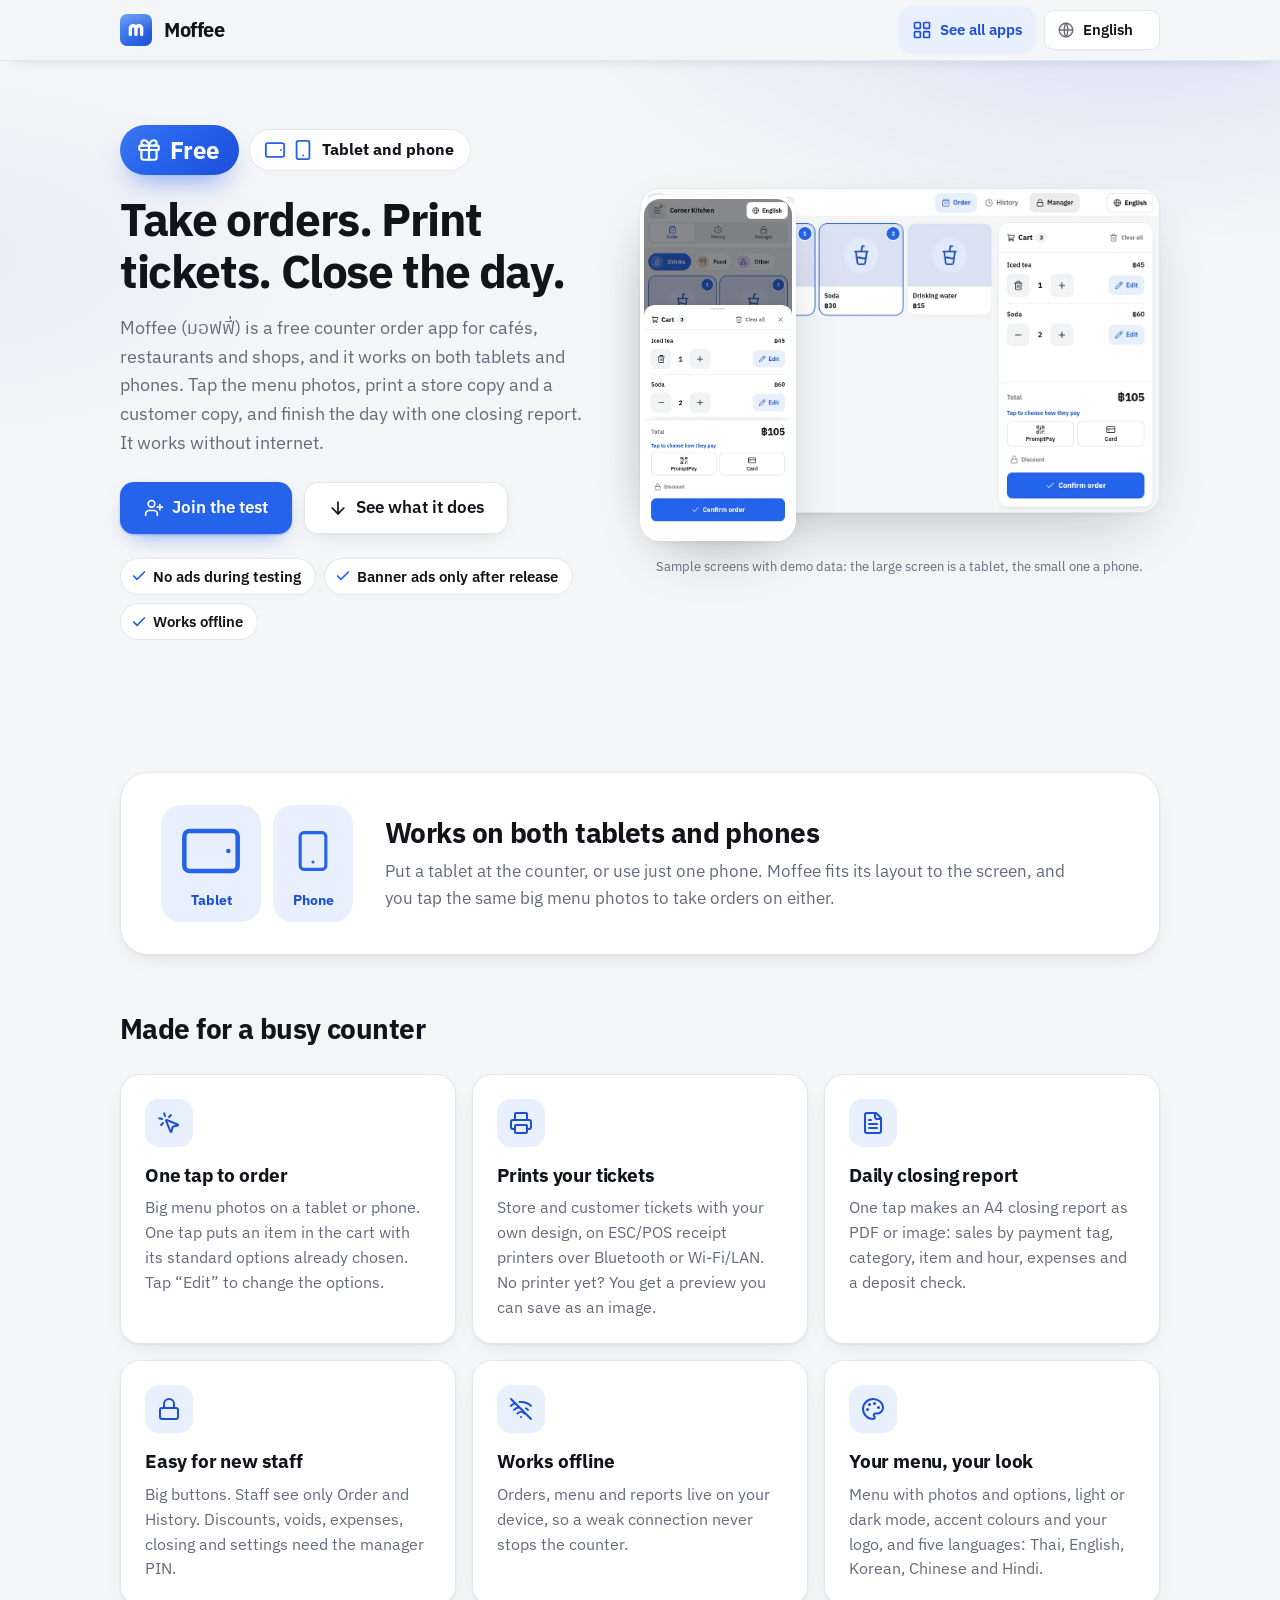
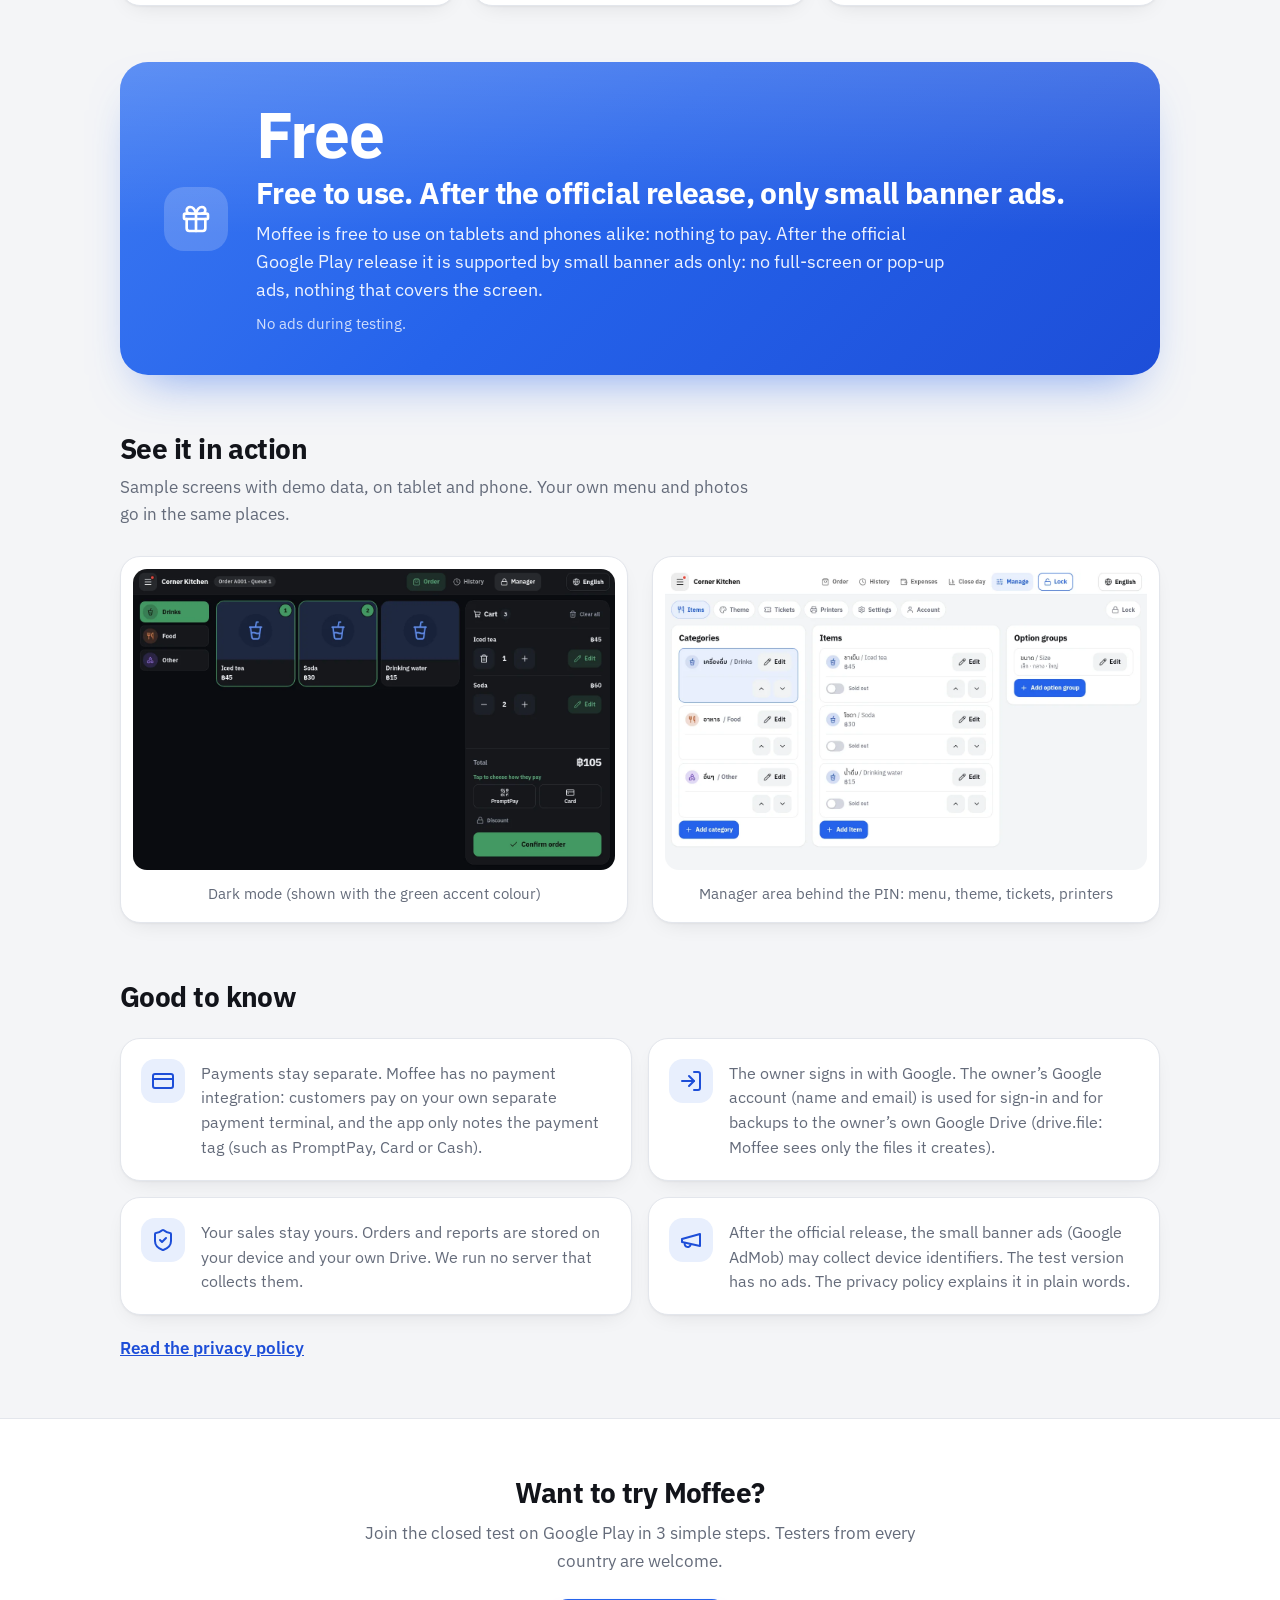
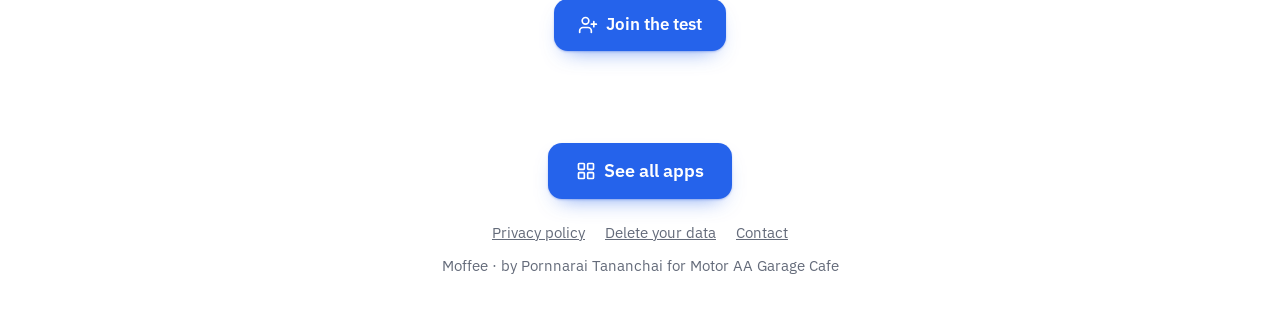
<file: docs/index.html>
<!doctype html>
<html lang="en" data-lang="en">
<head>
<meta charset="utf-8">
<meta name="viewport" content="width=device-width, initial-scale=1, viewport-fit=cover">
<title>Moffee — free counter order app for cafés, restaurants and shops</title>
<meta name="description" content="Moffee is a free, simple app for tablet and phone: tap menu photos to take orders, print store and customer tickets, and close the day with one A4 report. Works offline. After the official release, only small banner ads. Join the Android test.">
<meta name="robots" content="index, follow">
<meta name="theme-color" content="#f4f5f7" media="(prefers-color-scheme: light)"><meta name="theme-color" content="#0b0c10" media="(prefers-color-scheme: dark)">
<meta name="color-scheme" content="light dark">
<link rel="canonical" href="https://motoraathailand.github.io/moffee-site/">
<meta property="og:type" content="website"><meta property="og:site_name" content="Moffee">
<meta property="og:title" content="Moffee — free counter order app for cafés, restaurants and shops"><meta property="og:description" content="Moffee is a free, simple app for tablet and phone: tap menu photos to take orders, print store and customer tickets, and close the day with one A4 report. Works offline. After the official release, only small banner ads. Join the Android test."><meta property="og:url" content="https://motoraathailand.github.io/moffee-site/"><meta property="og:image" content="https://motoraathailand.github.io/moffee-site/assets/img/og.jpg">
<meta name="twitter:card" content="summary_large_image"><meta name="twitter:title" content="Moffee — free counter order app for cafés, restaurants and shops"><meta name="twitter:description" content="Moffee is a free, simple app for tablet and phone: tap menu photos to take orders, print store and customer tickets, and close the day with one A4 report. Works offline. After the official release, only small banner ads. Join the Android test."><meta name="twitter:image" content="https://motoraathailand.github.io/moffee-site/assets/img/og.jpg">
<link rel="icon" href="assets/icon.svg" type="image/svg+xml"><link rel="icon" href="assets/icon-192.png" sizes="192x192" type="image/png"><link rel="apple-touch-icon" href="assets/apple-touch-icon.png">
<script>/* language first: ?lang= > saved choice > browser language (th/en/ko/zh/hi by primary subtag) > English */
(function(){var L=['th','en','ko','zh','hi'],l='en',x=0,d=document.documentElement;try{var m=/[?&]lang=(\w\w)/.exec(location.search),s=localStorage.getItem('moffee.site.lang'),a=navigator.languages&&navigator.languages.length?navigator.languages:[navigator.language],p='';if(m&&L.indexOf(m[1])>-1){l=m[1];x=1}else if(L.indexOf(s)>-1){l=s;x=1}else for(var i=0;i<a.length;i++){p=String(a[i]||'').toLowerCase().split(/[-_]/)[0];if(L.indexOf(p)>-1){l=p;break}}}catch(e){}window.__L=l;window.__LX=x;d.lang=l==='zh'?'zh-Hans':l;d.setAttribute('data-lang',l);if(l!=='en'){d.className+=' lw';setTimeout(function(){d.className=d.className.replace(/\blw\b/,'')},1500)}})();</script>
<link rel="stylesheet" href="assets/motion.css">
<link rel="stylesheet" href="assets/site.css">
</head>
<body data-page="index" data-lang-root>
<header class="hd"><div class="hd-in"><a class="logo" href="index.html" data-int aria-label="Moffee"><img src="assets/icon.svg" width="32" height="32" alt=""><span>Moffee</span></a><div class="hd-r"><a class="btn soft hubh" data-press data-ripple href="https://motoraathailand.github.io/th" data-aria="hub" aria-label="See all apps"><svg viewBox="0 0 24 24" aria-hidden="true"><rect width="7" height="7" x="3" y="3" rx="1"/><rect width="7" height="7" x="14" y="3" rx="1"/><rect width="7" height="7" x="14" y="14" rx="1"/><rect width="7" height="7" x="3" y="14" rx="1"/></svg><span data-t="hub">See all apps</span></a><label class="lang"><svg viewBox="0 0 24 24" width="18" height="18" fill="none" stroke="currentColor" stroke-width="1.8" stroke-linecap="round" aria-hidden="true"><circle cx="12" cy="12" r="9"/><path d="M3 12h18M12 3c3 3.200 3 14.800 0 18M12 3c-3 3.200-3 14.800 0 18"/></svg><select id="lang" data-aria="langLabel" aria-label="Language"><option value="th">ไทย</option><option value="en" selected>English</option><option value="ko">한국어</option><option value="zh">简体中文</option><option value="hi">हिन्दी</option></select></label></div></div></header>
<main id="main">
<section class="hero"><div class="wrap hero-in">
  <div class="hero-copy" data-stagger>
    <div class="flags"><span class="flag fr"><svg viewBox="0 0 24 24" aria-hidden="true"><rect x="3" y="8" width="18" height="4" rx="1"/><path d="M12 8v13"/><path d="M19 12v7a2 2 0 0 1-2 2H7a2 2 0 0 1-2-2v-7"/><path d="M7.5 8a2.5 2.5 0 0 1 0-5A4.8 8 0 0 1 12 8a4.8 8 0 0 1 4.5-5 2.5 2.5 0 0 1 0 5"/></svg><b data-t="flagFree">Free</b></span><span class="flag dev"><svg viewBox="0 0 24 24" aria-hidden="true"><rect width="20" height="15" x="2" y="4.500" rx="2" ry="2"/><path d="M18.500 12h.01"/></svg><svg viewBox="0 0 24 24" aria-hidden="true"><rect width="14" height="20" x="5" y="2" rx="2" ry="2"/><path d="M12 18h.01"/></svg><span data-t="flagDev">Tablet and phone</span></span></div>
    <h1 data-t="h1">Take orders. Print tickets. Close the day.</h1>
    <p data-t="lead" class="lead">Moffee (มอฟฟี่) is a free counter order app for cafés, restaurants and shops, and it works on both tablets and phones. Tap the menu photos, print a store copy and a customer copy, and finish the day with one closing report. It works without internet.</p>
    <div class="cta"><a class="btn" data-press data-ripple data-int href="join.html"><svg viewBox="0 0 24 24" aria-hidden="true"><path d="M16 21v-2a4 4 0 0 0-4-4H6a4 4 0 0 0-4 4v2"/><circle cx="9" cy="7" r="4"/><line x1="19" x2="19" y1="8" y2="14"/><line x1="22" x2="16" y1="11" y2="11"/></svg><span data-t="ctaJoin">Join the test</span></a><a class="btn ghost" data-press data-ripple href="#features"><svg viewBox="0 0 24 24" aria-hidden="true"><path d="M12 5v14"/><path d="m19 12-7 7-7-7"/></svg><span data-t="ctaMore">See what it does</span></a></div>
    <ul class="chips"><li><svg viewBox="0 0 24 24" aria-hidden="true"><path d="M20 6 9 17l-5-5"/></svg><span data-t="chip1">No ads during testing</span></li><li><svg viewBox="0 0 24 24" aria-hidden="true"><path d="M20 6 9 17l-5-5"/></svg><span data-t="chip2">Banner ads only after release</span></li><li><svg viewBox="0 0 24 24" aria-hidden="true"><path d="M20 6 9 17l-5-5"/></svg><span data-t="chip3">Works offline</span></li></ul>
  </div>
  <div class="hero-vis m-rise">
    <div class="stage">
      <figure class="dev tablet"><img src="assets/img/shot-order-light.webp" width="1280" height="800" alt="The Moffee order screen on a tablet in light mode: item photos in the middle, the cart and the Confirm order button on the right" data-alt="shotAlt" fetchpriority="high"></figure>
      <figure class="dev phone"><img src="assets/img/shot-cart-phone.webp" width="412" height="915" alt="The Moffee cart on a phone: two items with quantity buttons, payment tags and the Confirm order button" data-alt="shotAlt2"></figure>
    </div>
    <p data-t="shotCap" class="cap">Sample screens with demo data: the large screen is a tablet, the small one a phone.</p>
  </div>
</div></section>
<section class="s devs"><div class="wrap">
  <div class="devcard" data-reveal><div class="devicons"><span class="di"><svg viewBox="0 0 24 24" aria-hidden="true"><rect width="20" height="15" x="2" y="4.500" rx="2" ry="2"/><path d="M18.500 12h.01"/></svg><em data-t="devT">Tablet</em></span><span class="di"><svg viewBox="0 0 24 24" aria-hidden="true"><rect width="14" height="20" x="5" y="2" rx="2" ry="2"/><path d="M12 18h.01"/></svg><em data-t="devP">Phone</em></span></div><div><h2 data-t="devH">Works on both tablets and phones</h2><p data-t="devD">Put a tablet at the counter, or use just one phone. Moffee fits its layout to the screen, and you tap the same big menu photos to take orders on either.</p></div></div>
</div></section>
<section class="s" id="features"><div class="wrap">
  <h2 data-t="featH">Made for a busy counter</h2>
  <ul class="grid"><li class="card" data-reveal style="--i:0"><div class="ic"><svg viewBox="0 0 24 24" aria-hidden="true"><path d="M14 4.1 12 6"/><path d="m5.1 8-2.9-.8"/><path d="m6 12-1.9 2"/><path d="M7.2 2.2 8 5.1"/><path d="M9.037 9.69a.498.498 0 0 1 .653-.653l11 4.5a.5.5 0 0 1-.074.949l-4.349 1.041a1 1 0 0 0-.74.739l-1.04 4.35a.5.5 0 0 1-.95.074z"/></svg></div><h3 data-t="f1t">One tap to order</h3><p data-t="f1d">Big menu photos on a tablet or phone. One tap puts an item in the cart with its standard options already chosen. Tap “Edit” to change the options.</p></li><li class="card" data-reveal style="--i:1"><div class="ic"><svg viewBox="0 0 24 24" aria-hidden="true"><path d="M6 18H4a2 2 0 0 1-2-2v-5a2 2 0 0 1 2-2h16a2 2 0 0 1 2 2v5a2 2 0 0 1-2 2h-2"/><path d="M6 9V3a1 1 0 0 1 1-1h10a1 1 0 0 1 1 1v6"/><rect x="6" y="14" width="12" height="8" rx="1"/></svg></div><h3 data-t="f2t">Prints your tickets</h3><p data-t="f2d">Store and customer tickets with your own design, on ESC/POS receipt printers over Bluetooth or Wi-Fi/LAN. No printer yet? You get a preview you can save as an image.</p></li><li class="card" data-reveal style="--i:2"><div class="ic"><svg viewBox="0 0 24 24" aria-hidden="true"><path d="M15 2H6a2 2 0 0 0-2 2v16a2 2 0 0 0 2 2h12a2 2 0 0 0 2-2V7Z"/><path d="M14 2v4a2 2 0 0 0 2 2h4"/><path d="M16 13H8"/><path d="M16 17H8"/><path d="M10 9H8"/></svg></div><h3 data-t="f3t">Daily closing report</h3><p data-t="f3d">One tap makes an A4 closing report as PDF or image: sales by payment tag, category, item and hour, expenses and a deposit check.</p></li><li class="card" data-reveal style="--i:0"><div class="ic"><svg viewBox="0 0 24 24" aria-hidden="true"><rect width="18" height="11" x="3" y="11" rx="2" ry="2"/><path d="M7 11V7a5 5 0 0 1 10 0v4"/></svg></div><h3 data-t="f4t">Easy for new staff</h3><p data-t="f4d">Big buttons. Staff see only Order and History. Discounts, voids, expenses, closing and settings need the manager PIN.</p></li><li class="card" data-reveal style="--i:1"><div class="ic"><svg viewBox="0 0 24 24" aria-hidden="true"><path d="M12 20h.01"/><path d="M8.5 16.429a5 5 0 0 1 7 0"/><path d="M5 12.859a10 10 0 0 1 5.17-2.69"/><path d="M19 12.859a10 10 0 0 0-2.007-1.523"/><path d="M2 8.82a15 15 0 0 1 4.177-2.643"/><path d="M22 8.82a15 15 0 0 0-11.288-3.764"/><path d="m2 2 20 20"/></svg></div><h3 data-t="f5t">Works offline</h3><p data-t="f5d">Orders, menu and reports live on your device, so a weak connection never stops the counter.</p></li><li class="card" data-reveal style="--i:2"><div class="ic"><svg viewBox="0 0 24 24" aria-hidden="true"><circle cx="13.5" cy="6.5" r=".5" fill="currentColor"/><circle cx="17.5" cy="10.5" r=".5" fill="currentColor"/><circle cx="8.5" cy="7.5" r=".5" fill="currentColor"/><circle cx="6.5" cy="12.5" r=".5" fill="currentColor"/><path d="M12 2C6.5 2 2 6.5 2 12s4.5 10 10 10c.926 0 1.648-.746 1.648-1.688 0-.437-.18-.835-.437-1.125-.29-.289-.438-.652-.438-1.125a1.64 1.64 0 0 1 1.668-1.668h1.996c3.051 0 5.555-2.503 5.555-5.554C21.965 6.012 17.461 2 12 2z"/></svg></div><h3 data-t="f6t">Your menu, your look</h3><p data-t="f6d">Menu with photos and options, light or dark mode, accent colours and your logo, and five languages: Thai, English, Korean, Chinese and Hindi.</p></li></ul>
</div></section>
<section class="s"><div class="wrap">
  <div class="free" data-reveal><div class="ic"><svg viewBox="0 0 24 24" aria-hidden="true"><rect x="3" y="8" width="18" height="4" rx="1"/><path d="M12 8v13"/><path d="M19 12v7a2 2 0 0 1-2 2H7a2 2 0 0 1-2-2v-7"/><path d="M7.5 8a2.5 2.5 0 0 1 0-5A4.8 8 0 0 1 12 8a4.8 8 0 0 1 4.5-5 2.5 2.5 0 0 1 0 5"/></svg></div><div><p data-t="freeBig" class="fbig">Free</p><h2 data-t="freeH">Free to use. After the official release, only small banner ads.</h2><p data-t="freeD">Moffee is free to use on tablets and phones alike: nothing to pay. After the official Google Play release it is supported by small banner ads only: no full-screen or pop-up ads, nothing that covers the screen.</p><p data-t="freeN" class="fn">No ads during testing.</p></div></div>
</div></section>
<section class="s"><div class="wrap">
  <h2 data-t="shotsH">See it in action</h2><p data-t="shotsD" class="sub">Sample screens with demo data, on tablet and phone. Your own menu and photos go in the same places.</p>
  <div class="shots"><figure data-reveal><img src="assets/img/shot-order-dark.webp" width="1280" height="800" loading="lazy" alt="The order screen on a tablet in dark mode" data-alt="s4a"><figcaption data-t="s4c">Dark mode (shown with the green accent colour)</figcaption></figure><figure data-reveal style="--i:1"><img src="assets/img/shot-manager.webp" width="1280" height="800" loading="lazy" alt="The manager area on a tablet showing categories, items and option groups" data-alt="s3a"><figcaption data-t="s3c">Manager area behind the PIN: menu, theme, tickets, printers</figcaption></figure></div>
</div></section>
<section class="s"><div class="wrap">
  <h2 data-t="goodH">Good to know</h2>
  <ul class="good"><li data-reveal style="--i:0"><div class="ic"><svg viewBox="0 0 24 24" aria-hidden="true"><rect width="20" height="14" x="2" y="5" rx="2"/><line x1="2" x2="22" y1="10" y2="10"/></svg></div><span data-t="good1">Payments stay separate. Moffee has no payment integration: customers pay on your own separate payment terminal, and the app only notes the payment tag (such as PromptPay, Card or Cash).</span></li><li data-reveal style="--i:1"><div class="ic"><svg viewBox="0 0 24 24" aria-hidden="true"><path d="M15 3h4a2 2 0 0 1 2 2v14a2 2 0 0 1-2 2h-4"/><path d="m10 17 5-5-5-5"/><path d="M15 12H3"/></svg></div><span data-t="good2">The owner signs in with Google. The owner’s Google account (name and email) is used for sign-in and for backups to the owner’s own Google Drive (drive.file: Moffee sees only the files it creates).</span></li><li data-reveal style="--i:0"><div class="ic"><svg viewBox="0 0 24 24" aria-hidden="true"><path d="M20 13c0 5-3.5 7.5-7.66 8.95a1 1 0 0 1-.67-.01C7.5 20.5 4 18 4 13V6a1 1 0 0 1 1-1c2 0 4.5-1.2 6.24-2.72a1.17 1.17 0 0 1 1.52 0C14.51 3.81 17 5 19 5a1 1 0 0 1 1 1z"/><path d="m9 12 2 2 4-4"/></svg></div><span data-t="good3">Your sales stay yours. Orders and reports are stored on your device and your own Drive. We run no server that collects them.</span></li><li data-reveal style="--i:1"><div class="ic"><svg viewBox="0 0 24 24" aria-hidden="true"><path d="m3 11 18-5v12L3 14v-3z"/><path d="M11.6 16.8a3 3 0 1 1-5.8-1.6"/></svg></div><span data-t="good4">After the official release, the small banner ads (Google AdMob) may collect device identifiers. The test version has no ads. The privacy policy explains it in plain words.</span></li></ul>
  <p class="linkrow"><a href="privacy.html" data-int data-t="trustLink">Read the privacy policy</a></p>
</div></section>
<section class="joincta"><div class="wrap">
  <h2 data-t="joinH">Want to try Moffee?</h2><p data-t="joinD">Join the closed test on Google Play in 3 simple steps. Testers from every country are welcome.</p>
  <a class="btn" data-press data-ripple data-int href="join.html"><svg viewBox="0 0 24 24" aria-hidden="true"><path d="M16 21v-2a4 4 0 0 0-4-4H6a4 4 0 0 0-4 4v2"/><circle cx="9" cy="7" r="4"/><line x1="19" x2="19" y1="8" y2="14"/><line x1="22" x2="16" y1="11" y2="11"/></svg><span data-t="joinB">Join the test</span></a>
</div></section>
</main>
<footer class="ft"><div class="wrap"><div class="hubwrap"><a class="btn hub" data-press data-ripple href="https://motoraathailand.github.io/th"><svg viewBox="0 0 24 24" aria-hidden="true"><rect width="7" height="7" x="3" y="3" rx="1"/><rect width="7" height="7" x="14" y="3" rx="1"/><rect width="7" height="7" x="14" y="14" rx="1"/><rect width="7" height="7" x="3" y="14" rx="1"/></svg><span data-t="hub">See all apps</span></a></div><div class="links"><a href="privacy.html" data-int data-t="privacy">Privacy policy</a><a href="delete-account.html" data-int data-t="del">Delete your data</a><a href="mailto:motoraathailand@gmail.com" data-t="contact">Contact</a></div><p data-t="made">Moffee · by Pornnarai Tananchai for Motor AA Garage Cafe</p></div></footer>
<script src="assets/strings.js"></script>
<script src="assets/motion.js"></script>
<script src="assets/site.js"></script>
</body>
</html>
</file>
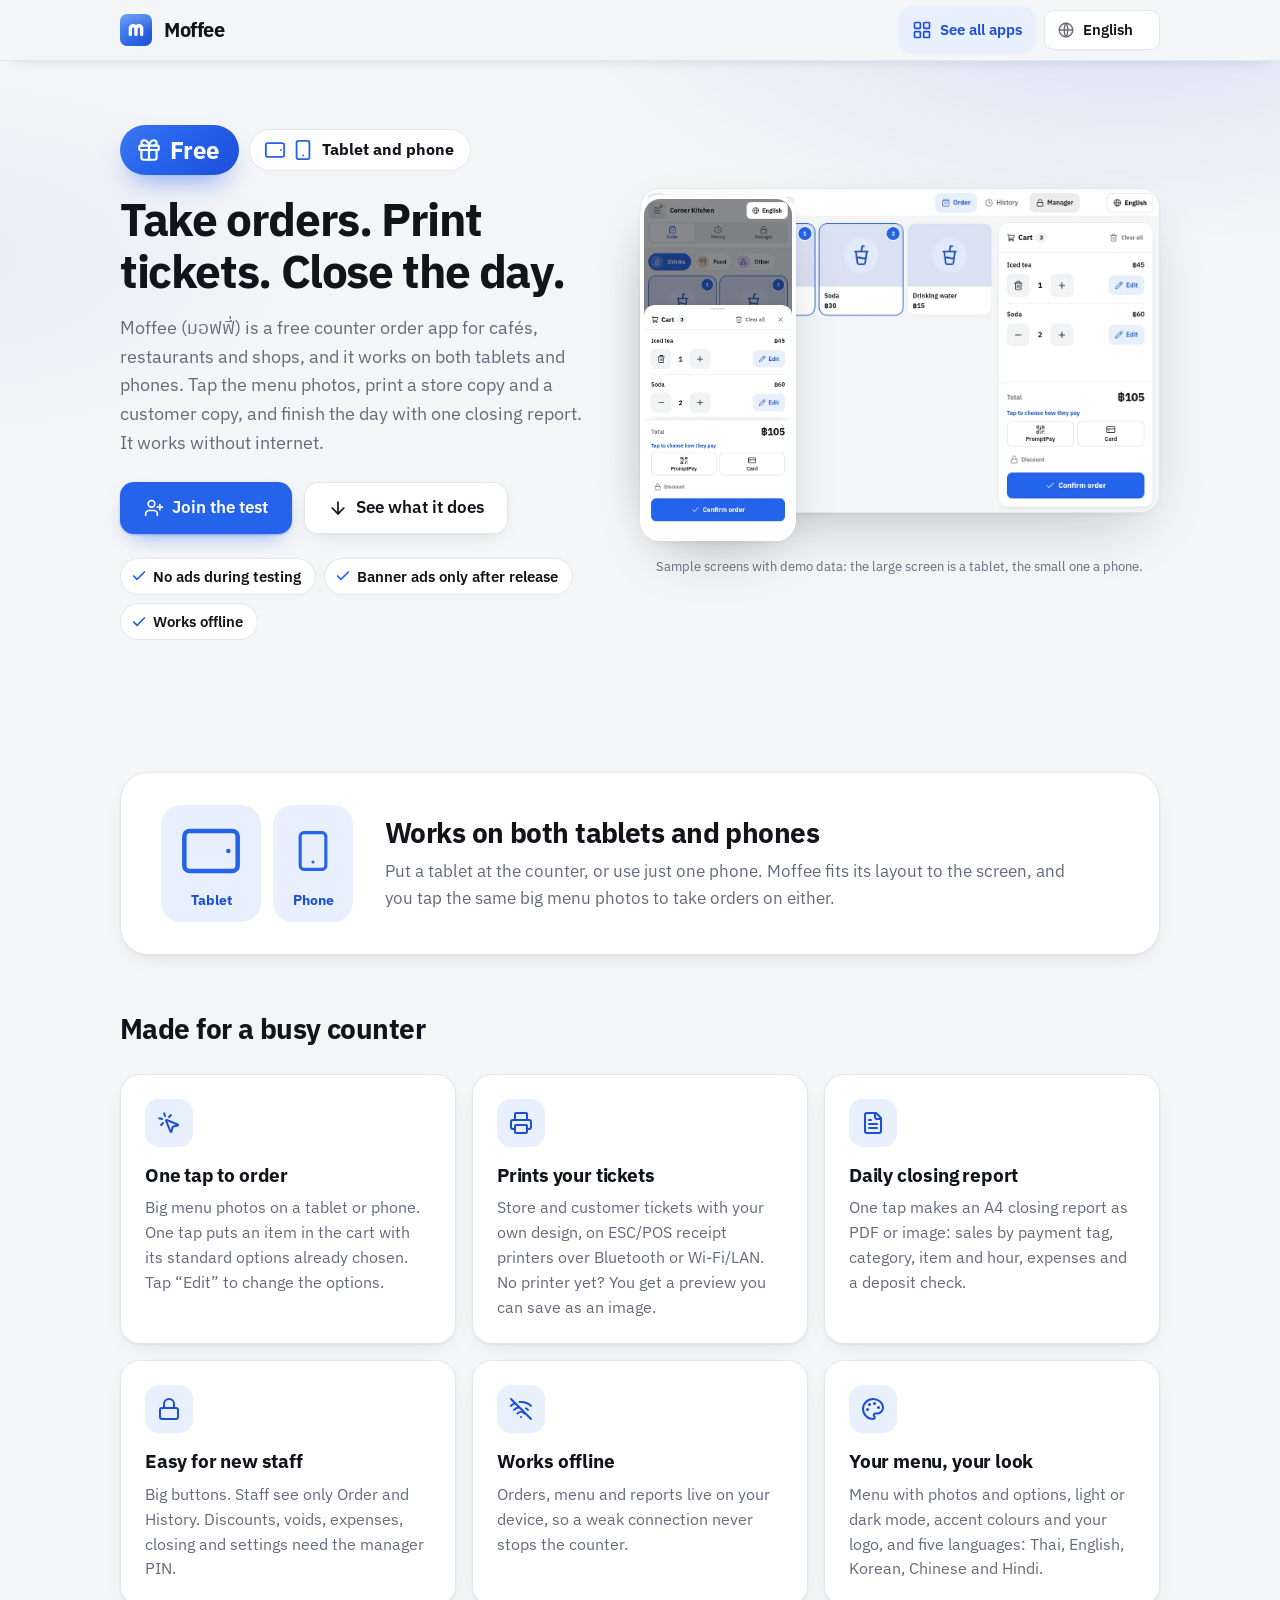
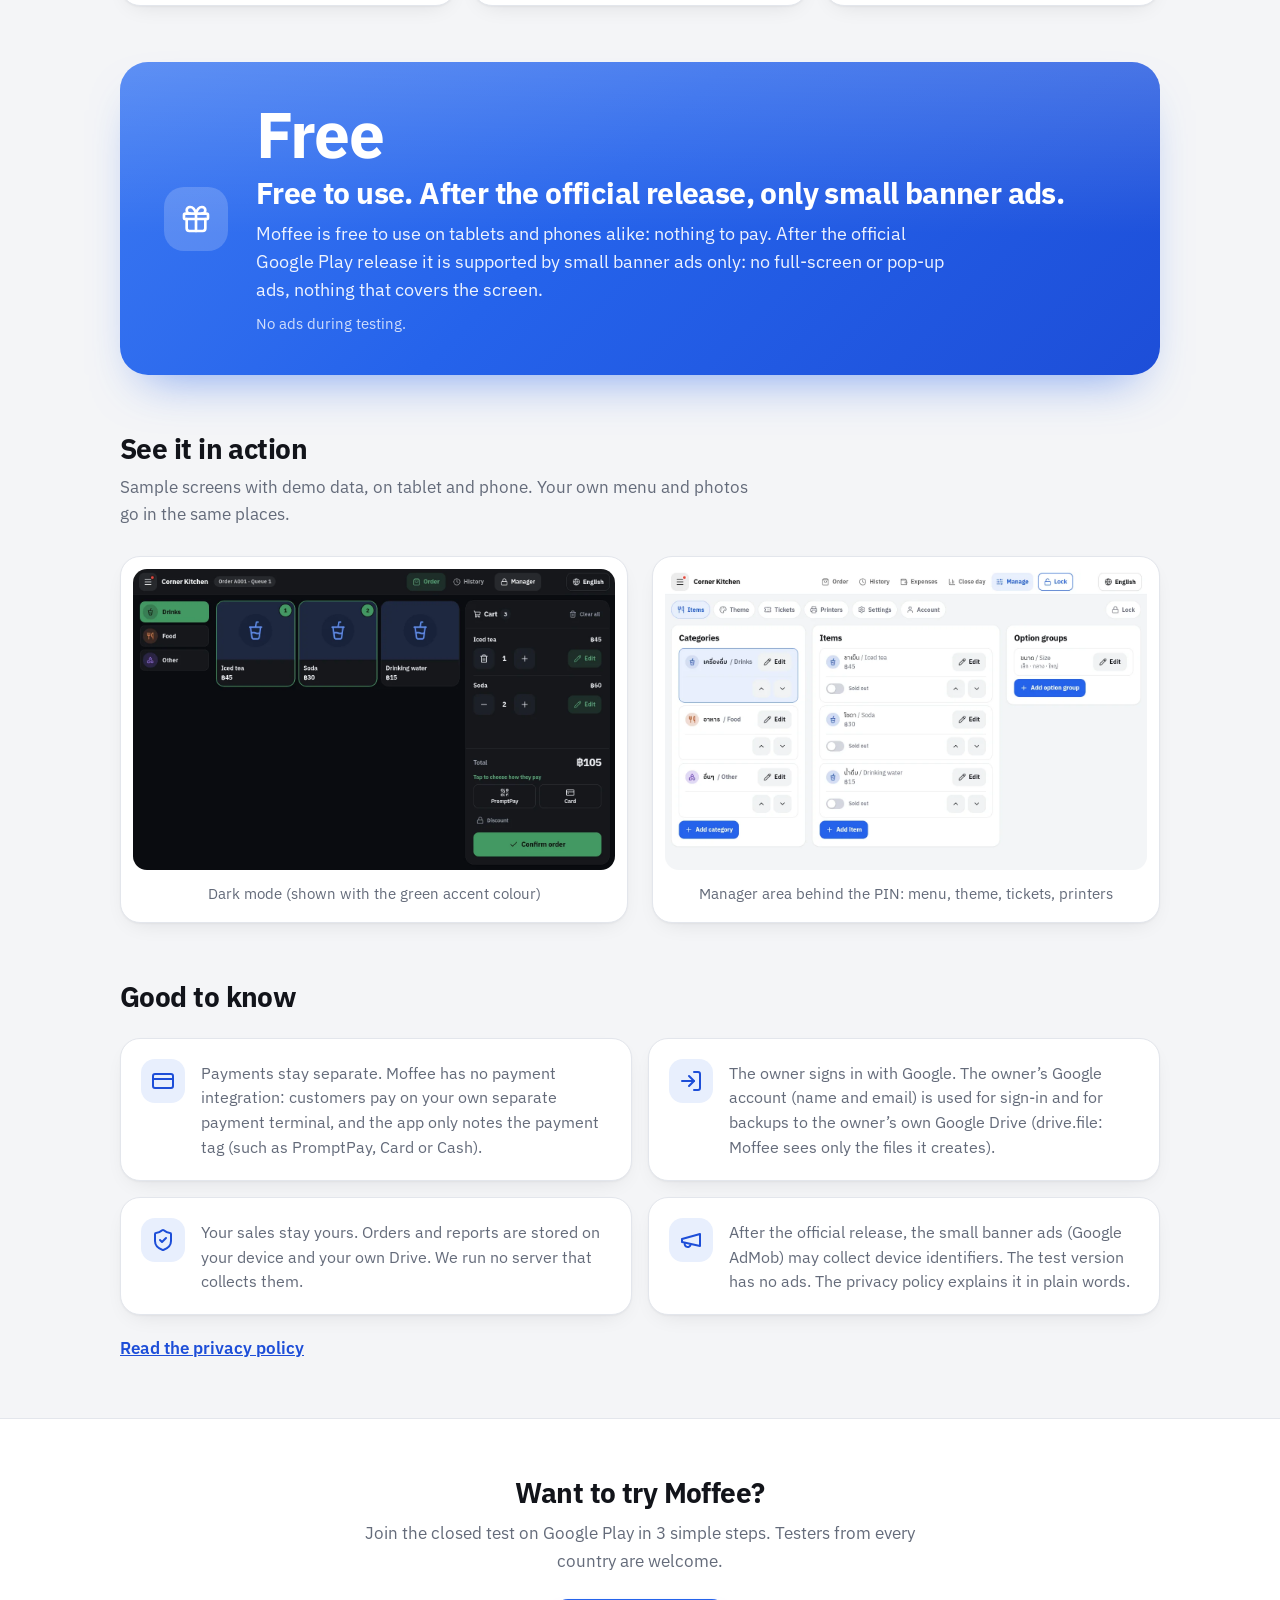
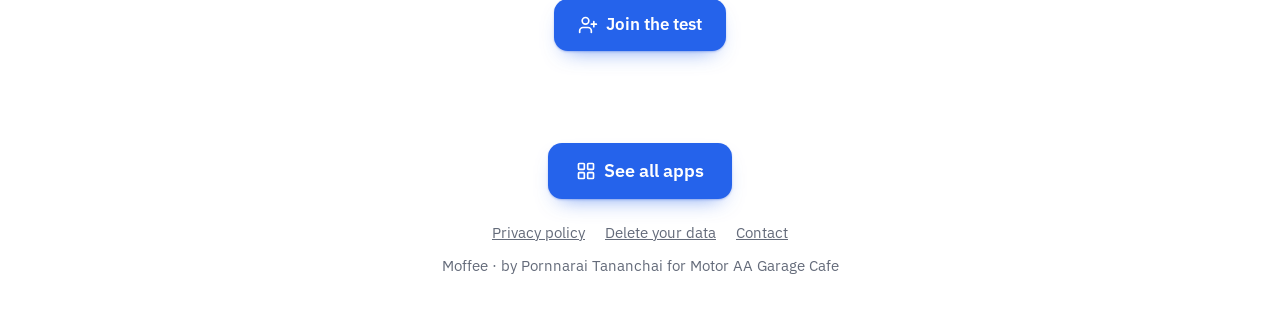
<file: docs/about/index.html>
<!doctype html><html lang="en"><head><meta charset="utf-8"><title>Moffee</title><meta name="robots" content="noindex"><link rel="canonical" href="https://motoraathailand.github.io/moffee-site/"><meta http-equiv="refresh" content="0; url=../"><script>location.replace('../'+location.search+location.hash)</script></head><body><p><a href="../">Moffee</a></p></body></html>
</file>
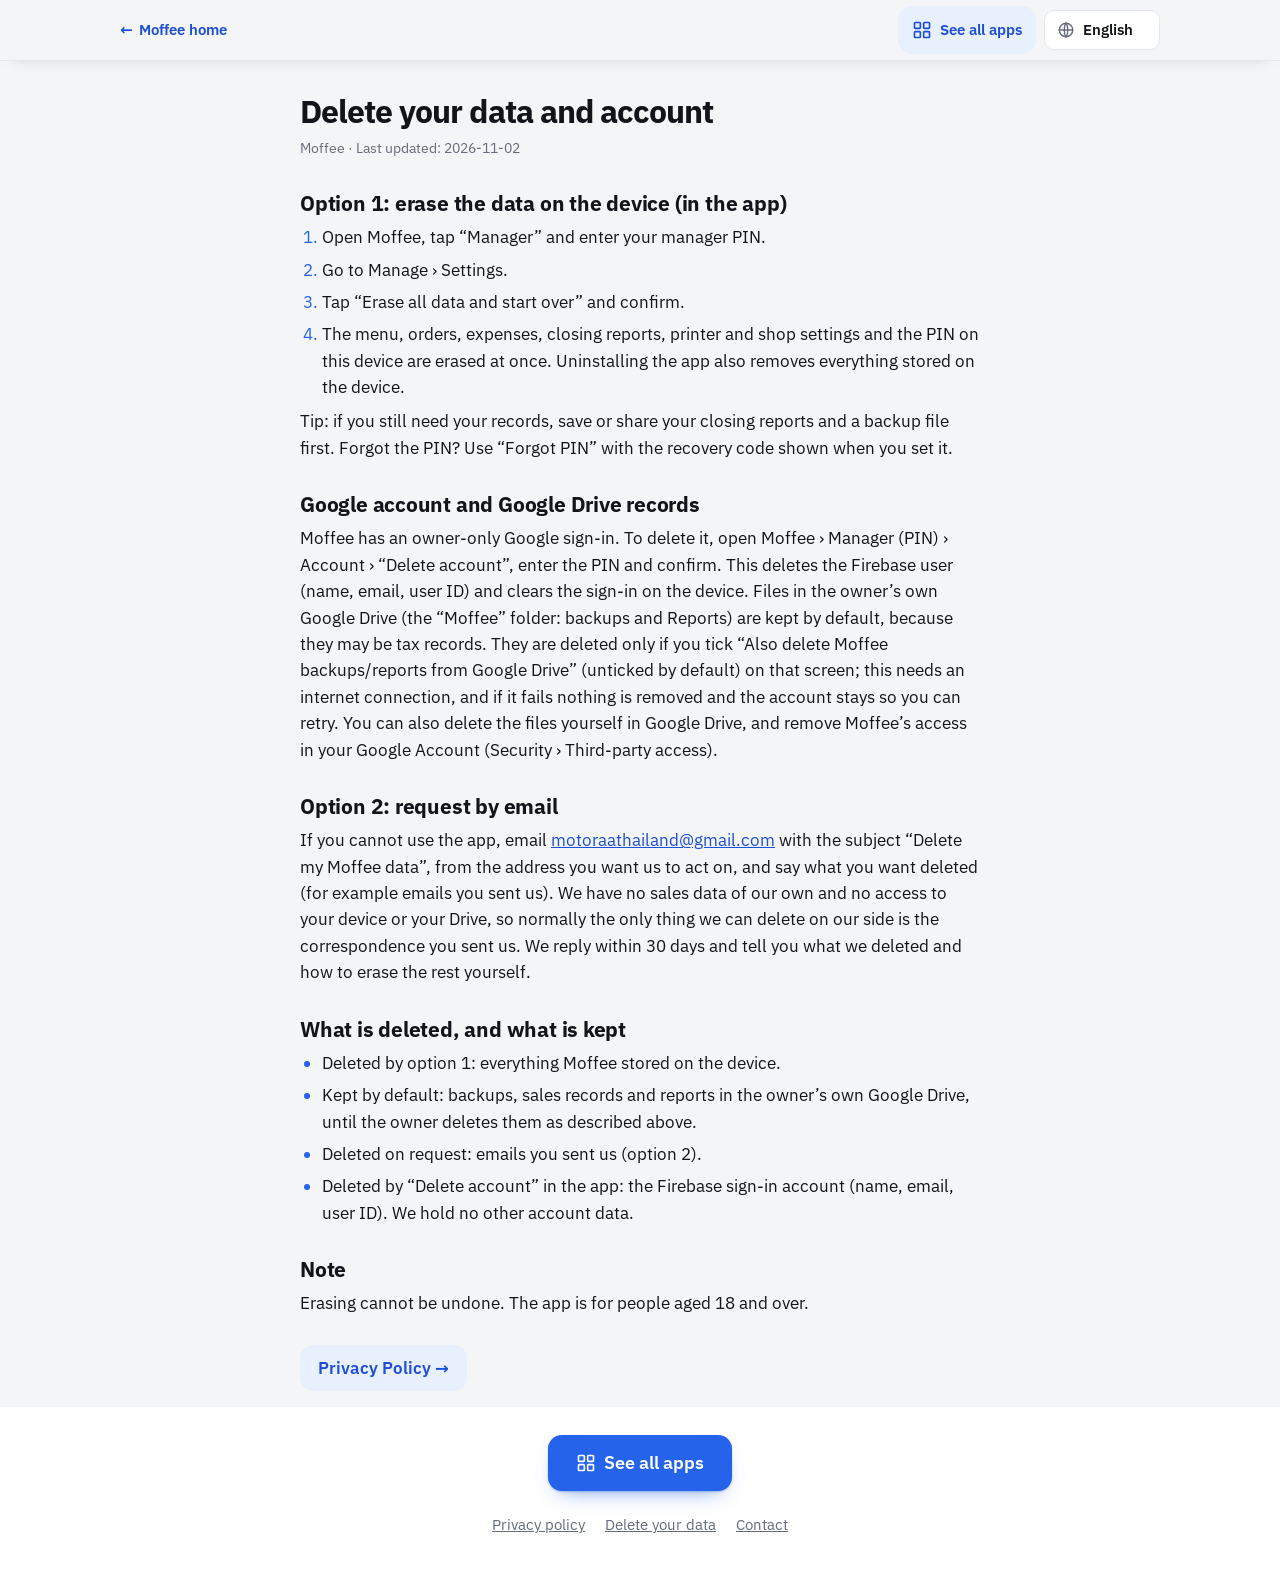
<file: docs/delete-account.html>
<!doctype html>
<html lang="en" data-lang="en">
<head>
<meta charset="utf-8">
<meta name="viewport" content="width=device-width, initial-scale=1, viewport-fit=cover">
<title>Delete your data and account — Moffee</title>
<meta name="description" content="Delete your data and account — Moffee. Last updated: 2026-11-02">
<meta name="robots" content="index, follow">
<meta name="theme-color" content="#f4f5f7" media="(prefers-color-scheme: light)"><meta name="theme-color" content="#0b0c10" media="(prefers-color-scheme: dark)">
<meta name="color-scheme" content="light dark">
<link rel="canonical" href="https://motoraathailand.github.io/moffee-site/delete-account.html">
<meta property="og:type" content="website"><meta property="og:site_name" content="Moffee">
<meta property="og:title" content="Delete your data and account — Moffee"><meta property="og:description" content="Delete your data and account — Moffee. Last updated: 2026-11-02"><meta property="og:url" content="https://motoraathailand.github.io/moffee-site/delete-account.html"><meta property="og:image" content="https://motoraathailand.github.io/moffee-site/assets/img/og.jpg">
<meta name="twitter:card" content="summary_large_image"><meta name="twitter:title" content="Delete your data and account — Moffee"><meta name="twitter:description" content="Delete your data and account — Moffee. Last updated: 2026-11-02"><meta name="twitter:image" content="https://motoraathailand.github.io/moffee-site/assets/img/og.jpg">
<link rel="icon" href="assets/icon.svg" type="image/svg+xml"><link rel="icon" href="assets/icon-192.png" sizes="192x192" type="image/png"><link rel="apple-touch-icon" href="assets/apple-touch-icon.png">
<script>/* language first: ?lang= > saved choice > browser language (th/en/ko/zh/hi by primary subtag) > English */
(function(){var L=['th','en','ko','zh','hi'],l='en',x=0,d=document.documentElement;try{var m=/[?&]lang=(\w\w)/.exec(location.search),s=localStorage.getItem('moffee.site.lang'),a=navigator.languages&&navigator.languages.length?navigator.languages:[navigator.language],p='';if(m&&L.indexOf(m[1])>-1){l=m[1];x=1}else if(L.indexOf(s)>-1){l=s;x=1}else for(var i=0;i<a.length;i++){p=String(a[i]||'').toLowerCase().split(/[-_]/)[0];if(L.indexOf(p)>-1){l=p;break}}}catch(e){}window.__L=l;window.__LX=x;d.lang=l==='zh'?'zh-Hans':l;d.setAttribute('data-lang',l);if(l!=='en'){d.className+=' lw';setTimeout(function(){d.className=d.className.replace(/\blw\b/,'')},1500)}})();</script>
<link rel="stylesheet" href="assets/motion.css">
<link rel="stylesheet" href="assets/site.css">
</head>
<body data-page="delete" data-lang-root>
<header class="hd"><div class="hd-in"><a class="back" href="index.html" data-int>← <span data-t="home">Moffee home</span></a><div class="hd-r"><a class="btn soft hubh" data-press data-ripple href="https://motoraathailand.github.io/th" data-aria="hub" aria-label="See all apps"><svg viewBox="0 0 24 24" aria-hidden="true"><rect width="7" height="7" x="3" y="3" rx="1"/><rect width="7" height="7" x="14" y="3" rx="1"/><rect width="7" height="7" x="14" y="14" rx="1"/><rect width="7" height="7" x="3" y="14" rx="1"/></svg><span data-t="hub">See all apps</span></a><label class="lang"><svg viewBox="0 0 24 24" width="18" height="18" fill="none" stroke="currentColor" stroke-width="1.8" stroke-linecap="round" aria-hidden="true"><circle cx="12" cy="12" r="9"/><path d="M3 12h18M12 3c3 3.200 3 14.800 0 18M12 3c-3 3.200-3 14.800 0 18"/></svg><select id="lang" data-aria="langLabel" aria-label="Language"><option value="th">ไทย</option><option value="en" selected>English</option><option value="ko">한국어</option><option value="zh">简体中文</option><option value="hi">हिन्दी</option></select></label></div></div></header>
<main id="main" class="wrap narrow legal delete">
<section class="lg" lang="th" id="s-th"><h1>ขอลบข้อมูลและบัญชี</h1><p class="meta">Moffee · อัปเดตล่าสุด: 2026-11-02</p><h2>วิธีที่ 1: ลบข้อมูลในเครื่อง (ในแอป)</h2><ol><li>เปิด Moffee กด “ผู้จัดการ” แล้วใส่ PIN ผู้จัดการ</li><li>ไปที่ จัดการร้าน › ตั้งค่า</li><li>กด “ล้างข้อมูลทั้งหมดและเริ่มใหม่” แล้วยืนยัน</li><li>เมนู ออเดอร์ ค่าใช้จ่าย รายงานปิดยอด การตั้งค่าเครื่องพิมพ์และร้าน และ PIN ในเครื่องนี้จะถูกลบทันที การถอนการติดตั้งแอปก็ลบทุกอย่างที่เก็บในเครื่องเช่นกัน</li></ol><p>เคล็ดลับ: ถ้ายังต้องใช้ข้อมูล ให้บันทึกหรือแชร์รายงานปิดยอดและไฟล์สำรองข้อมูลไว้ก่อน ลืม PIN? ใช้ “ลืม PIN” กับรหัสกู้คืนที่แสดงตอนตั้ง PIN</p><h2>บัญชี Google และข้อมูลใน Google Drive</h2><p>Moffee มีการเข้าสู่ระบบด้วย Google เฉพาะเจ้าของร้าน การลบ: เปิด Moffee › ผู้จัดการ (PIN) › บัญชี › “ลบบัญชี” ใส่ PIN แล้วยืนยัน ระบบจะลบผู้ใช้ Firebase (ชื่อ อีเมล รหัสผู้ใช้) และล้างการเข้าสู่ระบบในเครื่อง ไฟล์ใน Google Drive ของเจ้าของเอง (โฟลเดอร์ “Moffee”: ไฟล์สำรองและ Reports) จะถูกเก็บไว้เป็นค่าเริ่มต้น เพราะอาจเป็นเอกสารทางภาษี จะลบก็ต่อเมื่อคุณติ๊ก “ลบข้อมูลสำรอง/รายงานของ Moffee ออกจาก Google Drive ด้วย” (ไม่ติ๊กเป็นค่าเริ่มต้น) ในหน้านั้น ต้องต่ออินเทอร์เน็ต และถ้าล้มเหลวจะไม่มีอะไรถูกลบและบัญชียังอยู่เพื่อให้ลองใหม่ คุณลบไฟล์เองใน Google Drive และเพิกถอนสิทธิ์ของ Moffee ในบัญชี Google ได้ (ความปลอดภัย › การเข้าถึงของบุคคลที่สาม)</p><h2>วิธีที่ 2: ขอทางอีเมล</h2><p>ถ้าใช้แอปไม่ได้ ส่งอีเมลถึง <a href="mailto:motoraathailand@gmail.com">motoraathailand@gmail.com</a> หัวข้อ “ขอลบข้อมูล Moffee” จากอีเมลที่ต้องการให้เราดำเนินการ และบอกว่าต้องการลบอะไร (เช่น อีเมลที่คุณเคยส่งถึงเรา) เราไม่มีข้อมูลการขายของเราเอง และเข้าถึงเครื่องหรือ Drive ของคุณไม่ได้ โดยปกติสิ่งเดียวที่เราลบได้ฝั่งเราคือข้อความที่คุณส่งมา เราตอบภายใน 30 วัน พร้อมบอกว่าลบอะไรไปและวิธีลบส่วนที่เหลือด้วยตัวเอง</p><h2>อะไรถูกลบ และอะไรถูกเก็บไว้</h2><ul><li>ลบด้วยวิธีที่ 1: ทุกอย่างที่ Moffee เก็บไว้ในเครื่อง</li><li>เก็บไว้เป็นค่าเริ่มต้น: ไฟล์สำรอง บันทึกการขาย และรายงานใน Google Drive ของเจ้าของเอง จนกว่าเจ้าของจะลบตามที่อธิบายข้างต้น</li><li>ลบเมื่อร้องขอ: อีเมลที่คุณส่งถึงเรา (วิธีที่ 2)</li><li>ลบด้วย “ลบบัญชี” ในแอป: บัญชีเข้าสู่ระบบ Firebase (ชื่อ อีเมล รหัสผู้ใช้) เราไม่มีข้อมูลบัญชีอื่น</li></ul><h2>หมายเหตุ</h2><p>การลบทำย้อนกลับไม่ได้ แอปนี้สำหรับผู้ที่มีอายุ 18 ปีขึ้นไป</p><p class="links"><a href="privacy.html" data-int>นโยบายความเป็นส่วนตัว →</a></p></section>
<section class="lg" lang="en" id="s-en"><h1>Delete your data and account</h1><p class="meta">Moffee · Last updated: 2026-11-02</p><h2>Option 1: erase the data on the device (in the app)</h2><ol><li>Open Moffee, tap “Manager” and enter your manager PIN.</li><li>Go to Manage › Settings.</li><li>Tap “Erase all data and start over” and confirm.</li><li>The menu, orders, expenses, closing reports, printer and shop settings and the PIN on this device are erased at once. Uninstalling the app also removes everything stored on the device.</li></ol><p>Tip: if you still need your records, save or share your closing reports and a backup file first. Forgot the PIN? Use “Forgot PIN” with the recovery code shown when you set it.</p><h2>Google account and Google Drive records</h2><p>Moffee has an owner-only Google sign-in. To delete it, open Moffee › Manager (PIN) › Account › “Delete account”, enter the PIN and confirm. This deletes the Firebase user (name, email, user ID) and clears the sign-in on the device. Files in the owner’s own Google Drive (the “Moffee” folder: backups and Reports) are kept by default, because they may be tax records. They are deleted only if you tick “Also delete Moffee backups/reports from Google Drive” (unticked by default) on that screen; this needs an internet connection, and if it fails nothing is removed and the account stays so you can retry. You can also delete the files yourself in Google Drive, and remove Moffee’s access in your Google Account (Security › Third-party access).</p><h2>Option 2: request by email</h2><p>If you cannot use the app, email <a href="mailto:motoraathailand@gmail.com">motoraathailand@gmail.com</a> with the subject “Delete my Moffee data”, from the address you want us to act on, and say what you want deleted (for example emails you sent us). We have no sales data of our own and no access to your device or your Drive, so normally the only thing we can delete on our side is the correspondence you sent us. We reply within 30 days and tell you what we deleted and how to erase the rest yourself.</p><h2>What is deleted, and what is kept</h2><ul><li>Deleted by option 1: everything Moffee stored on the device.</li><li>Kept by default: backups, sales records and reports in the owner’s own Google Drive, until the owner deletes them as described above.</li><li>Deleted on request: emails you sent us (option 2).</li><li>Deleted by “Delete account” in the app: the Firebase sign-in account (name, email, user ID). We hold no other account data.</li></ul><h2>Note</h2><p>Erasing cannot be undone. The app is for people aged 18 and over.</p><p class="links"><a href="privacy.html" data-int>Privacy Policy →</a></p></section>
<section class="lg" lang="ko" id="s-ko"><h1>데이터 및 계정 삭제</h1><p class="meta">Moffee · 최종 업데이트: 2026-11-02</p><h2>방법 1: 기기의 데이터 지우기 (앱에서)</h2><ol><li>Moffee를 열고 “매니저”를 눌러 매니저 PIN을 입력합니다.</li><li>관리 › 설정으로 갑니다.</li><li>“모든 데이터 지우고 새로 시작”을 누르고 확인합니다.</li><li>이 기기의 메뉴, 주문, 지출, 마감 리포트, 프린터·가게 설정과 PIN이 즉시 지워집니다. 앱을 삭제해도 기기에 저장된 모든 것이 함께 지워집니다.</li></ol><p>팁: 기록이 더 필요하면 먼저 마감 리포트와 백업 파일을 저장하거나 공유해 두세요. PIN을 잊었다면 PIN을 만들 때 보여 준 복구 코드로 “PIN을 잊었어요”를 사용하세요.</p><h2>Google 계정과 Google Drive 기록</h2><p>Moffee에는 사장님 전용 Google 로그인이 있습니다. 삭제하려면 Moffee › 관리자(PIN) › 계정 › “계정 삭제”에서 PIN을 입력하고 확인하세요. Firebase 사용자(이름, 이메일, 사용자 ID)가 삭제되고 기기의 로그인 정보도 지워집니다. 사장님 본인의 Google Drive(“Moffee” 폴더: 백업과 Reports)에 있는 파일은 세무 자료일 수 있어 기본으로 보관됩니다. 같은 화면에서 “Google Drive의 Moffee 백업/리포트도 함께 삭제”(기본은 체크 해제)를 체크할 때만 삭제되며, 인터넷 연결이 필요하고 실패하면 아무것도 지워지지 않고 계정도 유지되어 다시 시도할 수 있습니다. Google Drive에서 직접 파일을 지우거나 Google 계정(보안 › 서드파티 액세스)에서 Moffee의 접근 권한을 없앨 수도 있습니다.</p><h2>방법 2: 이메일로 요청</h2><p>앱을 쓸 수 없다면 처리를 원하는 주소로 <a href="mailto:motoraathailand@gmail.com">motoraathailand@gmail.com</a>에 “Moffee 데이터 삭제 요청”이라는 제목으로 메일을 보내고, 무엇을 지울지 적어 주세요(예: 저희에게 보낸 이메일). 저희는 자체 매출 데이터가 없고 기기나 Drive에 접근할 수 없어서, 보통 저희 쪽에서 지울 수 있는 것은 보내 주신 문의 메일뿐입니다. 30일 안에 회신하며, 무엇을 지웠는지와 나머지를 직접 지우는 방법을 알려 드립니다.</p><h2>지워지는 것과 보관되는 것</h2><ul><li>방법 1로 지워지는 것: Moffee가 기기에 저장한 모든 것</li><li>기본으로 보관되는 것: 사장님 본인의 Google Drive에 있는 백업, 매출 기록, 리포트 — 위 설명대로 사장님이 지울 때까지</li><li>요청 시 삭제: 저희에게 보낸 이메일(방법 2)</li><li>앱의 “계정 삭제”로 지워지는 것: Firebase 로그인 계정(이름, 이메일, 사용자 ID). 그 밖의 계정 데이터는 저희에게 없습니다.</li></ul><h2>참고</h2><p>삭제는 되돌릴 수 없습니다. 이 앱은 만 18세 이상을 위한 앱입니다.</p><p class="links"><a href="privacy.html" data-int>개인정보 처리방침 →</a></p></section>
<section class="lg" lang="zh-Hans" id="s-zh"><h1>删除数据和账号</h1><p class="meta">Moffee · 最后更新: 2026-11-02</p><h2>方式一：清除设备上的数据（在应用内）</h2><ol><li>打开 Moffee，点“店长”并输入店长 PIN。</li><li>进入 管理 › 设置。</li><li>点“清除所有数据并重新开始”并确认。</li><li>本设备上的菜单、订单、支出、日结报表、打印机和店铺设置以及 PIN 会立即被清除。卸载应用也会删除设备上保存的全部内容。</li></ol><p>提示：如果还需要这些记录，请先保存或分享日结报表和备份文件。忘记 PIN？使用设置 PIN 时显示的恢复码，点“忘记 PIN”。</p><h2>Google 账号与 Google Drive 中的记录</h2><p>Moffee 有仅限店主的 Google 登录。删除方法：打开 Moffee › 管理（PIN）› 账户 › “删除账户”，输入 PIN 并确认。这会删除 Firebase 用户（姓名、邮箱、用户 ID），并清除设备上的登录信息。店主自己 Google Drive 中的文件（“Moffee”文件夹：备份和 Reports）默认保留，因为它们可能是税务记录。只有在该页面勾选“同时删除 Google Drive 中的 Moffee 备份/报表”（默认不勾选）时才会删除；这需要联网，如果失败则不会删除任何内容，账户也会保留，方便重试。你也可以在 Google Drive 中自行删除文件，并在 Google 账号（安全 › 第三方访问）中移除 Moffee 的访问权限。</p><h2>方式二：邮件申请</h2><p>如果无法使用应用，请用希望我们处理的邮箱发邮件到 <a href="mailto:motoraathailand@gmail.com">motoraathailand@gmail.com</a>，主题为“删除我的 Moffee 数据”，并说明要删除什么（例如你发给我们的邮件）。我们自己没有销售数据，也无法访问你的设备或 Drive，所以通常我们这边唯一能删除的是你发来的往来邮件。我们会在 30 天内回复，告诉你删除了什么，以及如何自行清除其余内容。</p><h2>哪些会被删除，哪些会保留</h2><ul><li>方式一删除：Moffee 保存在设备上的全部内容</li><li>默认保留：店主自己 Google Drive 中的备份、销售记录和报表，直到店主按上述方式删除</li><li>应要求删除：你发给我们的邮件（方式二）</li><li>应用内“删除账户”会删除：Firebase 登录账户（姓名、邮箱、用户 ID）。我们没有其他账户数据。</li></ul><h2>说明</h2><p>清除后无法恢复。本应用面向 18 岁及以上的用户。</p><p class="links"><a href="privacy.html" data-int>隐私政策 →</a></p></section>
<section class="lg" lang="hi" id="s-hi"><h1>डेटा और खाता हटाएँ</h1><p class="meta">Moffee · अंतिम अपडेट: 2026-11-02</p><h2>तरीका 1: डिवाइस का डेटा मिटाएँ (ऐप में)</h2><ol><li>Moffee खोलें, “मैनेजर” दबाएँ और अपना मैनेजर PIN डालें।</li><li>प्रबंधन › सेटिंग्स में जाएँ।</li><li>“सारा डेटा मिटाकर नए सिरे से शुरू करें” दबाएँ और पुष्टि करें।</li><li>इस डिवाइस का मेनू, ऑर्डर, खर्च, क्लोज़िंग रिपोर्ट, प्रिंटर व दुकान की सेटिंग और PIN तुरंत मिट जाते हैं। ऐप अनइंस्टॉल करने से भी डिवाइस पर रखा सब कुछ हट जाता है।</li></ol><p>सुझाव: अगर रिकॉर्ड चाहिए तो पहले क्लोज़िंग रिपोर्ट और बैकअप फ़ाइल सहेज या शेयर कर लें। PIN भूल गए? PIN बनाते समय दिखे रिकवरी कोड से “PIN भूल गए” इस्तेमाल करें।</p><h2>Google खाता और Google Drive के रिकॉर्ड</h2><p>Moffee में केवल मालिक के लिए Google साइन-इन है। हटाने के लिए: Moffee › मैनेजर (PIN) › खाता › “खाता हटाएँ” खोलें, PIN डालें और पुष्टि करें। इससे Firebase यूज़र (नाम, ईमेल, यूज़र ID) हट जाता है और डिवाइस का साइन-इन साफ़ हो जाता है। मालिक के अपने Google Drive की फ़ाइलें (“Moffee” फ़ोल्डर: बैकअप और Reports) डिफ़ॉल्ट रूप से रखी जाती हैं, क्योंकि वे कर संबंधी रिकॉर्ड हो सकते हैं। ये तभी हटती हैं जब आप उसी स्क्रीन पर “Google Drive से Moffee बैकअप/रिपोर्ट भी हटाएँ” (डिफ़ॉल्ट रूप से चुना नहीं) चुनते हैं; इसके लिए इंटरनेट चाहिए, और विफल होने पर कुछ नहीं हटता और खाता बना रहता है ताकि आप दोबारा कोशिश कर सकें। आप Google Drive में खुद फ़ाइलें हटा सकते हैं, और अपने Google खाते (सुरक्षा › तीसरे पक्ष की पहुँच) में Moffee की पहुँच हटा सकते हैं।</p><h2>तरीका 2: ईमेल से अनुरोध</h2><p>अगर आप ऐप इस्तेमाल नहीं कर सकते, तो जिस पते पर कार्रवाई चाहते हैं उससे <a href="mailto:motoraathailand@gmail.com">motoraathailand@gmail.com</a> पर “मेरा Moffee डेटा हटाएँ” विषय के साथ ईमेल करें और बताएँ कि क्या हटाना है (जैसे आपके भेजे ईमेल)। हमारे पास अपना कोई बिक्री डेटा नहीं है और हम आपके डिवाइस या Drive तक नहीं पहुँच सकते, इसलिए आम तौर पर हमारी ओर से हटाने लायक केवल आपका भेजा पत्राचार होता है। हम 30 दिनों में जवाब देते हैं और बताते हैं कि क्या हटाया और बाकी खुद कैसे मिटाएँ।</p><h2>क्या हटता है और क्या रखा जाता है</h2><ul><li>तरीका 1 से हटता है: Moffee ने डिवाइस पर जो कुछ रखा था, सब</li><li>डिफ़ॉल्ट रूप से रखा जाता है: मालिक के अपने Google Drive के बैकअप, बिक्री रिकॉर्ड और रिपोर्ट, जब तक मालिक ऊपर बताए अनुसार उन्हें न हटाए</li><li>अनुरोध पर हटता है: आपके हमें भेजे ईमेल (तरीका 2)</li><li>ऐप में “खाता हटाएँ” से हटता है: Firebase साइन-इन खाता (नाम, ईमेल, यूज़र ID)। हमारे पास खाते का और कोई डेटा नहीं है।</li></ul><h2>ध्यान दें</h2><p>मिटाना वापस नहीं हो सकता। यह ऐप 18 वर्ष और उससे अधिक उम्र के लोगों के लिए है।</p><p class="links"><a href="privacy.html" data-int>गोपनीयता नीति →</a></p></section>
</main>
<footer class="ft"><div class="wrap"><div class="hubwrap"><a class="btn hub" data-press data-ripple href="https://motoraathailand.github.io/th"><svg viewBox="0 0 24 24" aria-hidden="true"><rect width="7" height="7" x="3" y="3" rx="1"/><rect width="7" height="7" x="14" y="3" rx="1"/><rect width="7" height="7" x="14" y="14" rx="1"/><rect width="7" height="7" x="3" y="14" rx="1"/></svg><span data-t="hub">See all apps</span></a></div><div class="links"><a href="privacy.html" data-int data-t="privacy">Privacy policy</a><a href="delete-account.html" data-int data-t="del">Delete your data</a><a href="mailto:motoraathailand@gmail.com" data-t="contact">Contact</a></div></div></footer>
<script src="assets/strings.js"></script>
<script src="assets/motion.js"></script>
<script src="assets/site.js"></script>
</body>
</html>
</file>
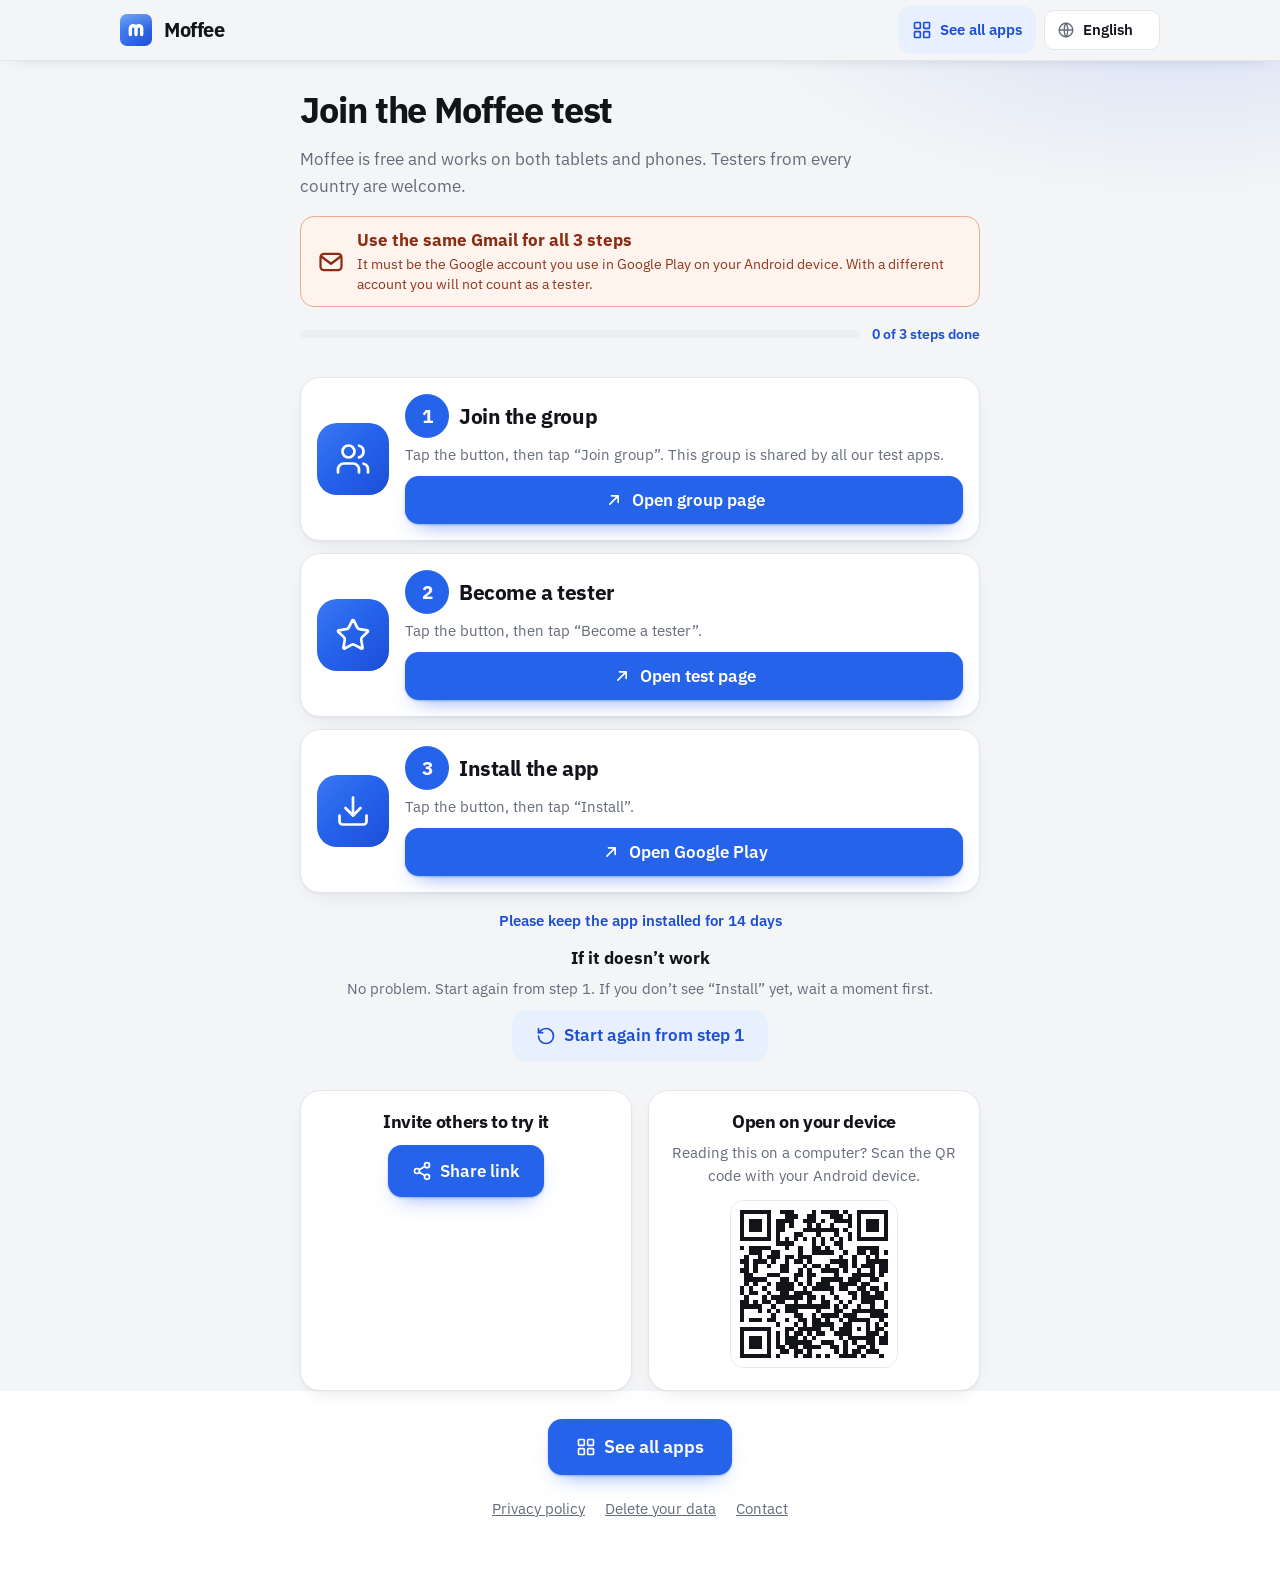
<file: docs/join.html>
<!doctype html>
<html lang="en" data-lang="en">
<head>
<meta charset="utf-8">
<meta name="viewport" content="width=device-width, initial-scale=1, viewport-fit=cover">
<title>Join the Moffee Android test in 3 steps</title>
<meta name="description" content="Moffee is a free counter order app for cafés, restaurants and shops. Join the closed test on Android in 3 easy steps and install from Google Play. Testers from every country are welcome.">
<meta name="robots" content="index, follow">
<meta name="theme-color" content="#f4f5f7" media="(prefers-color-scheme: light)"><meta name="theme-color" content="#0b0c10" media="(prefers-color-scheme: dark)">
<meta name="color-scheme" content="light dark">
<link rel="canonical" href="https://motoraathailand.github.io/moffee-site/join.html">
<meta property="og:type" content="website"><meta property="og:site_name" content="Moffee">
<meta property="og:title" content="Join the Moffee Android test in 3 steps"><meta property="og:description" content="Moffee is a free counter order app for cafés, restaurants and shops. Join the closed test on Android in 3 easy steps and install from Google Play. Testers from every country are welcome."><meta property="og:url" content="https://motoraathailand.github.io/moffee-site/join.html"><meta property="og:image" content="https://motoraathailand.github.io/moffee-site/assets/img/og.jpg">
<meta name="twitter:card" content="summary_large_image"><meta name="twitter:title" content="Join the Moffee Android test in 3 steps"><meta name="twitter:description" content="Moffee is a free counter order app for cafés, restaurants and shops. Join the closed test on Android in 3 easy steps and install from Google Play. Testers from every country are welcome."><meta name="twitter:image" content="https://motoraathailand.github.io/moffee-site/assets/img/og.jpg">
<link rel="icon" href="assets/icon.svg" type="image/svg+xml"><link rel="icon" href="assets/icon-192.png" sizes="192x192" type="image/png"><link rel="apple-touch-icon" href="assets/apple-touch-icon.png">
<script>/* language first: ?lang= > saved choice > browser language (th/en/ko/zh/hi by primary subtag) > English */
(function(){var L=['th','en','ko','zh','hi'],l='en',x=0,d=document.documentElement;try{var m=/[?&]lang=(\w\w)/.exec(location.search),s=localStorage.getItem('moffee.site.lang'),a=navigator.languages&&navigator.languages.length?navigator.languages:[navigator.language],p='';if(m&&L.indexOf(m[1])>-1){l=m[1];x=1}else if(L.indexOf(s)>-1){l=s;x=1}else for(var i=0;i<a.length;i++){p=String(a[i]||'').toLowerCase().split(/[-_]/)[0];if(L.indexOf(p)>-1){l=p;break}}}catch(e){}window.__L=l;window.__LX=x;d.lang=l==='zh'?'zh-Hans':l;d.setAttribute('data-lang',l);if(l!=='en'){d.className+=' lw';setTimeout(function(){d.className=d.className.replace(/\blw\b/,'')},1500)}})();</script>
<link rel="stylesheet" href="assets/motion.css">
<link rel="stylesheet" href="assets/site.css">
</head>
<body data-page="join" data-lang-root>
<header class="hd"><div class="hd-in"><a class="logo" href="index.html" data-int aria-label="Moffee"><img src="assets/icon.svg" width="32" height="32" alt=""><span>Moffee</span></a><div class="hd-r"><a class="btn soft hubh" data-press data-ripple href="https://motoraathailand.github.io/th" data-aria="hub" aria-label="See all apps"><svg viewBox="0 0 24 24" aria-hidden="true"><rect width="7" height="7" x="3" y="3" rx="1"/><rect width="7" height="7" x="14" y="3" rx="1"/><rect width="7" height="7" x="14" y="14" rx="1"/><rect width="7" height="7" x="3" y="14" rx="1"/></svg><span data-t="hub">See all apps</span></a><label class="lang"><svg viewBox="0 0 24 24" width="18" height="18" fill="none" stroke="currentColor" stroke-width="1.8" stroke-linecap="round" aria-hidden="true"><circle cx="12" cy="12" r="9"/><path d="M3 12h18M12 3c3 3.200 3 14.800 0 18M12 3c-3 3.200-3 14.800 0 18"/></svg><select id="lang" data-aria="langLabel" aria-label="Language"><option value="th">ไทย</option><option value="en" selected>English</option><option value="ko">한국어</option><option value="zh">简体中文</option><option value="hi">हिन्दी</option></select></label></div></div></header>
<main id="main">
<section class="jhero"><div class="wrap narrow">
  <h1 data-t="h1">Join the Moffee test</h1>
  <p data-t="jsub" class="jsub">Moffee is free and works on both tablets and phones. Testers from every country are welcome.</p>
  <div class="gmail" role="note"><svg viewBox="0 0 24 24" aria-hidden="true"><rect x="3" y="5" width="18" height="14" rx="3"/><path d="M4 7.500l8 6 8-6"/></svg><div><b data-t="gm">Use the same Gmail for all 3 steps</b><span data-t="gmD">It must be the Google account you use in Google Play on your Android device. With a different account you will not count as a tester.</span></div></div>
  <div class="prog"><div class="bar" aria-hidden="true"><i id="barFill"></i></div><p id="progTxt" aria-live="polite"></p></div>
</div></section>
<section class="wrap narrow steps" id="steps">
  <ol class="cards" data-stagger>
    <li class="step" id="c1" data-step="1">
      <div class="pic" aria-hidden="true"><svg viewBox="0 0 24 24" focusable="false"><path d="M16 21v-2a4 4 0 0 0-4-4H6a4 4 0 0 0-4 4v2"/><circle cx="9" cy="7" r="4"/><path d="M22 21v-2a4 4 0 0 0-3-3.87"/><path d="M16 3.13a4 4 0 0 1 0 7.75"/></svg></div>
      <div class="body">
        <div class="head"><button class="num" type="button" data-press data-chk="1"><span>1</span><svg viewBox="0 0 24 24" aria-hidden="true"><path d="M5 12.500l4.500 4.500L19 7.500"/></svg></button><h2 data-t="s1t">Join the group</h2></div>
        <p data-t="s1d" class="desc">Tap the button, then tap “Join group”. This group is shared by all our test apps.</p>
        <a class="btn" data-press data-ripple data-go="1" href="https://groups.google.com/g/motoraa-testers" target="_blank" rel="noopener"><svg viewBox="0 0 24 24" aria-hidden="true"><path d="M7 17L17 7M9 7h8v8"/></svg><span data-t="s1b">Open group page</span></a>
      </div>
    </li>
    <li class="step" id="c2" data-step="2">
      <div class="pic" aria-hidden="true"><svg viewBox="0 0 24 24" focusable="false"><path d="M11.525 2.295a.53.53 0 0 1 .95 0l2.31 4.679a2.123 2.123 0 0 0 1.595 1.16l5.166.756a.53.53 0 0 1 .294.904l-3.736 3.638a2.123 2.123 0 0 0-.611 1.878l.882 5.14a.53.53 0 0 1-.771.56l-4.618-2.428a2.122 2.122 0 0 0-1.973 0L6.396 21.01a.53.53 0 0 1-.77-.56l.881-5.139a2.122 2.122 0 0 0-.611-1.879L2.16 9.795a.53.53 0 0 1 .294-.906l5.165-.755a2.122 2.122 0 0 0 1.597-1.16z"/></svg></div>
      <div class="body">
        <div class="head"><button class="num" type="button" data-press data-chk="2"><span>2</span><svg viewBox="0 0 24 24" aria-hidden="true"><path d="M5 12.500l4.500 4.500L19 7.500"/></svg></button><h2 data-t="s2t">Become a tester</h2></div>
        <p data-t="s2d" class="desc">Tap the button, then tap “Become a tester”.</p>
        <a class="btn" data-press data-ripple data-go="2" href="https://play.google.com/apps/testing/com.motoraa.cafemenu" target="_blank" rel="noopener"><svg viewBox="0 0 24 24" aria-hidden="true"><path d="M7 17L17 7M9 7h8v8"/></svg><span data-t="s2b">Open test page</span></a>
      </div>
    </li>
    <li class="step" id="c3" data-step="3">
      <div class="pic" aria-hidden="true"><svg viewBox="0 0 24 24" focusable="false"><path d="M12 15V3"/><path d="M21 15v4a2 2 0 0 1-2 2H5a2 2 0 0 1-2-2v-4"/><path d="m7 10 5 5 5-5"/></svg></div>
      <div class="body">
        <div class="head"><button class="num" type="button" data-press data-chk="3"><span>3</span><svg viewBox="0 0 24 24" aria-hidden="true"><path d="M5 12.500l4.500 4.500L19 7.500"/></svg></button><h2 data-t="s3t">Install the app</h2></div>
        <p data-t="s3d" class="desc">Tap the button, then tap “Install”.</p>
        <a class="btn" data-press data-ripple data-go="3" href="https://play.google.com/store/apps/details?id=com.motoraa.cafemenu" target="_blank" rel="noopener"><svg viewBox="0 0 24 24" aria-hidden="true"><path d="M7 17L17 7M9 7h8v8"/></svg><span data-t="s3b">Open Google Play</span></a>
      </div>
    </li>
  </ol>
  <p class="pend" id="pend" role="note" hidden data-t="pend">Steps 2 and 3 can be tapped once testing starts. You can join the group now, then come back to this page.</p>
  <p class="remind" data-t="remH">Please keep the app installed for 14 days</p>
  <div class="all" id="all" hidden role="status"><svg viewBox="0 0 24 24" aria-hidden="true"><path d="M5 12.500l4.500 4.500L19 7.500"/></svg><div><b data-t="allT">All done — thank you!</b><p data-t="allD">Open the Moffee app on your device and try it.</p></div></div>
  <div class="retry"><b data-t="retryH">If it doesn’t work</b><p class="desc" data-t="retryD">No problem. Start again from step 1. If you don’t see “Install” yet, wait a moment first.</p><button class="btn soft" id="reset" type="button" data-press><svg viewBox="0 0 24 24" aria-hidden="true"><path d="M3 12a9 9 0 1 0 9-9 9.75 9.75 0 0 0-6.74 2.74L3 8"/><path d="M3 3v5h5"/></svg><span data-t="retryB">Start again from step 1</span></button></div>
  <div class="two">
    <div class="panel"><h2 data-t="shareH">Invite others to try it</h2><div class="row"><button class="btn" id="share" type="button" data-press data-ripple><svg viewBox="0 0 24 24" aria-hidden="true"><circle cx="18" cy="5" r="3"/><circle cx="6" cy="12" r="3"/><circle cx="18" cy="19" r="3"/><line x1="8.59" x2="15.42" y1="13.51" y2="17.49"/><line x1="15.41" x2="8.59" y1="6.51" y2="10.49"/></svg><span data-t="share">Share link</span></button></div><p class="note" id="shareNote" aria-live="polite"></p></div>
    <div class="panel qr"><h2 data-t="qrH">Open on your device</h2><p class="note" data-t="qrD">Reading this on a computer? Scan the QR code with your Android device.</p><img src="assets/join-qr.svg" width="168" height="168" alt="QR code for this page" data-alt="qrAlt"></div>
  </div>
</section>
</main>
<footer class="ft"><div class="wrap"><div class="hubwrap"><a class="btn hub" data-press data-ripple href="https://motoraathailand.github.io/th"><svg viewBox="0 0 24 24" aria-hidden="true"><rect width="7" height="7" x="3" y="3" rx="1"/><rect width="7" height="7" x="14" y="3" rx="1"/><rect width="7" height="7" x="14" y="14" rx="1"/><rect width="7" height="7" x="3" y="14" rx="1"/></svg><span data-t="hub">See all apps</span></a></div><div class="links"><a href="privacy.html" data-int data-t="privacy">Privacy policy</a><a href="delete-account.html" data-int data-t="del">Delete your data</a><a href="mailto:motoraathailand@gmail.com" data-t="contact">Contact</a></div></div></footer>
<script src="assets/strings.js"></script>
<script src="assets/motion.js"></script>
<script src="assets/site.js"></script>
<script src="assets/join.js"></script>
</body>
</html>
</file>
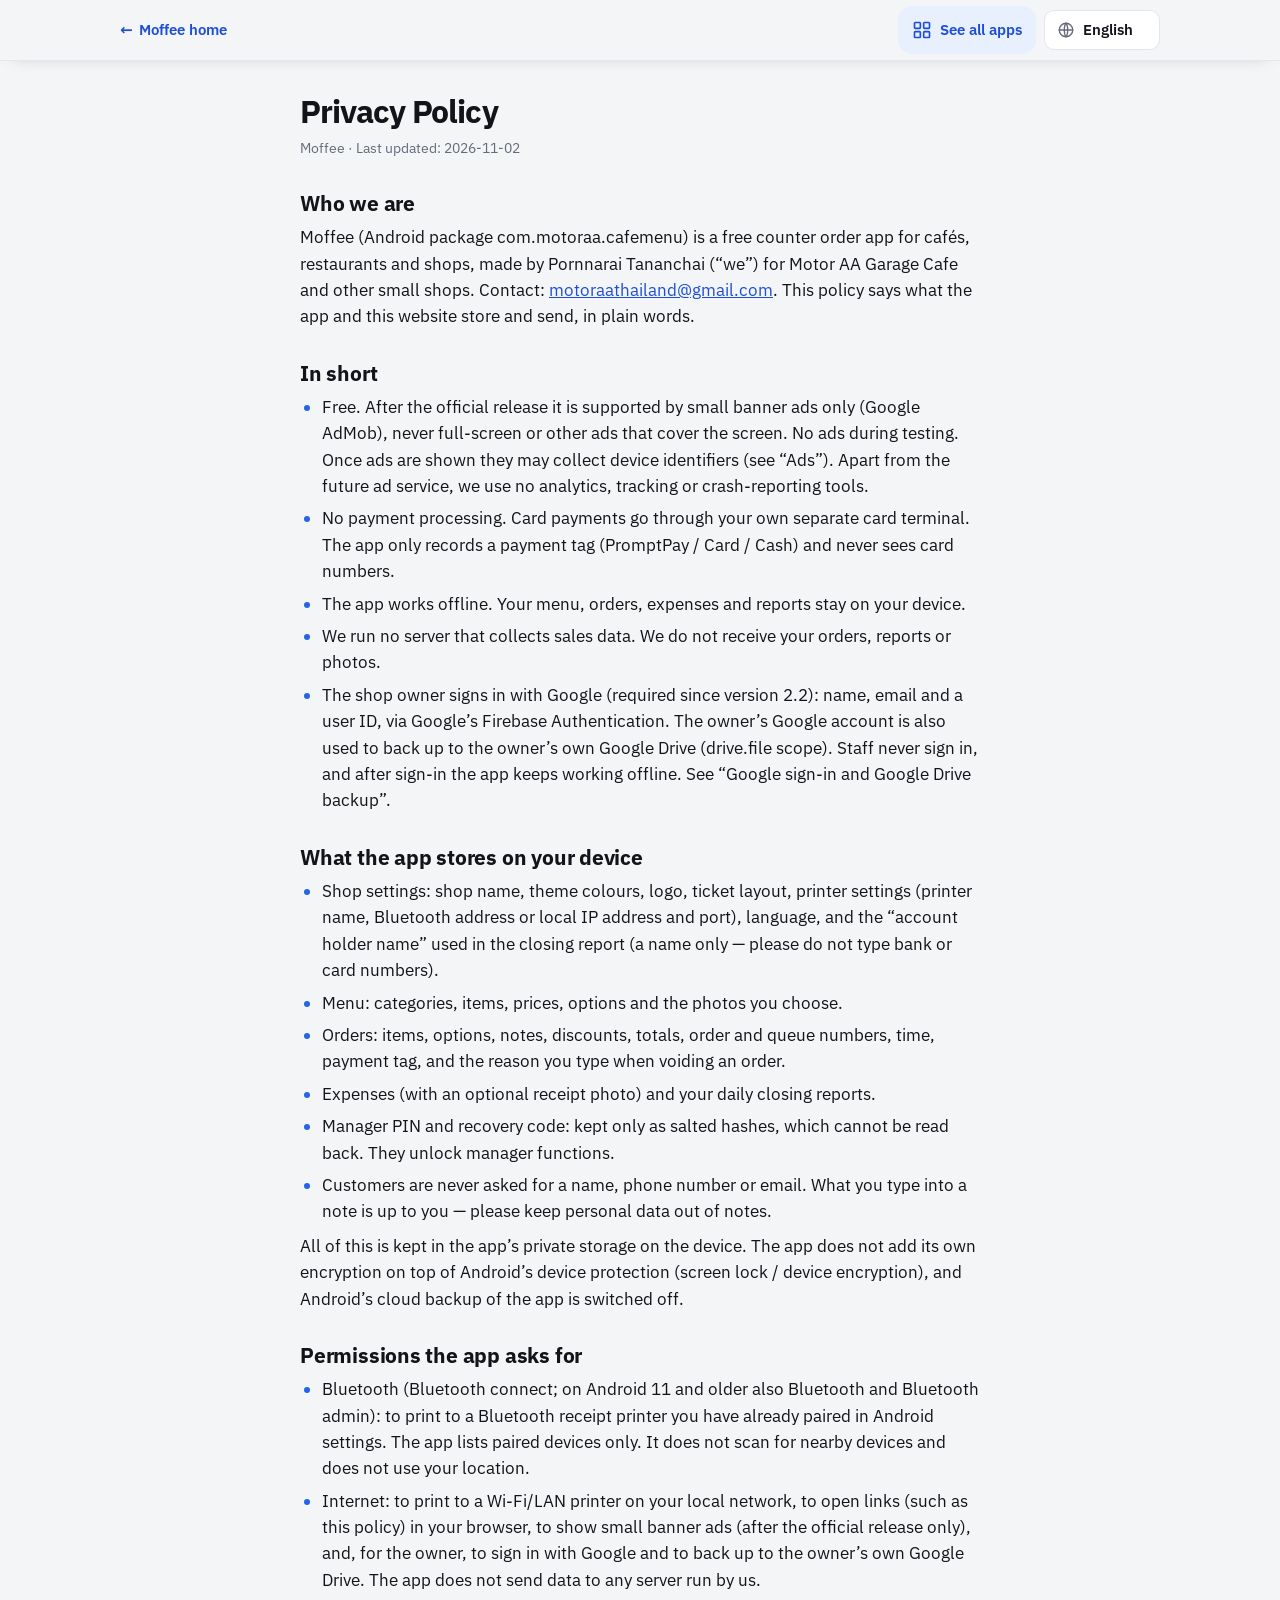
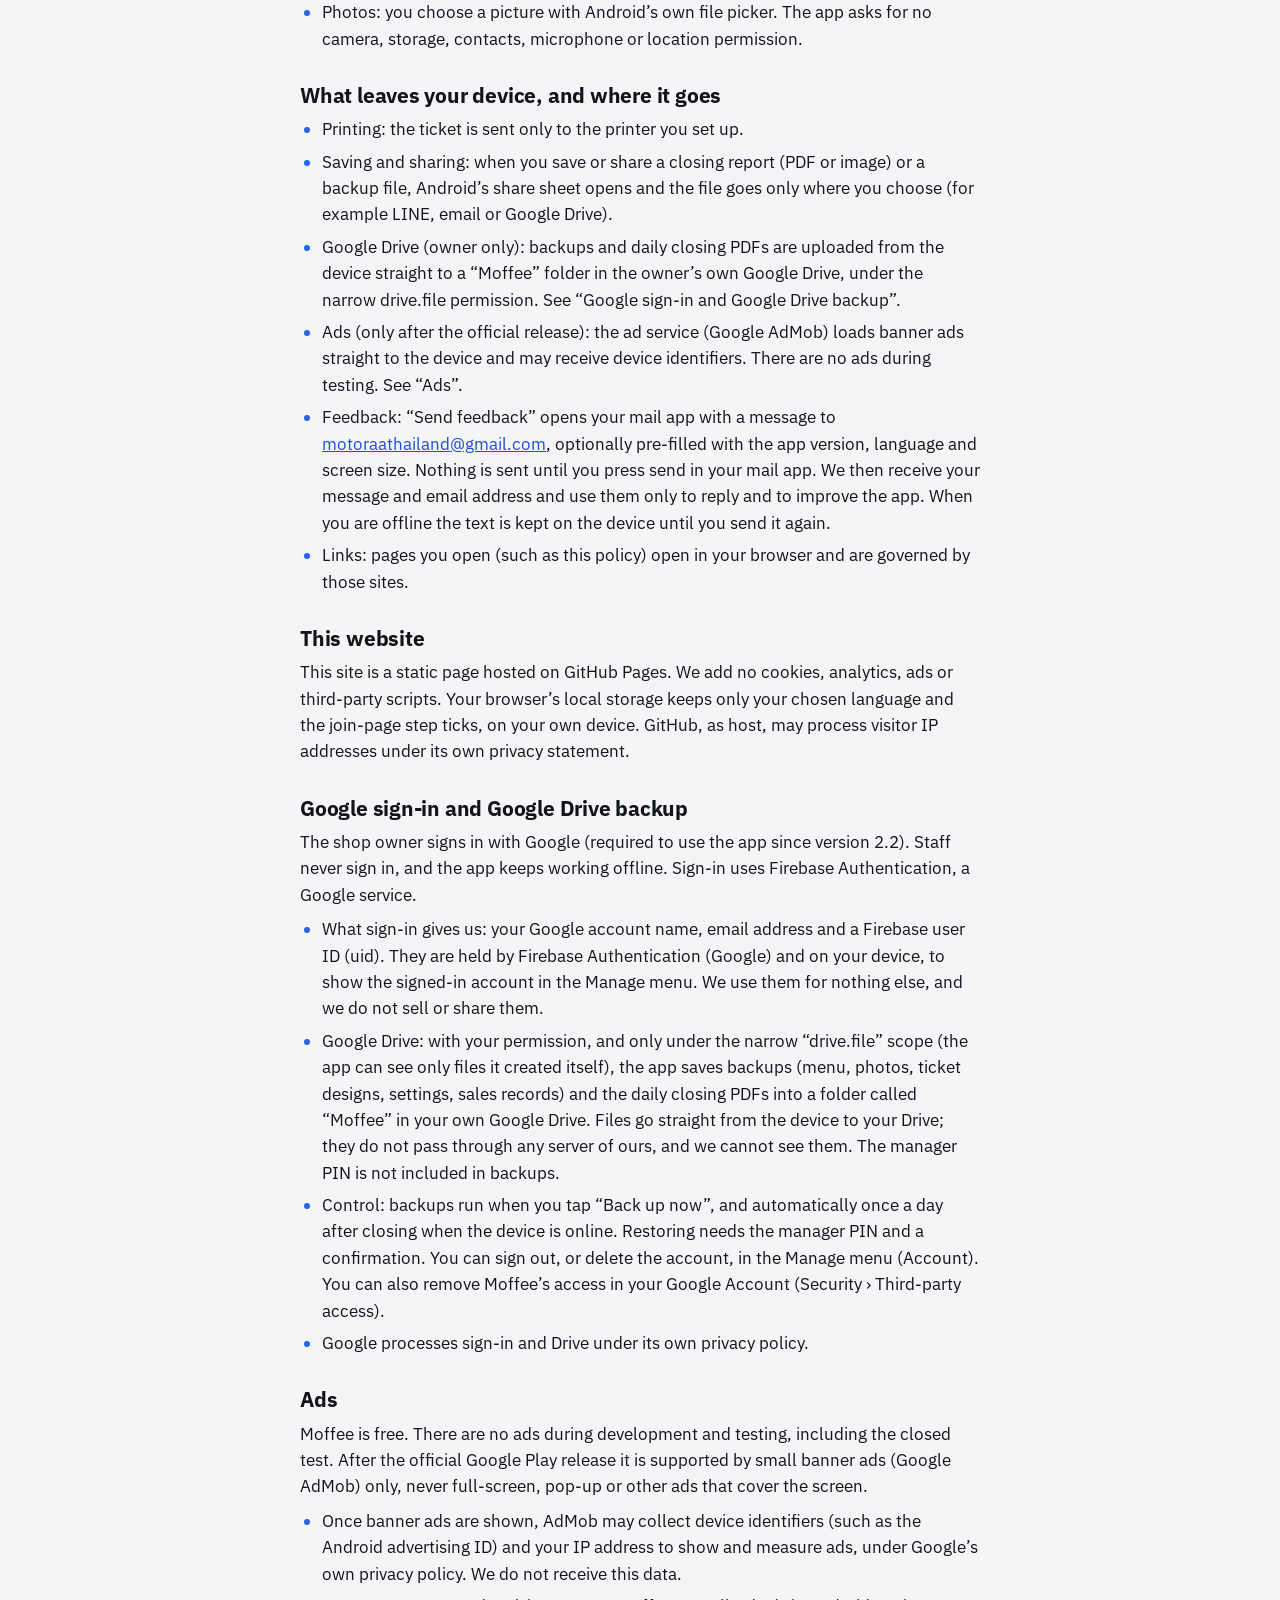
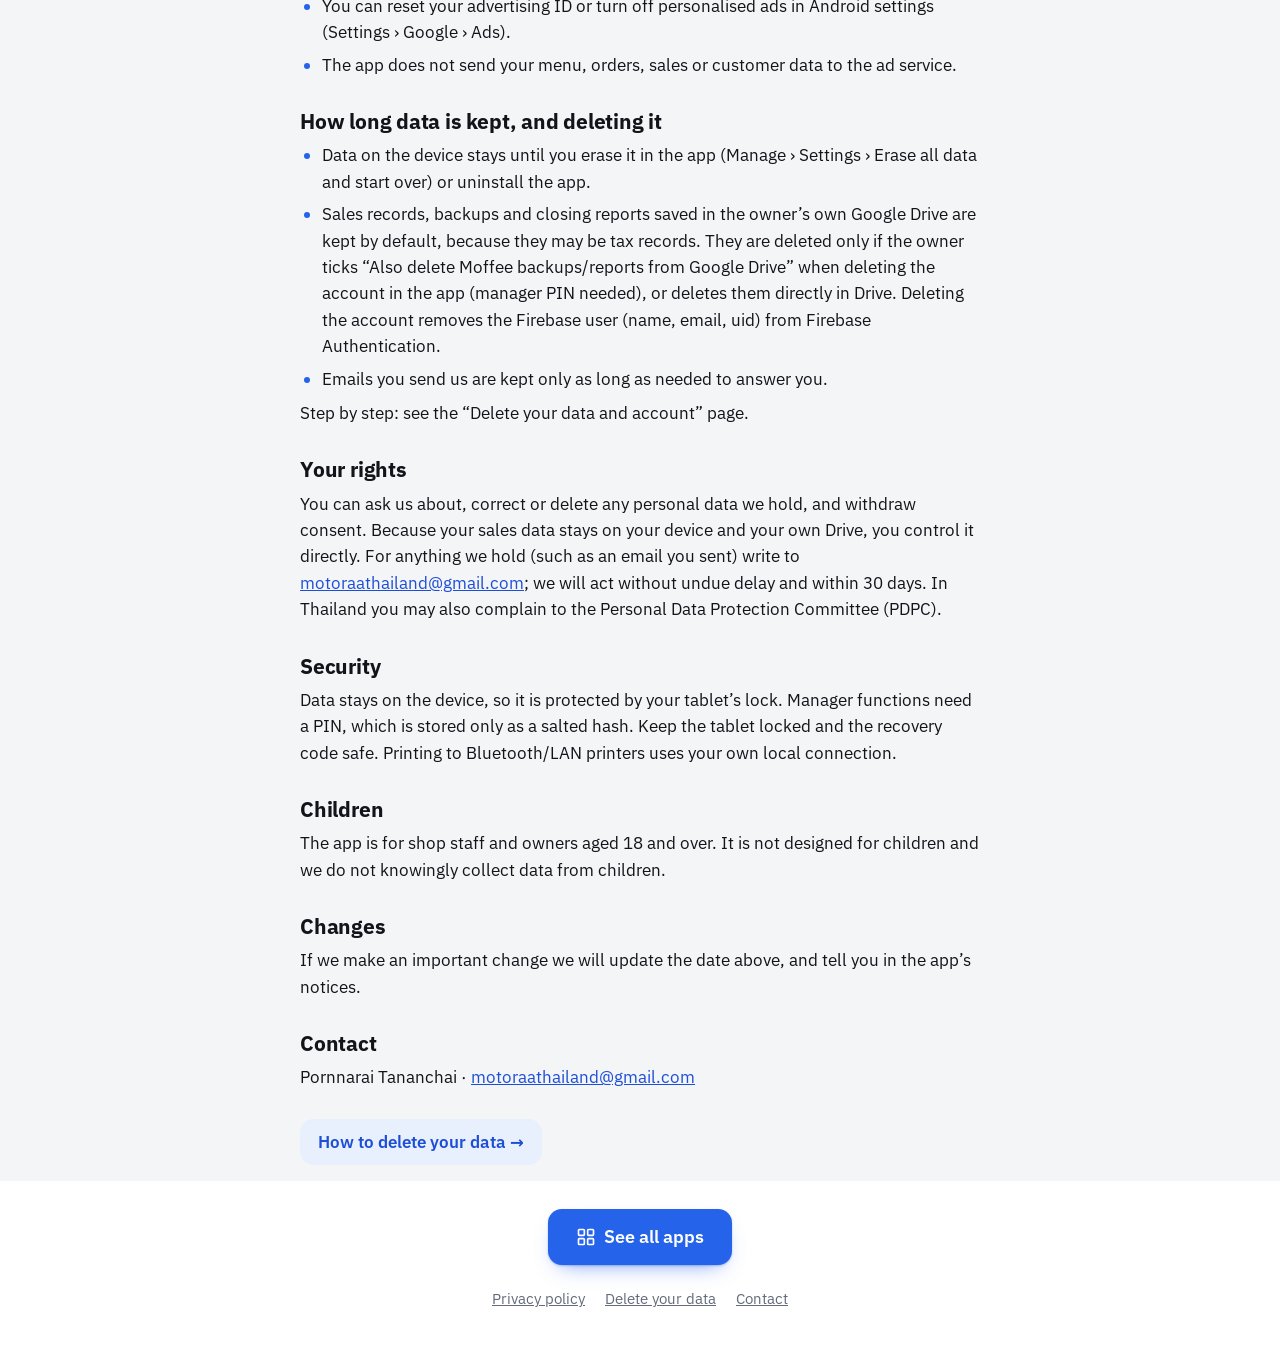
<file: docs/privacy.html>
<!doctype html>
<html lang="en" data-lang="en">
<head>
<meta charset="utf-8">
<meta name="viewport" content="width=device-width, initial-scale=1, viewport-fit=cover">
<title>Privacy Policy — Moffee</title>
<meta name="description" content="Privacy Policy — Moffee. Last updated: 2026-11-02">
<meta name="robots" content="index, follow">
<meta name="theme-color" content="#f4f5f7" media="(prefers-color-scheme: light)"><meta name="theme-color" content="#0b0c10" media="(prefers-color-scheme: dark)">
<meta name="color-scheme" content="light dark">
<link rel="canonical" href="https://motoraathailand.github.io/moffee-site/privacy.html">
<meta property="og:type" content="website"><meta property="og:site_name" content="Moffee">
<meta property="og:title" content="Privacy Policy — Moffee"><meta property="og:description" content="Privacy Policy — Moffee. Last updated: 2026-11-02"><meta property="og:url" content="https://motoraathailand.github.io/moffee-site/privacy.html"><meta property="og:image" content="https://motoraathailand.github.io/moffee-site/assets/img/og.jpg">
<meta name="twitter:card" content="summary_large_image"><meta name="twitter:title" content="Privacy Policy — Moffee"><meta name="twitter:description" content="Privacy Policy — Moffee. Last updated: 2026-11-02"><meta name="twitter:image" content="https://motoraathailand.github.io/moffee-site/assets/img/og.jpg">
<link rel="icon" href="assets/icon.svg" type="image/svg+xml"><link rel="icon" href="assets/icon-192.png" sizes="192x192" type="image/png"><link rel="apple-touch-icon" href="assets/apple-touch-icon.png">
<script>/* language first: ?lang= > saved choice > browser language (th/en/ko/zh/hi by primary subtag) > English */
(function(){var L=['th','en','ko','zh','hi'],l='en',x=0,d=document.documentElement;try{var m=/[?&]lang=(\w\w)/.exec(location.search),s=localStorage.getItem('moffee.site.lang'),a=navigator.languages&&navigator.languages.length?navigator.languages:[navigator.language],p='';if(m&&L.indexOf(m[1])>-1){l=m[1];x=1}else if(L.indexOf(s)>-1){l=s;x=1}else for(var i=0;i<a.length;i++){p=String(a[i]||'').toLowerCase().split(/[-_]/)[0];if(L.indexOf(p)>-1){l=p;break}}}catch(e){}window.__L=l;window.__LX=x;d.lang=l==='zh'?'zh-Hans':l;d.setAttribute('data-lang',l);if(l!=='en'){d.className+=' lw';setTimeout(function(){d.className=d.className.replace(/\blw\b/,'')},1500)}})();</script>
<link rel="stylesheet" href="assets/motion.css">
<link rel="stylesheet" href="assets/site.css">
</head>
<body data-page="privacy" data-lang-root>
<header class="hd"><div class="hd-in"><a class="back" href="index.html" data-int>← <span data-t="home">Moffee home</span></a><div class="hd-r"><a class="btn soft hubh" data-press data-ripple href="https://motoraathailand.github.io/th" data-aria="hub" aria-label="See all apps"><svg viewBox="0 0 24 24" aria-hidden="true"><rect width="7" height="7" x="3" y="3" rx="1"/><rect width="7" height="7" x="14" y="3" rx="1"/><rect width="7" height="7" x="14" y="14" rx="1"/><rect width="7" height="7" x="3" y="14" rx="1"/></svg><span data-t="hub">See all apps</span></a><label class="lang"><svg viewBox="0 0 24 24" width="18" height="18" fill="none" stroke="currentColor" stroke-width="1.8" stroke-linecap="round" aria-hidden="true"><circle cx="12" cy="12" r="9"/><path d="M3 12h18M12 3c3 3.200 3 14.800 0 18M12 3c-3 3.200-3 14.800 0 18"/></svg><select id="lang" data-aria="langLabel" aria-label="Language"><option value="th">ไทย</option><option value="en" selected>English</option><option value="ko">한국어</option><option value="zh">简体中文</option><option value="hi">हिन्दी</option></select></label></div></div></header>
<main id="main" class="wrap narrow legal privacy">
<section class="lg" lang="th" id="s-th"><h1>นโยบายความเป็นส่วนตัว</h1><p class="meta">Moffee · อัปเดตล่าสุด: 2026-11-02</p><h2>เราคือใคร</h2><p>Moffee (มอฟฟี่, แพ็กเกจ Android com.motoraa.cafemenu) เป็นแอปรับออเดอร์หน้าร้านแบบใช้ฟรี สำหรับร้านกาแฟ ร้านอาหาร และร้านค้า จัดทำโดย Pornnarai Tananchai (“เรา”) สำหรับ Motor AA Garage Cafe และร้านเล็ก ๆ อื่น ๆ ติดต่อ: <a href="mailto:motoraathailand@gmail.com">motoraathailand@gmail.com</a> นโยบายนี้อธิบายด้วยภาษาง่าย ๆ ว่าแอปและเว็บไซต์นี้เก็บและส่งข้อมูลอะไรบ้าง</p><h2>สรุปสั้น ๆ</h2><ul><li>ใช้ฟรี หลังเปิดตัวอย่างเป็นทางการจะมีรายได้จากแบนเนอร์โฆษณาขนาดเล็กเท่านั้น (Google AdMob) ไม่แสดงโฆษณาเต็มจอหรือโฆษณาที่บังหน้าจอ ช่วงทดสอบไม่แสดงโฆษณา เมื่อมีโฆษณา โฆษณาอาจเก็บรหัสอุปกรณ์ (ดูหัวข้อ “โฆษณา”) นอกจากบริการโฆษณาที่จะเพิ่มภายหลัง เราไม่ใช้เครื่องมือวิเคราะห์ ติดตามผู้ใช้ หรือรายงานข้อผิดพลาด</li><li>ไม่ประมวลผลการชำระเงิน การจ่ายด้วยบัตรผ่านเครื่องรูดบัตรแยกของร้านเอง แอปบันทึกเพียงป้ายวิธีจ่าย (พร้อมเพย์ / บัตร / เงินสด) และไม่เห็นเลขบัตรเลย</li><li>แอปใช้งานได้แบบออฟไลน์ เมนู ออเดอร์ ค่าใช้จ่าย และรายงานอยู่ในเครื่องของคุณ</li><li>เราไม่มีเซิร์ฟเวอร์ที่เก็บข้อมูลการขาย เราไม่ได้รับออเดอร์ รายงาน หรือรูปภาพของคุณ</li><li>เจ้าของร้านเข้าสู่ระบบด้วย Google (จำเป็นตั้งแต่เวอร์ชัน 2.2) ได้แก่ ชื่อ อีเมล และรหัสผู้ใช้ ผ่าน Firebase Authentication ของ Google และบัญชี Google ของเจ้าของใช้สำรองข้อมูลไป Google Drive ของเจ้าของเองด้วย (สิทธิ์ drive.file) พนักงานไม่ต้องเข้าสู่ระบบ และหลังเข้าสู่ระบบแล้วแอปยังใช้งานออฟไลน์ได้ ดู “เข้าสู่ระบบด้วย Google และสำรองข้อมูลไป Google Drive”</li></ul><h2>ข้อมูลที่แอปเก็บไว้ในเครื่องของคุณ</h2><ul><li>การตั้งค่าร้าน: ชื่อร้าน สีธีม โลโก้ รูปแบบใบออเดอร์ การตั้งค่าเครื่องพิมพ์ (ชื่อเครื่องพิมพ์ ที่อยู่บลูทูธ หรือที่อยู่ IP ในเครือข่ายและพอร์ต) ภาษา และ “ชื่อเจ้าของบัญชี” ที่ใช้ในรายงานปิดยอด (เป็นแค่ชื่อ โปรดอย่าพิมพ์เลขบัญชีธนาคารหรือเลขบัตร)</li><li>เมนู: หมวดหมู่ รายการ ราคา ตัวเลือก และรูปภาพที่คุณเลือก</li><li>ออเดอร์: รายการ ตัวเลือก หมายเหตุ ส่วนลด ยอดรวม เลขออเดอร์และเลขคิว เวลา ป้ายวิธีจ่าย และเหตุผลที่คุณพิมพ์ตอนยกเลิกบิล</li><li>ค่าใช้จ่าย (พร้อมรูปใบเสร็จได้ถ้าต้องการ) และรายงานปิดยอดรายวัน</li><li>PIN ผู้จัดการและรหัสกู้คืน: เก็บเป็นค่าแฮชที่ใส่ salt เท่านั้น อ่านย้อนกลับไม่ได้ ใช้ปลดล็อกฟังก์ชันของผู้จัดการ</li><li>เราไม่เคยขอชื่อ เบอร์โทร หรืออีเมลจากลูกค้า สิ่งที่คุณพิมพ์ในช่องหมายเหตุเป็นดุลพินิจของคุณ โปรดอย่าใส่ข้อมูลส่วนบุคคลในหมายเหตุ</li></ul><p>ข้อมูลทั้งหมดนี้เก็บในพื้นที่ส่วนตัวของแอปบนเครื่อง แอปไม่ได้เพิ่มการเข้ารหัสของตัวเองนอกเหนือจากการป้องกันของ Android (ล็อกหน้าจอ / การเข้ารหัสเครื่อง) และปิดการสำรองข้อมูลบนคลาวด์ของ Android สำหรับแอปนี้ไว้</p><h2>สิทธิ์ที่แอปขอ</h2><ul><li>บลูทูธ (การเชื่อมต่อบลูทูธ; บน Android 11 และเก่ากว่าจะมี Bluetooth และ Bluetooth admin ด้วย): เพื่อพิมพ์ไปยังเครื่องพิมพ์ใบเสร็จบลูทูธที่คุณจับคู่ไว้แล้วในการตั้งค่า Android แอปแสดงเฉพาะอุปกรณ์ที่จับคู่แล้ว ไม่สแกนหาอุปกรณ์ใกล้เคียงและไม่ใช้ตำแหน่งที่ตั้งของคุณ</li><li>อินเทอร์เน็ต: เพื่อพิมพ์ไปยังเครื่องพิมพ์ Wi-Fi/LAN ในเครือข่ายของคุณ เพื่อเปิดลิงก์ (เช่นนโยบายนี้) ในเบราว์เซอร์ เพื่อแสดงแบนเนอร์โฆษณาขนาดเล็ก (หลังเปิดตัวอย่างเป็นทางการเท่านั้น) และสำหรับเจ้าของร้าน เพื่อเข้าสู่ระบบด้วย Google และสำรองข้อมูลไป Google Drive ของเจ้าของเอง แอปไม่ส่งข้อมูลไปยังเซิร์ฟเวอร์ใด ๆ ที่เราดูแล</li><li>รูปภาพ: คุณเลือกรูปจากตัวเลือกไฟล์ของ Android เอง แอปไม่ขอสิทธิ์กล้อง ที่เก็บข้อมูล รายชื่อติดต่อ ไมโครโฟน หรือตำแหน่งที่ตั้ง</li></ul><h2>อะไรออกจากเครื่องของคุณ และไปที่ไหน</h2><ul><li>การพิมพ์: ใบออเดอร์ถูกส่งไปยังเครื่องพิมพ์ที่คุณตั้งค่าไว้เท่านั้น</li><li>การบันทึกและแชร์: เมื่อคุณบันทึกหรือแชร์รายงานปิดยอด (PDF หรือรูป) หรือไฟล์สำรองข้อมูล หน้าต่างแชร์ของ Android จะเปิดขึ้น และไฟล์จะไปที่ที่คุณเลือกเท่านั้น (เช่น LINE อีเมล หรือ Google Drive)</li><li>Google Drive (เฉพาะเจ้าของ): ไฟล์สำรองและ PDF ปิดยอดรายวันถูกอัปโหลดจากเครื่องตรงไปยังโฟลเดอร์ “Moffee” ใน Google Drive ของเจ้าของเอง ภายใต้สิทธิ์แคบ drive.file ดู “เข้าสู่ระบบด้วย Google และสำรองข้อมูลไป Google Drive”</li><li>โฆษณา (หลังเปิดตัวอย่างเป็นทางการเท่านั้น): บริการโฆษณา (Google AdMob) โหลดแบนเนอร์โฆษณาตรงมายังอุปกรณ์ และอาจได้รับรหัสอุปกรณ์ ช่วงทดสอบไม่แสดงโฆษณา ดู “โฆษณา”</li><li>ข้อเสนอแนะ: “ส่งข้อเสนอแนะ” เปิดแอปอีเมลของคุณพร้อมข้อความถึง <a href="mailto:motoraathailand@gmail.com">motoraathailand@gmail.com</a> ซึ่งอาจเติมเวอร์ชันแอป ภาษา และขนาดหน้าจอให้ล่วงหน้า จะไม่มีอะไรถูกส่งจนกว่าคุณจะกดส่งในแอปอีเมล จากนั้นเราจะได้รับข้อความและอีเมลของคุณ และใช้เพื่อตอบกลับและปรับปรุงแอปเท่านั้น ถ้าออฟไลน์ ข้อความจะค้างอยู่ในเครื่องจนกว่าคุณจะส่งอีกครั้ง</li><li>ลิงก์: หน้าเว็บที่คุณเปิด (เช่นนโยบายนี้) จะเปิดในเบราว์เซอร์ และอยู่ภายใต้นโยบายของเว็บไซต์นั้น ๆ</li></ul><h2>เว็บไซต์นี้</h2><p>เว็บไซต์นี้เป็นหน้าแบบสถิตที่โฮสต์บน GitHub Pages เราไม่ใส่คุกกี้ เครื่องมือวิเคราะห์ โฆษณา หรือสคริปต์ของบุคคลที่สาม ที่เก็บข้อมูลในเบราว์เซอร์ของคุณ (local storage) มีเพียงภาษาที่คุณเลือกและเครื่องหมายขั้นตอนในหน้าเข้าร่วมทดสอบ ซึ่งอยู่ในเครื่องของคุณเอง ส่วน GitHub ในฐานะผู้โฮสต์อาจประมวลผลที่อยู่ IP ของผู้เข้าชมตามนโยบายความเป็นส่วนตัวของ GitHub</p><h2>เข้าสู่ระบบด้วย Google และสำรองข้อมูลไป Google Drive</h2><p>เจ้าของร้านเข้าสู่ระบบด้วย Google (จำเป็นต่อการใช้แอปตั้งแต่เวอร์ชัน 2.2) พนักงานไม่ต้องเข้าสู่ระบบ และแอปยังใช้งานออฟไลน์ได้ การเข้าสู่ระบบใช้ Firebase Authentication ซึ่งเป็นบริการของ Google</p><ul><li>สิ่งที่เราได้จากการเข้าสู่ระบบ: ชื่อบัญชี Google อีเมล และรหัสผู้ใช้ Firebase (uid) ข้อมูลนี้อยู่ใน Firebase Authentication (Google) และในเครื่องของคุณ เพื่อแสดงบัญชีที่เข้าสู่ระบบในเมนูจัดการ เราไม่ใช้เพื่อเรื่องอื่น และไม่ขายหรือแบ่งปันข้อมูลนี้</li><li>Google Drive: เมื่อคุณอนุญาต และเฉพาะสิทธิ์แคบ “drive.file” (แอปเห็นเฉพาะไฟล์ที่แอปสร้างเอง) แอปจะบันทึกไฟล์สำรอง (เมนู รูปภาพ แบบใบออเดอร์ การตั้งค่า บันทึกการขาย) และ PDF ปิดยอดรายวันลงในโฟลเดอร์ “Moffee” ใน Google Drive ของคุณเอง ไฟล์ไปจากเครื่องตรงไปยัง Drive ของคุณ ไม่ผ่านเซิร์ฟเวอร์ใด ๆ ของเรา และเรามองไม่เห็น PIN ผู้จัดการไม่ถูกรวมในไฟล์สำรอง</li><li>การควบคุม: สำรองข้อมูลเมื่อกด “สำรองตอนนี้” และอัตโนมัติวันละครั้งหลังปิดยอดเมื่อเครื่องออนไลน์ การกู้คืนต้องใช้ PIN ผู้จัดการและการยืนยัน คุณออกจากระบบหรือลบบัญชีได้ในเมนูจัดการ (บัญชี) และเพิกถอนสิทธิ์ของ Moffee ได้ในบัญชี Google (ความปลอดภัย › การเข้าถึงของบุคคลที่สาม)</li><li>Google ประมวลผลการเข้าสู่ระบบและ Drive ตามนโยบายความเป็นส่วนตัวของ Google เอง</li></ul><h2>โฆษณา</h2><p>Moffee ใช้ฟรี ช่วงพัฒนาและทดสอบ รวมถึงการทดสอบแบบปิด ไม่แสดงโฆษณา หลังเปิดตัวบน Google Play อย่างเป็นทางการ จะมีรายได้จากแบนเนอร์โฆษณาขนาดเล็ก (Google AdMob) เท่านั้น ไม่แสดงโฆษณาเต็มจอ ป๊อปอัป หรือโฆษณาที่บังหน้าจอ</p><ul><li>เมื่อเริ่มแสดงแบนเนอร์โฆษณา AdMob อาจเก็บรหัสอุปกรณ์ (เช่นรหัสโฆษณาของ Android) และที่อยู่ IP เพื่อแสดงและวัดผลโฆษณา ตามนโยบายความเป็นส่วนตัวของ Google เอง เราไม่ได้รับข้อมูลนี้</li><li>คุณรีเซ็ตรหัสโฆษณา หรือปิดโฆษณาตามความสนใจได้ในการตั้งค่า Android (การตั้งค่า › Google › โฆษณา)</li><li>แอปไม่ส่งเมนู ออเดอร์ ยอดขาย หรือข้อมูลลูกค้าของคุณให้บริการโฆษณา</li></ul><h2>ระยะเวลาเก็บรักษาและการลบข้อมูล</h2><ul><li>ข้อมูลในเครื่องอยู่จนกว่าคุณจะลบในแอป (จัดการร้าน › ตั้งค่า › ล้างข้อมูลทั้งหมดและเริ่มใหม่) หรือถอนการติดตั้งแอป</li><li>บันทึกการขาย ไฟล์สำรอง และรายงานปิดยอดที่บันทึกใน Google Drive ของเจ้าของเองจะถูกเก็บไว้เป็นค่าเริ่มต้น เพราะอาจเป็นเอกสารทางภาษี จะลบก็ต่อเมื่อเจ้าของติ๊ก “ลบข้อมูลสำรอง/รายงานของ Moffee ออกจาก Google Drive ด้วย” ตอนลบบัญชีในแอป (ต้องใช้ PIN ผู้จัดการ) หรือลบใน Drive เอง การลบบัญชีจะลบผู้ใช้ Firebase (ชื่อ อีเมล uid) ออกจาก Firebase Authentication</li><li>อีเมลที่คุณส่งถึงเรา เก็บไว้เท่าที่จำเป็นต่อการตอบกลับเท่านั้น</li></ul><p>ขั้นตอน: ดูหน้า “ขอลบข้อมูลและบัญชี”</p><h2>สิทธิของคุณ</h2><p>คุณขอทราบ แก้ไข หรือลบข้อมูลส่วนบุคคลใด ๆ ที่เราเก็บ และถอนความยินยอมได้ เนื่องจากข้อมูลการขายอยู่ในเครื่องและ Drive ของคุณเอง คุณจึงควบคุมได้โดยตรง สำหรับสิ่งที่เราเก็บ (เช่นอีเมลที่คุณส่งมา) โปรดเขียนถึง <a href="mailto:motoraathailand@gmail.com">motoraathailand@gmail.com</a> เราจะดำเนินการโดยไม่ชักช้าและภายใน 30 วัน ในประเทศไทยคุณยังร้องเรียนต่อคณะกรรมการคุ้มครองข้อมูลส่วนบุคคล (สคส.) ได้</p><h2>ความปลอดภัย</h2><p>ข้อมูลอยู่ในเครื่อง จึงได้รับการปกป้องด้วยการล็อกแท็บเล็ตของคุณ ฟังก์ชันของผู้จัดการต้องใช้ PIN ซึ่งเก็บเป็นค่าแฮชที่ใส่ salt เท่านั้น โปรดล็อกแท็บเล็ตและเก็บรหัสกู้คืนให้ปลอดภัย การพิมพ์ไปยังเครื่องพิมพ์บลูทูธ/LAN ใช้การเชื่อมต่อในเครือข่ายของคุณเอง</p><h2>เด็ก</h2><p>แอปนี้สำหรับพนักงานและเจ้าของร้านอายุ 18 ปีขึ้นไป ไม่ได้ออกแบบสำหรับเด็ก และเราไม่เก็บข้อมูลของเด็กโดยเจตนา</p><h2>การเปลี่ยนแปลง</h2><p>หากมีการเปลี่ยนแปลงสำคัญ เราจะปรับวันที่ด้านบน และแจ้งในประกาศของแอป</p><h2>ติดต่อเรา</h2><p>Pornnarai Tananchai · <a href="mailto:motoraathailand@gmail.com">motoraathailand@gmail.com</a></p><p class="links"><a href="delete-account.html" data-int>วิธีลบข้อมูล →</a></p></section>
<section class="lg" lang="en" id="s-en"><h1>Privacy Policy</h1><p class="meta">Moffee · Last updated: 2026-11-02</p><h2>Who we are</h2><p>Moffee (Android package com.motoraa.cafemenu) is a free counter order app for cafés, restaurants and shops, made by Pornnarai Tananchai (“we”) for Motor AA Garage Cafe and other small shops. Contact: <a href="mailto:motoraathailand@gmail.com">motoraathailand@gmail.com</a>. This policy says what the app and this website store and send, in plain words.</p><h2>In short</h2><ul><li>Free. After the official release it is supported by small banner ads only (Google AdMob), never full-screen or other ads that cover the screen. No ads during testing. Once ads are shown they may collect device identifiers (see “Ads”). Apart from the future ad service, we use no analytics, tracking or crash-reporting tools.</li><li>No payment processing. Card payments go through your own separate card terminal. The app only records a payment tag (PromptPay / Card / Cash) and never sees card numbers.</li><li>The app works offline. Your menu, orders, expenses and reports stay on your device.</li><li>We run no server that collects sales data. We do not receive your orders, reports or photos.</li><li>The shop owner signs in with Google (required since version 2.2): name, email and a user ID, via Google’s Firebase Authentication. The owner’s Google account is also used to back up to the owner’s own Google Drive (drive.file scope). Staff never sign in, and after sign-in the app keeps working offline. See “Google sign-in and Google Drive backup”.</li></ul><h2>What the app stores on your device</h2><ul><li>Shop settings: shop name, theme colours, logo, ticket layout, printer settings (printer name, Bluetooth address or local IP address and port), language, and the “account holder name” used in the closing report (a name only — please do not type bank or card numbers).</li><li>Menu: categories, items, prices, options and the photos you choose.</li><li>Orders: items, options, notes, discounts, totals, order and queue numbers, time, payment tag, and the reason you type when voiding an order.</li><li>Expenses (with an optional receipt photo) and your daily closing reports.</li><li>Manager PIN and recovery code: kept only as salted hashes, which cannot be read back. They unlock manager functions.</li><li>Customers are never asked for a name, phone number or email. What you type into a note is up to you — please keep personal data out of notes.</li></ul><p>All of this is kept in the app’s private storage on the device. The app does not add its own encryption on top of Android’s device protection (screen lock / device encryption), and Android’s cloud backup of the app is switched off.</p><h2>Permissions the app asks for</h2><ul><li>Bluetooth (Bluetooth connect; on Android 11 and older also Bluetooth and Bluetooth admin): to print to a Bluetooth receipt printer you have already paired in Android settings. The app lists paired devices only. It does not scan for nearby devices and does not use your location.</li><li>Internet: to print to a Wi-Fi/LAN printer on your local network, to open links (such as this policy) in your browser, to show small banner ads (after the official release only), and, for the owner, to sign in with Google and to back up to the owner’s own Google Drive. The app does not send data to any server run by us.</li><li>Photos: you choose a picture with Android’s own file picker. The app asks for no camera, storage, contacts, microphone or location permission.</li></ul><h2>What leaves your device, and where it goes</h2><ul><li>Printing: the ticket is sent only to the printer you set up.</li><li>Saving and sharing: when you save or share a closing report (PDF or image) or a backup file, Android’s share sheet opens and the file goes only where you choose (for example LINE, email or Google Drive).</li><li>Google Drive (owner only): backups and daily closing PDFs are uploaded from the device straight to a “Moffee” folder in the owner’s own Google Drive, under the narrow drive.file permission. See “Google sign-in and Google Drive backup”.</li><li>Ads (only after the official release): the ad service (Google AdMob) loads banner ads straight to the device and may receive device identifiers. There are no ads during testing. See “Ads”.</li><li>Feedback: “Send feedback” opens your mail app with a message to <a href="mailto:motoraathailand@gmail.com">motoraathailand@gmail.com</a>, optionally pre-filled with the app version, language and screen size. Nothing is sent until you press send in your mail app. We then receive your message and email address and use them only to reply and to improve the app. When you are offline the text is kept on the device until you send it again.</li><li>Links: pages you open (such as this policy) open in your browser and are governed by those sites.</li></ul><h2>This website</h2><p>This site is a static page hosted on GitHub Pages. We add no cookies, analytics, ads or third-party scripts. Your browser’s local storage keeps only your chosen language and the join-page step ticks, on your own device. GitHub, as host, may process visitor IP addresses under its own privacy statement.</p><h2>Google sign-in and Google Drive backup</h2><p>The shop owner signs in with Google (required to use the app since version 2.2). Staff never sign in, and the app keeps working offline. Sign-in uses Firebase Authentication, a Google service.</p><ul><li>What sign-in gives us: your Google account name, email address and a Firebase user ID (uid). They are held by Firebase Authentication (Google) and on your device, to show the signed-in account in the Manage menu. We use them for nothing else, and we do not sell or share them.</li><li>Google Drive: with your permission, and only under the narrow “drive.file” scope (the app can see only files it created itself), the app saves backups (menu, photos, ticket designs, settings, sales records) and the daily closing PDFs into a folder called “Moffee” in your own Google Drive. Files go straight from the device to your Drive; they do not pass through any server of ours, and we cannot see them. The manager PIN is not included in backups.</li><li>Control: backups run when you tap “Back up now”, and automatically once a day after closing when the device is online. Restoring needs the manager PIN and a confirmation. You can sign out, or delete the account, in the Manage menu (Account). You can also remove Moffee’s access in your Google Account (Security › Third-party access).</li><li>Google processes sign-in and Drive under its own privacy policy.</li></ul><h2>Ads</h2><p>Moffee is free. There are no ads during development and testing, including the closed test. After the official Google Play release it is supported by small banner ads (Google AdMob) only, never full-screen, pop-up or other ads that cover the screen.</p><ul><li>Once banner ads are shown, AdMob may collect device identifiers (such as the Android advertising ID) and your IP address to show and measure ads, under Google’s own privacy policy. We do not receive this data.</li><li>You can reset your advertising ID or turn off personalised ads in Android settings (Settings › Google › Ads).</li><li>The app does not send your menu, orders, sales or customer data to the ad service.</li></ul><h2>How long data is kept, and deleting it</h2><ul><li>Data on the device stays until you erase it in the app (Manage › Settings › Erase all data and start over) or uninstall the app.</li><li>Sales records, backups and closing reports saved in the owner’s own Google Drive are kept by default, because they may be tax records. They are deleted only if the owner ticks “Also delete Moffee backups/reports from Google Drive” when deleting the account in the app (manager PIN needed), or deletes them directly in Drive. Deleting the account removes the Firebase user (name, email, uid) from Firebase Authentication.</li><li>Emails you send us are kept only as long as needed to answer you.</li></ul><p>Step by step: see the “Delete your data and account” page.</p><h2>Your rights</h2><p>You can ask us about, correct or delete any personal data we hold, and withdraw consent. Because your sales data stays on your device and your own Drive, you control it directly. For anything we hold (such as an email you sent) write to <a href="mailto:motoraathailand@gmail.com">motoraathailand@gmail.com</a>; we will act without undue delay and within 30 days. In Thailand you may also complain to the Personal Data Protection Committee (PDPC).</p><h2>Security</h2><p>Data stays on the device, so it is protected by your tablet’s lock. Manager functions need a PIN, which is stored only as a salted hash. Keep the tablet locked and the recovery code safe. Printing to Bluetooth/LAN printers uses your own local connection.</p><h2>Children</h2><p>The app is for shop staff and owners aged 18 and over. It is not designed for children and we do not knowingly collect data from children.</p><h2>Changes</h2><p>If we make an important change we will update the date above, and tell you in the app’s notices.</p><h2>Contact</h2><p>Pornnarai Tananchai · <a href="mailto:motoraathailand@gmail.com">motoraathailand@gmail.com</a></p><p class="links"><a href="delete-account.html" data-int>How to delete your data →</a></p></section>
<section class="lg" lang="ko" id="s-ko"><h1>개인정보 처리방침</h1><p class="meta">Moffee · 최종 업데이트: 2026-11-02</p><h2>운영자</h2><p>Moffee(모피, Android 패키지 com.motoraa.cafemenu)는 Pornnarai Tananchai(“저희”)가 Motor AA Garage Cafe와 다른 작은 가게를 위해 만든 무료 카운터 주문 앱으로, 카페·음식점·상점에서 쓸 수 있습니다. 문의: <a href="mailto:motoraathailand@gmail.com">motoraathailand@gmail.com</a>. 이 방침은 앱과 이 웹사이트가 무엇을 저장하고 보내는지 쉬운 말로 설명합니다.</p><h2>한눈에 보기</h2><ul><li>무료이며, 정식 출시 후에는 작은 배너 광고(Google AdMob)로만 운영됩니다. 전면 광고나 화면을 가리는 광고는 없습니다. 테스트 기간에는 광고가 없습니다. 광고가 표시되면 기기 식별자를 수집할 수 있습니다(“광고” 참고). 앞으로 추가될 광고 서비스 외에 저희는 분석, 추적, 오류 수집 도구를 쓰지 않습니다.</li><li>결제를 처리하지 않습니다. 카드 결제는 가게의 별도 카드 단말기로 합니다. 앱은 결제 태그(PromptPay / 카드 / 현금)만 기록하며 카드 번호를 보지 못합니다.</li><li>앱은 오프라인으로 동작합니다. 메뉴, 주문, 지출, 리포트는 기기 안에만 있습니다.</li><li>저희는 매출 데이터를 수집하는 서버를 운영하지 않습니다. 주문, 리포트, 사진을 받지 않습니다.</li><li>사장님은 Google로 로그인합니다(2.2 버전부터 필수). 이름, 이메일, 사용자 ID는 Google의 Firebase Authentication으로 처리됩니다. 사장님의 Google 계정은 본인 Google Drive 백업에도 쓰입니다(drive.file 권한). 직원은 로그인하지 않으며, 로그인 후 앱은 계속 오프라인으로 동작합니다. “Google 로그인과 Google Drive 백업”을 참고하세요.</li></ul><h2>앱이 기기에 저장하는 것</h2><ul><li>가게 설정: 가게 이름, 테마 색, 로고, 티켓 모양, 프린터 설정(프린터 이름, 블루투스 주소 또는 로컬 IP 주소와 포트), 언어, 마감 리포트에 쓰는 “예금주 이름”(이름만 — 은행 계좌나 카드 번호는 입력하지 마세요).</li><li>메뉴: 카테고리, 항목, 가격, 옵션, 직접 고른 사진.</li><li>주문: 항목, 옵션, 메모, 할인, 합계, 주문·대기 번호, 시각, 결제 태그, 주문을 취소할 때 직접 입력한 사유.</li><li>지출(영수증 사진은 선택)과 일일 마감 리포트.</li><li>매니저 PIN과 복구 코드: 솔트가 붙은 해시로만 저장되어 다시 읽을 수 없으며, 매니저 기능을 여는 데 쓰입니다.</li><li>손님에게 이름, 전화번호, 이메일을 묻지 않습니다. 메모에 적는 내용은 사용자가 정하며, 메모에는 개인정보를 적지 마세요.</li></ul><p>이 모든 것은 기기 안의 앱 전용 저장 공간에 있습니다. 앱은 Android의 기기 보호(화면 잠금 / 기기 암호화) 위에 자체 암호화를 더하지 않으며, 이 앱의 Android 클라우드 백업은 꺼져 있습니다.</p><h2>앱이 요청하는 권한</h2><ul><li>블루투스(블루투스 연결, Android 11 이하에서는 Bluetooth와 Bluetooth admin도 포함): Android 설정에서 이미 페어링한 블루투스 영수증 프린터로 출력하기 위해서입니다. 앱은 페어링된 기기만 보여 주며, 주변 기기를 검색하거나 위치를 사용하지 않습니다.</li><li>인터넷: 같은 네트워크의 Wi-Fi/LAN 프린터로 출력하고, 링크(예: 이 방침)를 브라우저에서 열고, 작은 배너 광고를 표시하고(정식 출시 후에만), 사장님이 Google에 로그인하고 본인의 Google Drive에 백업하기 위해서입니다. 앱은 저희가 운영하는 어떤 서버로도 데이터를 보내지 않습니다.</li><li>사진: Android 기본 파일 선택기로 직접 사진을 고릅니다. 앱은 카메라, 저장소, 연락처, 마이크, 위치 권한을 요청하지 않습니다.</li></ul><h2>기기 밖으로 나가는 것과 보내지는 곳</h2><ul><li>출력: 티켓은 설정해 둔 프린터로만 보내집니다.</li><li>저장과 공유: 마감 리포트(PDF 또는 이미지)나 백업 파일을 저장·공유하면 Android 공유 창이 열리고, 파일은 직접 고른 곳(예: LINE, 이메일, Google Drive)으로만 갑니다.</li><li>Google Drive(사장님 전용): 백업과 일일 마감 PDF가 기기에서 사장님 본인의 Google Drive의 “Moffee” 폴더로 바로 업로드됩니다(좁은 drive.file 권한). “Google 로그인과 Google Drive 백업”을 참고하세요.</li><li>광고(정식 출시 후에만): 광고 서비스(Google AdMob)가 기기로 직접 배너 광고를 불러오며 기기 식별자를 받을 수 있습니다. 테스트 기간에는 광고가 없습니다. “광고”를 참고하세요.</li><li>피드백: “피드백 보내기”는 <a href="mailto:motoraathailand@gmail.com">motoraathailand@gmail.com</a>로 보내는 메시지와 함께 메일 앱을 열며, 앱 버전·언어·화면 크기가 미리 채워질 수 있습니다. 메일 앱에서 보내기를 누르기 전에는 아무것도 전송되지 않습니다. 보내면 저희가 메시지와 이메일 주소를 받아 답장과 앱 개선에만 사용합니다. 오프라인이면 다시 보낼 때까지 글이 기기에 보관됩니다.</li><li>링크: 여는 페이지(예: 이 방침)는 브라우저에서 열리며 해당 사이트의 정책을 따릅니다.</li></ul><h2>이 웹사이트</h2><p>이 사이트는 GitHub Pages에 올린 정적 페이지입니다. 쿠키, 분석 도구, 광고, 제3자 스크립트를 넣지 않습니다. 브라우저의 로컬 저장소에는 선택한 언어와 참여 페이지의 단계 체크만 내 기기에 저장됩니다. 호스팅을 맡은 GitHub는 자체 개인정보 처리방침에 따라 방문자 IP 주소를 처리할 수 있습니다.</p><h2>Google 로그인과 Google Drive 백업</h2><p>사장님은 Google로 로그인합니다(2.2 버전부터 앱 사용에 필수). 직원은 로그인하지 않으며, 앱은 계속 오프라인으로 동작합니다. 로그인은 Google 서비스인 Firebase Authentication을 사용합니다.</p><ul><li>로그인으로 받는 정보: Google 계정 이름, 이메일 주소, Firebase 사용자 ID(uid). Firebase Authentication(Google)과 기기에 보관되며, 관리 메뉴에 로그인한 계정을 보여주는 데만 씁니다. 다른 용도로 쓰거나 판매·공유하지 않습니다.</li><li>Google Drive: 허락하신 경우에만, 좁은 “drive.file” 권한(앱이 직접 만든 파일만 볼 수 있음)으로 백업(메뉴, 사진, 주문서 디자인, 설정, 매출 기록)과 일일 마감 PDF를 사장님 본인의 Google Drive의 “Moffee” 폴더에 저장합니다. 파일은 기기에서 사장님의 Drive로 바로 가며 저희 서버를 거치지 않고 저희는 볼 수 없습니다. 매니저 PIN은 백업에 포함되지 않습니다.</li><li>관리: “지금 백업”을 누르면 백업되고, 온라인일 때 마감 후 하루 한 번 자동 백업됩니다. 복원에는 매니저 PIN과 확인이 필요합니다. 관리 메뉴(계정)에서 로그아웃하거나 계정을 삭제할 수 있고, Google 계정(보안 › 서드파티 액세스)에서 Moffee의 접근 권한을 없앨 수도 있습니다.</li><li>로그인과 Drive는 Google의 개인정보 처리방침에 따라 Google이 처리합니다.</li></ul><h2>광고</h2><p>Moffee는 무료입니다. 개발과 테스트 기간(비공개 테스트 포함)에는 광고가 없습니다. Google Play 정식 출시 후에는 작은 배너 광고(Google AdMob)로만 운영하며, 전면 광고, 팝업 광고 등 화면을 가리는 광고는 없습니다.</p><ul><li>배너 광고가 표시되면 AdMob은 광고를 표시하고 성과를 측정하기 위해 기기 식별자(예: Android 광고 ID)와 IP 주소를 수집할 수 있으며, 이는 Google 자체 개인정보 처리방침에 따릅니다. 저희는 이 데이터를 받지 않습니다.</li><li>Android 설정(설정 › Google › 광고)에서 광고 ID를 재설정하거나 맞춤 광고를 끌 수 있습니다.</li><li>앱은 메뉴, 주문, 매출, 고객 데이터를 광고 서비스에 보내지 않습니다.</li></ul><h2>보관 기간과 삭제</h2><ul><li>기기의 데이터는 앱에서 지우거나(관리 › 설정 › 모든 데이터 지우고 새로 시작) 앱을 삭제할 때까지 남습니다.</li><li>사장님 본인의 Google Drive에 저장된 매출 기록, 백업, 마감 리포트는 세무 자료일 수 있어 기본으로 보관됩니다. 앱에서 계정을 삭제할 때 “Google Drive의 Moffee 백업/리포트도 함께 삭제”를 체크하고 매니저 PIN을 입력하거나, Drive에서 직접 지울 때만 삭제됩니다. 계정 삭제는 Firebase Authentication에서 Firebase 사용자(이름, 이메일, uid)를 지웁니다.</li><li>저희에게 보낸 이메일은 답변에 필요한 기간만 보관합니다.</li></ul><p>절차: “데이터 및 계정 삭제” 페이지를 보세요.</p><h2>이용자의 권리</h2><p>저희가 가진 개인정보에 대해 열람, 정정, 삭제를 요청하거나 동의를 철회할 수 있습니다. 매출 데이터는 기기와 본인의 Drive에 있으므로 직접 관리하실 수 있습니다. 저희가 가진 것(예: 보내 주신 이메일)은 <a href="mailto:motoraathailand@gmail.com">motoraathailand@gmail.com</a>로 요청해 주세요. 지체 없이, 늦어도 30일 안에 처리합니다. 태국에서는 개인정보보호위원회(PDPC)에 민원을 낼 수도 있습니다.</p><h2>보안</h2><p>데이터가 기기 안에 있으므로 태블릿 잠금으로 보호됩니다. 매니저 기능에는 PIN이 필요하며 PIN은 솔트가 붙은 해시로만 저장됩니다. 태블릿을 잠가 두고 복구 코드를 안전하게 보관하세요. 블루투스/LAN 프린터 출력은 사용자의 로컬 연결을 씁니다.</p><h2>아동</h2><p>이 앱은 만 18세 이상의 가게 직원과 사장님을 위한 것입니다. 아동용으로 설계되지 않았으며 아동의 정보를 알면서 수집하지 않습니다.</p><h2>변경</h2><p>중요한 변경이 있으면 위의 날짜를 고치고 앱의 공지로 알립니다.</p><h2>문의</h2><p>Pornnarai Tananchai · <a href="mailto:motoraathailand@gmail.com">motoraathailand@gmail.com</a></p><p class="links"><a href="delete-account.html" data-int>데이터 삭제 방법 →</a></p></section>
<section class="lg" lang="zh-Hans" id="s-zh"><h1>隐私政策</h1><p class="meta">Moffee · 最后更新: 2026-11-02</p><h2>我们是谁</h2><p>Moffee（Android 包名 com.motoraa.cafemenu）是由 Pornnarai Tananchai（“我们”）为 Motor AA Garage Cafe 及其他小型店铺制作的免费柜台点单应用，适用于咖啡馆、餐厅和商店。联系方式：<a href="mailto:motoraathailand@gmail.com">motoraathailand@gmail.com</a>。本政策用通俗的话说明应用和本网站会存储和发送什么。</p><h2>简要说明</h2><ul><li>免费。正式发布后仅由小型横幅广告（Google AdMob）支持，绝无全屏或其他遮挡屏幕的广告。测试期间没有广告。广告出现后，可能会收集设备标识符（见“广告”）。除将来加入的广告服务外，我们不使用分析、跟踪或崩溃报告工具。</li><li>不处理支付。刷卡通过店里单独的刷卡机完成。应用只记录付款方式标签（PromptPay / 银行卡 / 现金），看不到任何卡号。</li><li>应用可离线使用。菜单、订单、支出和报表都只保存在你的设备上。</li><li>我们不运营收集销售数据的服务器，不会收到你的订单、报表或照片。</li><li>店主使用 Google 登录（自 2.2 版本起为必需）：姓名、邮箱和用户 ID 通过 Google 的 Firebase Authentication 处理。店主的 Google 账号也用于备份到店主自己的 Google Drive（drive.file 权限）。员工无需登录，登录后应用仍可离线使用。详见“Google 登录与 Google Drive 备份”。</li></ul><h2>应用在你的设备上保存什么</h2><ul><li>店铺设置：店名、主题颜色、标志、小票样式、打印机设置（打印机名称、蓝牙地址或本地 IP 地址和端口）、语言，以及日结报表中的“账户持有人”（仅填姓名，请勿填写银行账号或卡号）。</li><li>菜单：类别、商品、价格、选项和你选择的图片。</li><li>订单：商品、选项、备注、折扣、合计、订单号和排队号、时间、付款方式标签，以及作废订单时你输入的原因。</li><li>支出（可附收据照片）和每日日结报表。</li><li>店长 PIN 和恢复码：仅以加盐哈希形式保存，无法还原，用于解锁店长功能。</li><li>我们从不向顾客索要姓名、电话或邮箱。你在备注里填什么由你决定，请不要在备注里写个人信息。</li></ul><p>以上内容都保存在设备上应用的私有存储中。应用没有在 Android 设备保护（锁屏 / 设备加密）之外再加自己的加密，且已关闭本应用的 Android 云备份。</p><h2>应用申请的权限</h2><ul><li>蓝牙（蓝牙连接；Android 11 及更低版本还包括蓝牙和蓝牙管理）：用于打印到你已在 Android 设置中配对的蓝牙小票打印机。应用只列出已配对的设备，不会扫描附近设备，也不使用你的位置。</li><li>互联网：用于打印到本地网络的 Wi-Fi/LAN 打印机、在浏览器中打开链接（如本政策）、显示小型横幅广告（仅限正式发布之后），以及供店主使用 Google 登录并备份到店主自己的 Google Drive。应用不会向我们运营的任何服务器发送数据。</li><li>照片：你通过 Android 自带的文件选择器选择图片。应用不申请相机、存储、通讯录、麦克风或位置权限。</li></ul><h2>哪些内容会离开设备，去向何处</h2><ul><li>打印：小票只会发送到你设置的打印机。</li><li>保存和分享：保存或分享日结报表（PDF 或图片）或备份文件时，会打开 Android 分享面板，文件只会发送到你选择的地方（例如 LINE、邮件或 Google Drive）。</li><li>Google Drive（仅店主）：备份和每日日结 PDF 会从设备直接上传到店主自己 Google Drive 中的“Moffee”文件夹，仅使用窄权限 drive.file。详见“Google 登录与 Google Drive 备份”。</li><li>广告（仅限正式发布之后）：广告服务（Google AdMob）直接向设备加载横幅广告，并可能接收设备标识符。测试期间没有广告。详见“广告”。</li><li>反馈：“发送反馈”会打开你的邮件应用，写好发给 <a href="mailto:motoraathailand@gmail.com">motoraathailand@gmail.com</a> 的邮件，并可预填应用版本、语言和屏幕大小。你在邮件应用中点发送之前不会发出任何内容。发送后我们会收到你的内容和邮箱地址，仅用于回复和改进应用。离线时文字会保存在设备上，等你再次发送。</li><li>链接：你打开的页面（例如本政策）在浏览器中打开，适用该网站自己的政策。</li></ul><h2>本网站</h2><p>本网站是托管在 GitHub Pages 上的静态页面。我们不添加 Cookie、统计分析、广告或第三方脚本。浏览器的本地存储只在你自己的设备上保存你选择的语言和“加入测试”页的步骤勾选。作为托管方，GitHub 可能按其自身隐私声明处理访问者的 IP 地址。</p><h2>Google 登录与 Google Drive 备份</h2><p>店主使用 Google 登录（自 2.2 版本起为使用应用所必需）。员工无需登录，应用可离线使用。登录使用 Google 的服务 Firebase Authentication。</p><ul><li>登录会给我们的信息：你的 Google 账号姓名、邮箱地址和 Firebase 用户 ID（uid）。它们保存在 Firebase Authentication（Google）和你的设备上，仅用于在管理菜单中显示已登录账号。我们不会用于其他用途，也不会出售或分享。</li><li>Google Drive：经你许可，且仅使用窄权限“drive.file”（应用只能看到自己创建的文件），应用会把备份（菜单、照片、小票设计、设置、销售记录）和每日日结 PDF 保存到你自己 Google Drive 中名为“Moffee”的文件夹。文件从设备直接发送到你的 Drive，不经过我们的任何服务器，我们也看不到。店长 PIN 不包含在备份中。</li><li>控制：点击“立即备份”时备份；设备在线时，每天关店后自动备份一次。恢复需要店长 PIN 和确认。你可以在管理菜单（账户）中退出登录或删除账户，也可以在 Google 账号（安全 › 第三方访问）中移除 Moffee 的访问权限。</li><li>登录和 Drive 由 Google 按其自身的隐私政策处理。</li></ul><h2>广告</h2><p>Moffee 免费。开发和测试期间（包括封闭测试）没有广告。Google Play 正式发布后，仅由小型横幅广告（Google AdMob）支持，绝无全屏、弹窗或其他遮挡屏幕的广告。</p><ul><li>横幅广告出现后，AdMob 可能会收集设备标识符（如 Android 广告 ID）和 IP 地址，用于展示和衡量广告，适用 Google 自己的隐私政策。我们不会收到这些数据。</li><li>您可以在 Android 设置（设置 › Google › 广告）中重置广告 ID 或关闭个性化广告。</li><li>应用不会把您的菜单、订单、销售或顾客数据发送给广告服务。</li></ul><h2>保存多久，如何删除</h2><ul><li>设备上的数据会一直保存，直到你在应用中清除（管理 › 设置 › 清除所有数据并重新开始）或卸载应用。</li><li>保存在店主自己 Google Drive 中的销售记录、备份和日结报表默认保留，因为它们可能是税务记录。只有店主在应用中删除账户时勾选“同时删除 Google Drive 中的 Moffee 备份/报表”并输入店长 PIN，或在 Drive 中自行删除时才会删除。删除账户会从 Firebase Authentication 中删除 Firebase 用户（姓名、邮箱、uid）。</li><li>你发给我们的邮件只在答复所需的时间内保存。</li></ul><p>具体步骤请看“删除数据和账号”页面。</p><h2>你的权利</h2><p>你可以要求查阅、更正或删除我们持有的任何个人数据，也可以撤回同意。由于你的销售数据保存在你的设备和你自己的 Drive 上，你可以直接掌控。对于我们持有的内容（例如你发来的邮件），请写信至 <a href="mailto:motoraathailand@gmail.com">motoraathailand@gmail.com</a>，我们会及时处理，最迟 30 天内。在泰国，你还可以向个人数据保护委员会（PDPC）投诉。</p><h2>安全</h2><p>数据保存在设备上，因此由平板的锁屏保护。店长功能需要 PIN，PIN 仅以加盐哈希保存。请给平板上锁并妥善保管恢复码。通过蓝牙/LAN 打印使用的是你自己的本地连接。</p><h2>儿童</h2><p>本应用面向 18 岁及以上的店员和店主，并非为儿童设计，我们不会故意收集儿童的数据。</p><h2>变更</h2><p>如有重要变更，我们会更新上方日期，并在应用的公告中告知。</p><h2>联系我们</h2><p>Pornnarai Tananchai · <a href="mailto:motoraathailand@gmail.com">motoraathailand@gmail.com</a></p><p class="links"><a href="delete-account.html" data-int>如何删除数据 →</a></p></section>
<section class="lg" lang="hi" id="s-hi"><h1>गोपनीयता नीति</h1><p class="meta">Moffee · अंतिम अपडेट: 2026-11-02</p><h2>हम कौन हैं</h2><p>Moffee (Android पैकेज com.motoraa.cafemenu) Pornnarai Tananchai (“हम”) द्वारा Motor AA Garage Cafe और अन्य छोटी दुकानों के लिए बनाया गया मुफ़्त काउंटर ऑर्डर ऐप है, जो कैफ़े, रेस्तरां और दुकानों के लिए है। संपर्क: <a href="mailto:motoraathailand@gmail.com">motoraathailand@gmail.com</a>। यह नीति आसान शब्दों में बताती है कि ऐप और यह वेबसाइट क्या स्टोर और भेजती हैं।</p><h2>संक्षेप में</h2><ul><li>मुफ़्त। आधिकारिक रिलीज़ के बाद यह सिर्फ़ छोटे बैनर विज्ञापनों (Google AdMob) से चलेगा, फ़ुल-स्क्रीन या स्क्रीन को ढकने वाले विज्ञापन कभी नहीं। टेस्टिंग के दौरान कोई विज्ञापन नहीं। विज्ञापन दिखने पर वे डिवाइस आइडेंटिफ़ायर इकट्ठा कर सकते हैं (“विज्ञापन” देखें)। आगे जुड़ने वाली विज्ञापन सेवा के अलावा हम कोई एनालिटिक्स, ट्रैकिंग या क्रैश-रिपोर्टिंग टूल इस्तेमाल नहीं करते।</li><li>भुगतान प्रोसेस नहीं होता। कार्ड भुगतान आपकी अपनी अलग कार्ड मशीन से होता है। ऐप केवल भुगतान का टैग (PromptPay / कार्ड / नकद) दर्ज करता है और कार्ड नंबर कभी नहीं देखता।</li><li>ऐप ऑफ़लाइन चलता है। आपका मेनू, ऑर्डर, खर्च और रिपोर्ट आपके डिवाइस पर ही रहते हैं।</li><li>हम बिक्री का डेटा इकट्ठा करने वाला कोई सर्वर नहीं चलाते। हमें आपके ऑर्डर, रिपोर्ट या फ़ोटो नहीं मिलते।</li><li>दुकान के मालिक Google से साइन-इन करते हैं (संस्करण 2.2 से ज़रूरी): नाम, ईमेल और यूज़र ID Google के Firebase Authentication से संभाले जाते हैं। मालिक का Google खाता मालिक के अपने Google Drive में बैकअप के लिए भी इस्तेमाल होता है (drive.file अनुमति)। स्टाफ़ साइन-इन नहीं करता, और साइन-इन के बाद ऐप ऑफ़लाइन चलता रहता है। “Google साइन-इन और Google Drive बैकअप” देखें।</li></ul><h2>ऐप आपके डिवाइस पर क्या सहेजता है</h2><ul><li>दुकान की सेटिंग: दुकान का नाम, थीम के रंग, लोगो, टिकट का लेआउट, प्रिंटर की सेटिंग (प्रिंटर का नाम, ब्लूटूथ पता या लोकल IP पता और पोर्ट), भाषा, और क्लोज़िंग रिपोर्ट में इस्तेमाल होने वाला “खाताधारक का नाम” (केवल नाम — कृपया बैंक या कार्ड नंबर न लिखें)।</li><li>मेनू: श्रेणियाँ, आइटम, कीमतें, विकल्प और आपकी चुनी हुई फ़ोटो।</li><li>ऑर्डर: आइटम, विकल्प, नोट, छूट, कुल राशि, ऑर्डर और कतार के नंबर, समय, भुगतान का टैग, और ऑर्डर रद्द करते समय आपका लिखा कारण।</li><li>खर्च (रसीद की फ़ोटो वैकल्पिक) और दैनिक क्लोज़िंग रिपोर्ट।</li><li>मैनेजर PIN और रिकवरी कोड: केवल सॉल्ट के साथ हैश के रूप में रखे जाते हैं, जिन्हें वापस पढ़ा नहीं जा सकता। इनसे मैनेजर के फ़ंक्शन खुलते हैं।</li><li>ग्राहकों से कभी नाम, फ़ोन नंबर या ईमेल नहीं माँगा जाता। नोट में आप जो लिखते हैं वह आपके हाथ में है — कृपया नोट में व्यक्तिगत जानकारी न लिखें।</li></ul><p>यह सब डिवाइस पर ऐप के निजी स्टोरेज में रहता है। ऐप Android की डिवाइस सुरक्षा (स्क्रीन लॉक / डिवाइस एन्क्रिप्शन) के ऊपर अपनी कोई एन्क्रिप्शन नहीं जोड़ता, और इस ऐप का Android क्लाउड बैकअप बंद है।</p><h2>ऐप कौन-सी अनुमतियाँ माँगता है</h2><ul><li>ब्लूटूथ (ब्लूटूथ कनेक्ट; Android 11 और उससे पुराने में Bluetooth और Bluetooth admin भी): उस ब्लूटूथ रसीद प्रिंटर पर प्रिंट करने के लिए जिसे आपने Android सेटिंग में पहले ही पेयर किया है। ऐप केवल पेयर किए डिवाइस दिखाता है। यह आसपास के डिवाइस नहीं खोजता और आपकी लोकेशन का उपयोग नहीं करता।</li><li>इंटरनेट: आपके लोकल नेटवर्क के Wi-Fi/LAN प्रिंटर पर प्रिंट करने, लिंक (जैसे यह नीति) ब्राउज़र में खोलने, छोटे बैनर विज्ञापन दिखाने (सिर्फ़ आधिकारिक रिलीज़ के बाद), और मालिक के लिए Google से साइन-इन करने व मालिक के अपने Google Drive में बैकअप लेने के लिए। ऐप हमारे चलाए किसी सर्वर को डेटा नहीं भेजता।</li><li>फ़ोटो: आप Android के अपने फ़ाइल चयनकर्ता से तस्वीर चुनते हैं। ऐप कैमरा, स्टोरेज, कॉन्टैक्ट, माइक्रोफ़ोन या लोकेशन की अनुमति नहीं माँगता।</li></ul><h2>डिवाइस से बाहर क्या जाता है, और कहाँ</h2><ul><li>प्रिंटिंग: टिकट केवल आपके सेट किए प्रिंटर को भेजा जाता है।</li><li>सहेजना और शेयर करना: जब आप क्लोज़िंग रिपोर्ट (PDF या इमेज) या बैकअप फ़ाइल सहेजते या शेयर करते हैं, तो Android की शेयर शीट खुलती है और फ़ाइल केवल वहीं जाती है जहाँ आप चुनते हैं (जैसे LINE, ईमेल या Google Drive)।</li><li>Google Drive (केवल मालिक): बैकअप और रोज़ की क्लोज़िंग PDF डिवाइस से सीधे मालिक के अपने Google Drive के “Moffee” फ़ोल्डर में अपलोड होती हैं, सीमित drive.file अनुमति के तहत। “Google साइन-इन और Google Drive बैकअप” देखें।</li><li>विज्ञापन (सिर्फ़ आधिकारिक रिलीज़ के बाद): विज्ञापन सेवा (Google AdMob) बैनर विज्ञापन सीधे डिवाइस पर लाएगी और डिवाइस आइडेंटिफ़ायर पा सकती है। टेस्टिंग के दौरान कोई विज्ञापन नहीं। “विज्ञापन” देखें।</li><li>फ़ीडबैक: “फ़ीडबैक भेजें” आपका मेल ऐप खोलता है, जिसमें <a href="mailto:motoraathailand@gmail.com">motoraathailand@gmail.com</a> के लिए संदेश होता है और ऐप संस्करण, भाषा व स्क्रीन आकार पहले से भरे हो सकते हैं। जब तक आप मेल ऐप में भेजें नहीं दबाते, कुछ नहीं भेजा जाता। भेजने पर हमें आपका संदेश और ईमेल पता मिलता है, जिसे हम केवल जवाब देने और ऐप सुधारने के लिए इस्तेमाल करते हैं। ऑफ़लाइन होने पर टेक्स्ट दोबारा भेजने तक डिवाइस पर रखा रहता है।</li><li>लिंक: आप जो पेज खोलते हैं (जैसे यह नीति) वे ब्राउज़र में खुलते हैं और उन साइटों की अपनी नीतियाँ लागू होती हैं।</li></ul><h2>यह वेबसाइट</h2><p>यह साइट GitHub Pages पर होस्ट किया गया स्थिर पेज है। हम कोई कुकी, एनालिटिक्स, विज्ञापन या तीसरे पक्ष की स्क्रिप्ट नहीं जोड़ते। आपके ब्राउज़र का लोकल स्टोरेज आपके अपने डिवाइस पर केवल आपकी चुनी भाषा और जॉइन पेज के कदमों के निशान रखता है। होस्ट के रूप में GitHub अपनी गोपनीयता नीति के अनुसार विज़िटरों के IP पते प्रोसेस कर सकता है।</p><h2>Google साइन-इन और Google Drive बैकअप</h2><p>दुकान के मालिक Google से साइन-इन करते हैं (संस्करण 2.2 से ऐप इस्तेमाल करने के लिए ज़रूरी)। स्टाफ़ साइन-इन नहीं करता, और ऐप ऑफ़लाइन चलता है। साइन-इन Google की सेवा Firebase Authentication से होता है।</p><ul><li>साइन-इन से हमें क्या मिलता है: आपके Google खाते का नाम, ईमेल पता और Firebase यूज़र ID (uid)। ये Firebase Authentication (Google) और आपके डिवाइस पर रहते हैं, ताकि मैनेज मेन्यू में साइन-इन खाता दिखे। हम इन्हें किसी और काम में नहीं लेते, और न बेचते या साझा करते हैं।</li><li>Google Drive: आपकी अनुमति से, और केवल सीमित “drive.file” दायरे में (ऐप सिर्फ़ अपनी बनाई फ़ाइलें देख सकता है), ऐप बैकअप (मेन्यू, फ़ोटो, टिकट डिज़ाइन, सेटिंग, बिक्री रिकॉर्ड) और रोज़ की क्लोज़िंग PDF आपके अपने Google Drive के “Moffee” फ़ोल्डर में सहेजता है। फ़ाइलें डिवाइस से सीधे आपके Drive में जाती हैं; ये हमारे किसी सर्वर से नहीं गुज़रतीं और हम इन्हें नहीं देख सकते। मैनेजर PIN बैकअप में शामिल नहीं होता।</li><li>नियंत्रण: “अभी बैकअप लें” दबाने पर बैकअप होता है, और डिवाइस ऑनलाइन हो तो दिन बंद करने के बाद रोज़ एक बार अपने-आप। रीस्टोर के लिए मैनेजर PIN और पुष्टि चाहिए। आप मैनेज मेन्यू (खाता) में साइन आउट या खाता हटा सकते हैं, और अपने Google खाते (सुरक्षा › तीसरे पक्ष की पहुँच) में Moffee की पहुँच हटा सकते हैं।</li><li>साइन-इन और Drive को Google अपनी गोपनीयता नीति के अनुसार प्रोसेस करता है।</li></ul><h2>विज्ञापन</h2><p>Moffee मुफ़्त है। डेवलपमेंट और टेस्टिंग के दौरान (क्लोज़्ड टेस्ट सहित) कोई विज्ञापन नहीं होता। Google Play पर आधिकारिक रिलीज़ के बाद यह सिर्फ़ छोटे बैनर विज्ञापनों (Google AdMob) से चलेगा; फ़ुल-स्क्रीन, पॉप-अप या स्क्रीन को ढकने वाले विज्ञापन नहीं होंगे।</p><ul><li>बैनर विज्ञापन दिखने पर AdMob विज्ञापन दिखाने और मापने के लिए डिवाइस आइडेंटिफ़ायर (जैसे Android विज्ञापन ID) और IP पता इकट्ठा कर सकता है, जो Google की अपनी गोपनीयता नीति के तहत है। हमें यह डेटा नहीं मिलता।</li><li>आप Android सेटिंग (सेटिंग › Google › विज्ञापन) में विज्ञापन ID रीसेट कर सकते हैं या पर्सनलाइज़्ड विज्ञापन बंद कर सकते हैं।</li><li>ऐप आपका मेनू, ऑर्डर, बिक्री या ग्राहक डेटा विज्ञापन सेवा को नहीं भेजता।</li></ul><h2>डेटा कितने समय रखा जाता है और उसे हटाना</h2><ul><li>डिवाइस का डेटा तब तक रहता है जब तक आप उसे ऐप में मिटा नहीं देते (प्रबंधन › सेटिंग्स › सारा डेटा मिटाकर नए सिरे से शुरू करें) या ऐप अनइंस्टॉल नहीं कर देते।</li><li>मालिक के अपने Google Drive में सहेजे बिक्री रिकॉर्ड, बैकअप और क्लोज़िंग रिपोर्ट डिफ़ॉल्ट रूप से रखे जाते हैं, क्योंकि वे कर संबंधी रिकॉर्ड हो सकते हैं। ये तभी हटते हैं जब मालिक ऐप में खाता हटाते समय “Google Drive से Moffee बैकअप/रिपोर्ट भी हटाएँ” चुनकर मैनेजर PIN डालता है, या Drive में सीधे हटाता है। खाता हटाने पर Firebase Authentication से Firebase यूज़र (नाम, ईमेल, uid) हट जाता है।</li><li>आपके भेजे ईमेल केवल जवाब देने के लिए ज़रूरी समय तक रखे जाते हैं।</li></ul><p>चरण-दर-चरण: “डेटा और खाता हटाएँ” पेज देखें।</p><h2>आपके अधिकार</h2><p>हमारे पास मौजूद किसी भी व्यक्तिगत डेटा के बारे में आप पूछ सकते हैं, उसे सुधरवा या हटवा सकते हैं, और सहमति वापस ले सकते हैं। क्योंकि आपका बिक्री डेटा आपके डिवाइस और आपके अपने Drive में है, आप उसे सीधे नियंत्रित करते हैं। हमारे पास जो है (जैसे आपका भेजा ईमेल) उसके लिए <a href="mailto:motoraathailand@gmail.com">motoraathailand@gmail.com</a> पर लिखें; हम बिना देरी, अधिकतम 30 दिनों में कार्रवाई करेंगे। थाईलैंड में आप व्यक्तिगत डेटा संरक्षण समिति (PDPC) में शिकायत भी कर सकते हैं।</p><h2>सुरक्षा</h2><p>डेटा डिवाइस पर रहता है, इसलिए आपके टैबलेट के लॉक से सुरक्षित है। मैनेजर के फ़ंक्शन के लिए PIN चाहिए, जो केवल सॉल्ट वाले हैश के रूप में रखा जाता है। टैबलेट को लॉक रखें और रिकवरी कोड सुरक्षित रखें। ब्लूटूथ/LAN प्रिंटर पर प्रिंटिंग आपके अपने लोकल कनेक्शन से होती है।</p><h2>बच्चे</h2><p>यह ऐप 18 वर्ष और उससे अधिक उम्र के दुकान के स्टाफ़ और मालिकों के लिए है। यह बच्चों के लिए डिज़ाइन नहीं किया गया है और हम जानबूझकर बच्चों का डेटा इकट्ठा नहीं करते।</p><h2>बदलाव</h2><p>महत्वपूर्ण बदलाव होने पर हम ऊपर की तारीख अपडेट करेंगे और ऐप की सूचनाओं में बताएँगे।</p><h2>संपर्क</h2><p>Pornnarai Tananchai · <a href="mailto:motoraathailand@gmail.com">motoraathailand@gmail.com</a></p><p class="links"><a href="delete-account.html" data-int>डेटा हटाने का तरीका →</a></p></section>
</main>
<footer class="ft"><div class="wrap"><div class="hubwrap"><a class="btn hub" data-press data-ripple href="https://motoraathailand.github.io/th"><svg viewBox="0 0 24 24" aria-hidden="true"><rect width="7" height="7" x="3" y="3" rx="1"/><rect width="7" height="7" x="14" y="3" rx="1"/><rect width="7" height="7" x="14" y="14" rx="1"/><rect width="7" height="7" x="3" y="14" rx="1"/></svg><span data-t="hub">See all apps</span></a></div><div class="links"><a href="privacy.html" data-int data-t="privacy">Privacy policy</a><a href="delete-account.html" data-int data-t="del">Delete your data</a><a href="mailto:motoraathailand@gmail.com" data-t="contact">Contact</a></div></div></footer>
<script src="assets/strings.js"></script>
<script src="assets/motion.js"></script>
<script src="assets/site.js"></script>
</body>
</html>
</file>
<file: docs/assets/motion.css>
/* ======================================================================================================
   AA 앱 공통 모션 표준 — motion.css  (v1, 2026-10-30, 가이드: /workspace/shared/motion-guide.md)
   프레임워크 없음 · 앱 전용 코드 없음 · 앱마다 이 파일을 "복사"해서 쓴다(링크 금지, 양도 대비).
   규칙: transform / opacity 만 움직인다 · 220~450ms(시트·화면 최대 520ms) · 탭을 절대 막지 않는다(fill-mode backwards)
         prefers-reduced-motion 이면 전부 꺼진다(파일 맨 아래).  색 전환(background/border/color)만 예외로 허용(레이아웃 영향 없음).
   ====================================================================================================== */

:root {
  /* ---- 곡선 ---- */
  --m-ease-out: cubic-bezier(.22, 1, .36, 1);     /* 등장·이동의 기본: 빠르게 시작해 아주 부드럽게 멈춤 */
  --m-ease:     cubic-bezier(.4, 0, .2, 1);       /* 표준 이동·색 전환 */
  --m-ease-in:  cubic-bezier(.4, 0, 1, 1);        /* 퇴장(사라질 때) */
  --m-spring:   cubic-bezier(.22, 1, .36, 1);     /* 스프링(오버슈트 없음, 임계감쇠). 아래 @supports 에서 linear() 근사로 교체 */
  /* ---- 길이 ---- */
  --m-fast: 220ms;      /* 눌림 복귀, 칩·알약, 작은 요소 */
  --m-base: 320ms;      /* 카드·목록 한 줄 등장, 언어 전환, 토스트 퇴장 */
  --m-slow: 450ms;      /* 숫자 롤업, 리플, 토스트 등장, 핀 드롭, 즐겨찾기 팝 */
  --m-screen: 400ms;    /* 화면 전환(공유 축 페이드 + 작은 이동) */
  --m-drawer: 440ms;
  --m-sheet: 520ms;     /* 하단 시트·모달: 가장 긴 값 */
  --m-exit: 240ms;      /* 퇴장은 등장보다 짧게 */
  /* ---- 목록 ---- */
  --m-stagger: 36ms;    /* 줄 사이 간격(30~45ms). 최대 10단계 → 마지막 줄도 ≤ 0.36s 만 기다림 */
  --m-shift: 14px;      /* 카드가 올라오는 거리 */
  --m-shift-x: 24px;    /* 화면이 옆에서 들어오는 거리(공유 축) */
}
@supports (animation-timing-function: linear(0, 1)) {
  :root { --m-spring: linear(0, 0.075, 0.228, 0.391, 0.537, 0.657, 0.751, 0.822, 0.874, 0.912, 0.939, 0.958, 0.971, 0.98, 0.987, 0.991, 0.994, 0.996, 0.997, 0.998, 1); }  /* x = 1-(1+9t)e^(-9t) */
}

/* ---------- keyframes (전부 transform / opacity 만) ---------- */
@keyframes m-rise      { from { opacity: 0; transform: translate3d(0, var(--m-shift), 0); } to { opacity: 1; transform: none; } }
@keyframes m-in-x      { from { opacity: 0; transform: translate3d(var(--m-shift-x), 0, 0); } to { opacity: 1; transform: none; } }
@keyframes m-in-x-back { from { opacity: 0; transform: translate3d(calc(var(--m-shift-x) * -.75), 0, 0); } to { opacity: 1; transform: none; } }
@keyframes m-sheet-up  { from { opacity: 0; transform: translate3d(0, 40px, 0); } to { opacity: 1; transform: none; } }
@keyframes m-fade-in   { from { opacity: 0; } to { opacity: 1; } }
@keyframes m-fade-out  { from { opacity: 1; } to { opacity: 0; } }
@keyframes m-drawer-in  { from { transform: translate3d(-100%, 0, 0); } to { transform: none; } }
@keyframes m-drawer-out { from { transform: none; } to { transform: translate3d(-100%, 0, 0); } }
@keyframes m-scale-in  { from { opacity: .35; transform: scale(.9); } to { opacity: 1; transform: none; } }
@keyframes m-pop       { 0% { transform: scale(.7); } 55% { transform: scale(1.08); } 100% { transform: scale(1); } }   /* 즐겨찾기 별: 유일하게 오버슈트(8%)를 쓰는 곳 */
@keyframes m-ring      { from { opacity: .45; transform: scale(.94); } to { opacity: 0; transform: scale(var(--m-ring-scale, 1.12)); } }   /* 누른 컨트롤 주위로 퍼지는 링 (::after). 넓은 버튼은 --m-ring-scale 을 1.04~1.08 로 줄여 화면 밖으로 새지 않게 */
@keyframes m-ripple    { from { opacity: .16; transform: scale(.15); } 60% { opacity: .08; } to { opacity: 0; transform: scale(1); } }
@keyframes m-drop      { 0% { opacity: 0; transform: translate3d(0, -1.25rem, 0) scale(.9); } 100% { opacity: 1; transform: none; } }
@keyframes m-toast-in  { from { opacity: 0; transform: translate3d(0, 22px, 0) scale(.98); } to { opacity: 1; transform: none; } }
@keyframes m-toast-out { from { opacity: 1; transform: none; } to { opacity: 0; transform: translate3d(0, 18px, 0) scale(.98); } }
@keyframes m-lang      { from { opacity: .25; } to { opacity: 1; } }
@keyframes m-shimmer   { from { transform: translate3d(-100%, 0, 0); } to { transform: translate3d(100%, 0, 0); } }     /* 반짝임은 ::after 를 옮김(배경 위치 애니메이션 금지) */
@keyframes m-breathe   { 0%, 100% { transform: scale(1); } 50% { transform: scale(1.05); } }

/* ---------- 한 번 재생하는 등장 클래스 (JS 가 붙였다 뗀다; 둘 다 backwards: 끝나면 아무것도 숨겨지거나 밀려 있지 않음) ---------- */
.m-rise, .m-stagger { animation: m-rise var(--m-base) var(--m-ease-out) backwards; will-change: transform, opacity; }
.m-stagger { animation-delay: calc(var(--i, 0) * var(--m-stagger)); animation-duration: var(--m-slow); }
.m-screen-fwd  { animation: m-in-x var(--m-screen) var(--m-ease-out) backwards; will-change: transform, opacity; }       /* 공유 축: 앞으로 */
.m-screen-back { animation: m-in-x-back var(--m-screen) var(--m-ease-out) backwards; will-change: transform, opacity; }  /* 공유 축: 뒤로 */
.m-sheet       { animation: m-sheet-up var(--m-sheet) var(--m-ease-out) backwards; will-change: transform, opacity; }
.m-fade        { animation: m-fade-in var(--m-base) var(--m-ease) backwards; }
.m-scale-in    { animation: m-scale-in var(--m-base) var(--m-ease-out) backwards; will-change: transform, opacity; }
.m-pop         { animation: m-pop var(--m-slow) var(--m-ease-out); transform-origin: 50% 50%; transform-box: fill-box; will-change: transform; }
.m-ring        { position: relative; }
.m-ring::after { content: ''; position: absolute; inset: 0; border-radius: inherit; pointer-events: none; border: 2px solid currentColor; animation: m-ring var(--m-slow) var(--m-ease-out) forwards; }
.m-drop        { animation: m-drop var(--m-slow) var(--m-ease-out) backwards; animation-delay: var(--d, 0ms); transform-origin: 50% 100%; }
.m-toast       { animation: m-toast-in var(--m-slow) var(--m-ease-out) backwards; }
.m-toast.m-out { animation: m-toast-out var(--m-exit) var(--m-ease-in) forwards; }
.m-lang        { animation: m-lang var(--m-base) var(--m-ease) both; }
.m-scrim-in    { animation: m-fade-in var(--m-drawer) var(--m-ease) backwards; }
.m-drawer-in   { animation: m-drawer-in var(--m-drawer) var(--m-ease-out) backwards; will-change: transform; }
.m-drawer-out  { animation: m-drawer-out var(--m-exit) var(--m-ease-in) forwards; }
.m-scrim-out   { animation: m-fade-out var(--m-exit) var(--m-ease-in) forwards; }
.m-breathe     { animation: m-breathe 2.4s var(--m-ease) infinite; }   /* 아바타 등 "살아 있음" 표시용 */

/* ---------- 누름 피드백: 눌리면 .97 로 살짝, 떼면 스프링(오버슈트 없음)으로 복귀. data-press 또는 앱이 자기 선택자에 같은 규칙을 쓴다 ---------- */
[data-press] { transition: transform var(--m-fast) var(--m-spring); }
[data-press]:active { transform: scale(.97); transition-duration: 120ms; }

/* ---------- 리플 (motion.js 가 .m-rip-w 래퍼를 넣는다; 래퍼는 누른 컨트롤 안에서 잘림) ---------- */
.m-rip-w { position: absolute; inset: 0; border-radius: inherit; overflow: hidden; pointer-events: none; }
.m-rip-w i { position: absolute; border-radius: 50%; background: currentColor; opacity: 0; transform: scale(.15); animation: m-ripple var(--m-slow) var(--m-ease-out) forwards; will-change: transform, opacity; }

/* ---------- 숫자 롤업: 진짜 글자는 처음부터 최종값, 장식용 복사본(::after)이 올라간다 ---------- */
.m-rolling { position: relative; -webkit-text-fill-color: transparent; }
.m-rolling::after { content: attr(data-roll); position: absolute; left: 0; top: 0; white-space: nowrap; -webkit-text-fill-color: currentColor; }

/* ---------- 스켈레톤: 배경 위치가 아니라 ::after 를 translate 로 움직인다 ---------- */
.m-skeleton { position: relative; overflow: hidden; background: color-mix(in srgb, currentColor 8%, transparent); }
.m-skeleton::after { content: ''; position: absolute; inset: 0; background: linear-gradient(100deg, transparent 20%, color-mix(in srgb, currentColor 10%, transparent) 50%, transparent 80%); animation: m-shimmer 1.6s var(--m-ease) infinite; will-change: transform; }

/* ---------- 스크롤 등장: [data-reveal] (motion.js 의 IntersectionObserver 가 .m-in 을 붙임) ---------- */
[data-reveal] { opacity: 0; transform: translate3d(0, var(--m-shift), 0); transition: opacity var(--m-slow) var(--m-ease-out), transform var(--m-slow) var(--m-ease-out); transition-delay: calc(var(--i, 0) * var(--m-stagger)); }
[data-reveal].m-in { opacity: 1; transform: none; }
html:not(.m-js) [data-reveal] { opacity: 1; transform: none; }   /* JS 가 없으면 숨기지 않는다 */

/* ---------- 동작 줄이기: 전부 끈다. 아무것도 숨겨지거나 밀려 있지 않다 ---------- */
@media (prefers-reduced-motion: reduce) {
  *, *::before, *::after { animation: none !important; transition: none !important; scroll-behavior: auto !important; }
  [data-reveal] { opacity: 1 !important; transform: none !important; }
  [data-press]:active { transform: none !important; }
  .m-rip-w { display: none; }
}
</file>
<file: docs/assets/site.css>
/* Moffee site: v2.x design system (same tokens as the app): blue accent, soft surfaces, radii 10/14/20/28, 4px grid, Lucide-style 24px icons.
   Motion = shared AA motion standard only (motion.css tokens --m-*; data-reveal / data-stagger / data-press / data-ripple / m-rise). Reduced motion: motion.css turns everything off. */
@font-face{font-family:'IBM Plex Sans';font-display:swap;font-weight:400;src:url(fonts/ibm-plex-sans-latin-ext-400-normal.woff2) format("woff2");unicode-range:U+0100-02BA,U+02BD-02C5,U+02C7-02CC,U+02CE-02D7,U+02DD-02FF,U+0304,U+0308,U+0329,U+1D00-1DBF,U+1E00-1E9F,U+1EF2-1EFF,U+2020,U+20A0-20AB,U+20AD-20C0,U+2113,U+2C60-2C7F,U+A720-A7FF}
@font-face{font-family:'IBM Plex Sans';font-display:swap;font-weight:600;src:url(fonts/ibm-plex-sans-latin-ext-600-normal.woff2) format("woff2");unicode-range:U+0100-02BA,U+02BD-02C5,U+02C7-02CC,U+02CE-02D7,U+02DD-02FF,U+0304,U+0308,U+0329,U+1D00-1DBF,U+1E00-1E9F,U+1EF2-1EFF,U+2020,U+20A0-20AB,U+20AD-20C0,U+2113,U+2C60-2C7F,U+A720-A7FF}
@font-face{font-family:'IBM Plex Sans';font-display:swap;font-weight:400;src:url(fonts/ibm-plex-sans-latin-400-normal.woff2) format("woff2");unicode-range:U+0000-00FF,U+0131,U+0152-0153,U+02BB-02BC,U+02C6,U+02DA,U+02DC,U+2000-206F,U+20AC,U+2122,U+2190-2193,U+2212,U+2215,U+FEFF,U+FFFD}
@font-face{font-family:'IBM Plex Sans';font-display:swap;font-weight:500;src:url(fonts/ibm-plex-sans-latin-500-normal.woff2) format("woff2");unicode-range:U+0000-00FF,U+0131,U+0152-0153,U+02BB-02BC,U+02C6,U+02DA,U+02DC,U+2000-206F,U+20AC,U+2122,U+2190-2193,U+2212,U+2215,U+FEFF,U+FFFD}
@font-face{font-family:'IBM Plex Sans';font-display:swap;font-weight:600;src:url(fonts/ibm-plex-sans-latin-600-normal.woff2) format("woff2");unicode-range:U+0000-00FF,U+0131,U+0152-0153,U+02BB-02BC,U+02C6,U+02DA,U+02DC,U+2000-206F,U+20AC,U+2122,U+2190-2193,U+2212,U+2215,U+FEFF,U+FFFD}
@font-face{font-family:'IBM Plex Sans';font-display:swap;font-weight:700;src:url(fonts/ibm-plex-sans-latin-700-normal.woff2) format("woff2");unicode-range:U+0000-00FF,U+0131,U+0152-0153,U+02BB-02BC,U+02C6,U+02DA,U+02DC,U+2000-206F,U+20AC,U+2122,U+2190-2193,U+2212,U+2215,U+FEFF,U+FFFD}
@font-face{font-family:'IBM Plex Sans Thai';font-display:swap;font-weight:400;src:url(fonts/ibm-plex-sans-thai-thai-400-normal.woff2) format("woff2");unicode-range:U+02D7,U+0303,U+0331,U+0E01-0E5B,U+200C-200D,U+25CC}
@font-face{font-family:'IBM Plex Sans Thai';font-display:swap;font-weight:500;src:url(fonts/ibm-plex-sans-thai-thai-500-normal.woff2) format("woff2");unicode-range:U+02D7,U+0303,U+0331,U+0E01-0E5B,U+200C-200D,U+25CC}
@font-face{font-family:'IBM Plex Sans Thai';font-display:swap;font-weight:600;src:url(fonts/ibm-plex-sans-thai-thai-600-normal.woff2) format("woff2");unicode-range:U+02D7,U+0303,U+0331,U+0E01-0E5B,U+200C-200D,U+25CC}
@font-face{font-family:'IBM Plex Sans Thai';font-display:swap;font-weight:700;src:url(fonts/ibm-plex-sans-thai-thai-700-normal.woff2) format("woff2");unicode-range:U+02D7,U+0303,U+0331,U+0E01-0E5B,U+200C-200D,U+25CC}

:root{
  --bg:#f4f5f7; --surface:#ffffff; --ink:#12141a; --muted:#646b7a; --line:#e3e6ec; --soft:#eceef3;
  --acc:#2563eb; --acc-d:#1d4ed8; --acc-ink:#1d4ed8; --acc-soft:#e8effd; --on-acc:#ffffff;
  --acc-grad:linear-gradient(135deg,#3b78f2 0%,#2563eb 45%,#1d4ed8 100%);
  --ok:#15803d; --ok-soft:#e8f6ee; --warn:#8a2d12; --warn-soft:#fff3ee; --warn-line:#f0a98e;
  --r1:10px; --r2:14px; --r3:20px; --r4:28px;
  --shadow:0 1px 2px rgba(18,20,26,.04),0 8px 24px -12px rgba(18,20,26,.14);
  --shadow-lg:0 2px 4px rgba(18,20,26,.04),0 24px 60px -24px rgba(18,20,26,.28);
  --hd:60px;
  --font:"IBM Plex Sans","IBM Plex Sans Thai",system-ui,-apple-system,"Segoe UI",Roboto,sans-serif;
}
@media (prefers-color-scheme:dark){
  :root{--bg:#0b0c10;--surface:#15171c;--ink:#f1f2f5;--muted:#9ba2b0;--line:#262a33;--soft:#1d2027;--acc-ink:#7ea6ff;--acc-soft:#16213a;--ok:#4ade80;--ok-soft:#10261a;--warn:#ffb59e;--warn-soft:#2f1b16;--warn-line:#7c4535;
    --shadow:0 1px 2px rgba(0,0,0,.4),0 8px 24px -12px rgba(0,0,0,.6);--shadow-lg:0 2px 4px rgba(0,0,0,.4),0 24px 60px -24px rgba(0,0,0,.8)}
}
*{box-sizing:border-box}
html{-webkit-text-size-adjust:100%;scroll-padding-top:calc(var(--hd) + 20px)}
body{margin:0;background:var(--bg);color:var(--ink);font-family:var(--font);font-size:17px;line-height:1.6;-webkit-font-smoothing:antialiased}
html[data-lang=ko] body{font-family:"IBM Plex Sans","Pretendard Variable",Pretendard,"Apple SD Gothic Neo","Malgun Gothic","Noto Sans KR",system-ui,sans-serif;letter-spacing:-.01em}
html[data-lang=zh] body{font-family:"IBM Plex Sans","PingFang SC","Hiragino Sans GB","Microsoft YaHei","Noto Sans SC",system-ui,sans-serif}
html[data-lang=hi] body{font-family:"IBM Plex Sans","Noto Sans Devanagari","Kohinoor Devanagari","Nirmala UI","Mangal",system-ui,sans-serif;line-height:1.7}
html[data-lang=th] body{line-height:1.7}
/* word wrapping per language: ko/hi break only at spaces (keep-all), zh/th use the browser's dictionary line breaking; nothing may overflow */
body{overflow-wrap:break-word}
html[data-lang=ko] body{word-break:keep-all}
html[data-lang=hi] body,html[data-lang=en] body{word-break:normal}
html[data-lang=zh] body,html[data-lang=th] body{word-break:normal;line-break:auto}
h1,h2,h3,summary,.eyebrow,.btn,.chips li{overflow-wrap:break-word;hyphens:manual}
a{color:var(--acc-ink)}
img,svg{display:block;max-width:100%}
h1,h2,h3,p,ul,ol,figure{margin:0}
.wrap{width:100%;max-width:1080px;margin:0 auto;padding:0 20px}
.narrow{max-width:720px}
.skip{position:absolute;left:12px;top:-64px;z-index:100;background:var(--ink);color:var(--bg);padding:8px 16px;border-radius:var(--r1);text-decoration:none}
.skip:focus{top:8px}
:focus-visible{outline:3px solid var(--acc);outline-offset:2px;border-radius:var(--r1)}

/* header */
.hd{position:sticky;top:0;z-index:50;background:var(--bg);border-bottom:1px solid var(--line);box-shadow:0 6px 18px -14px rgba(18,20,26,.35)}
.hd-in{height:var(--hd);min-width:0;max-width:1080px;margin:0 auto;padding:0 20px;display:flex;align-items:center;justify-content:space-between;gap:12px}
.logo{flex:none;display:flex;align-items:center;gap:12px;color:var(--ink);text-decoration:none;font-weight:700;font-size:20px;letter-spacing:-.02em;min-height:44px}
.logo svg{width:32px;height:32px;flex:none;border-radius:9px}
.lang{display:flex;align-items:center;gap:6px;height:40px;padding:0 8px 0 12px;border-radius:var(--r1);background:var(--surface);border:1px solid var(--line);color:var(--ink)}
.lang svg{flex:none;color:var(--muted)}
.lang{min-width:0}
.lang:focus-within{outline:2px solid var(--acc);outline-offset:1px}
.lang select{appearance:none;-webkit-appearance:none;border:0;background:transparent;color:inherit;font:inherit;font-size:15px;font-weight:600;padding:6px 8px 6px 2px;max-width:128px;min-width:0;text-overflow:ellipsis;cursor:pointer}
.lang select:focus,.lang select:focus-visible{outline:none}
.lang select option{color:#111;background:#fff}
.back{color:var(--acc-ink);text-decoration:none;font-weight:600;font-size:15px;display:inline-flex;align-items:center;gap:6px;min-height:44px}

/* app hub button (header + footer): always icon + label, >= 48px tall */
.hd-r{display:flex;align-items:center;gap:8px}
.btn.hubh{min-height:48px;padding:0 14px;border-radius:var(--r2);font-size:15px;white-space:nowrap}
.btn.hubh span{display:none}
.hubwrap{display:flex;justify-content:center;margin:0 0 22px}
.btn.hub{min-height:56px;padding:12px 28px;font-size:17.5px}
@media (min-width:600px){.btn.hubh span{display:inline}}
@media (max-width:420px){.btn.hubh{width:48px;padding:0}}

/* buttons */
.btn{position:relative;overflow:hidden;display:inline-flex;align-items:center;justify-content:center;gap:8px;min-height:52px;padding:10px 24px;border:0;border-radius:var(--r2);background:var(--acc);color:var(--on-acc);font:inherit;font-size:17px;font-weight:600;text-decoration:none;cursor:pointer;box-shadow:0 1px 2px rgba(29,78,216,.3),0 10px 22px -12px rgba(37,99,235,.7);transition:transform var(--m-fast) var(--m-spring),background-color var(--m-fast) var(--m-ease)}
.btn:hover{background:var(--acc-d)}
.btn:active{transform:scale(.97);transition-duration:120ms}
.btn svg{width:20px;height:20px;min-width:20px;max-width:none;flex:none;fill:none;stroke:currentColor;stroke-width:2;stroke-linecap:round;stroke-linejoin:round}
.btn.ghost{background:var(--surface);color:var(--ink);box-shadow:inset 0 0 0 1px var(--line),var(--shadow)}
.btn.ghost:hover{background:var(--soft)}
.btn.soft{background:var(--acc-soft);color:var(--acc-ink);box-shadow:none}
.btn.soft:hover{background:var(--acc-soft)}
.btn.white{background:#fff;color:var(--acc-d);box-shadow:0 10px 24px -12px rgba(0,0,0,.45)}
.btn.white:hover{background:#f1f5ff}

/* hero */
.hero{position:relative;padding:36px 0 52px;overflow:hidden;background:radial-gradient(900px 420px at 88% -12%,rgba(37,99,235,.14),transparent 62%),radial-gradient(600px 300px at -5% 30%,rgba(37,99,235,.07),transparent 60%)}
.hero-in{display:grid;gap:36px;align-items:center}
.eyebrow{display:inline-flex;align-items:center;gap:8px;padding:6px 14px;border-radius:999px;background:var(--acc-soft);color:var(--acc-ink);font-size:14px;font-weight:600;line-height:1.3}
.eyebrow::before{content:"";width:8px;height:8px;border-radius:50%;background:var(--acc);flex:none}
h1{text-wrap:balance;font-size:clamp(28px,8vw,36px);line-height:1.14;font-weight:700;letter-spacing:-.03em;margin:16px 0 16px}
html[data-lang=th] h1,html[data-lang=hi] h1{line-height:1.38}
html[data-lang=ko] h1,html[data-lang=zh] h1{line-height:1.25}
.lead{font-size:18px;color:var(--muted);max-width:34em}
.cta{display:flex;flex-wrap:wrap;gap:12px;margin-top:24px}
.chips{display:flex;flex-wrap:wrap;gap:8px;list-style:none;padding:0;margin:24px 0 0}
.chips li{display:inline-flex;align-items:center;gap:6px;padding:6px 14px 6px 10px;border-radius:999px;background:var(--surface);border:1px solid var(--line);color:var(--ink);font-size:14.5px;font-weight:600}
.chips li svg{width:16px;height:16px;fill:none;stroke:var(--acc);stroke-width:2.6;stroke-linecap:round;stroke-linejoin:round}
.hero-vis{position:relative;min-width:0}
.stage{position:relative;margin-bottom:44px}
.dev{background:var(--surface);border:1px solid var(--line);overflow:hidden}
.dev img{width:100%;height:auto}
.dev.tablet{border-radius:var(--r3);box-shadow:var(--shadow-lg);aspect-ratio:1280/800}
.dev.phone{position:absolute;left:0;bottom:-28px;width:30%;border-radius:var(--r3);box-shadow:var(--shadow-lg);border:4px solid var(--surface);aspect-ratio:412/915}
.hero-vis .cap{position:relative;margin-top:0;font-size:13px;color:var(--muted);text-align:center}

/* sections */
section.s{padding:56px 0 0}
h2{text-wrap:balance;font-size:clamp(23px,6.4vw,28px);line-height:1.25;font-weight:700;letter-spacing:-.02em}
html[data-lang=th] h2,html[data-lang=hi] h2{line-height:1.4}
.sub{color:var(--muted);margin-top:8px;max-width:38em}
.grid{display:grid;gap:16px;margin-top:28px;list-style:none;padding:0}
.card{background:var(--surface);border:1px solid var(--line);border-radius:var(--r3);padding:24px;box-shadow:var(--shadow)}
.ic{width:48px;height:48px;border-radius:var(--r2);background:var(--acc-soft);display:grid;place-items:center;margin-bottom:16px;flex:none}
.ic svg{width:24px;height:24px;fill:none;stroke:var(--acc-ink);stroke-width:2;stroke-linecap:round;stroke-linejoin:round}
.card h3{font-size:19px;line-height:1.3;font-weight:700;letter-spacing:-.01em}
html[data-lang=th] .card h3,html[data-lang=hi] .card h3{line-height:1.45}
.card p{color:var(--muted);font-size:15.5px;margin-top:8px}
.shots{display:grid;gap:20px;margin-top:28px}
.shots figure{background:var(--surface);border:1px solid var(--line);border-radius:var(--r3);padding:12px;box-shadow:var(--shadow)}
.shots img{width:100%;height:auto;border-radius:var(--r2);aspect-ratio:1280/800;background:var(--soft)}
.shots figcaption{padding:12px 6px 4px;font-size:14.5px;color:var(--muted);text-align:center}

/* hero flags: Free + tablet/phone */
.flags{display:flex;flex-wrap:wrap;align-items:center;gap:10px}
.flag{display:inline-flex;align-items:center;gap:8px;border-radius:999px;font-weight:800;line-height:1.25;min-width:0;max-width:100%}
.flag svg{width:22px;height:22px;flex:none;fill:none;stroke:currentColor;stroke-width:2;stroke-linecap:round;stroke-linejoin:round}
.flag.fr{padding:10px 20px 10px 16px;background:var(--acc-grad);color:#fff;font-size:24px;box-shadow:0 14px 28px -12px rgba(37,99,235,.65)}
.flag.fr svg{width:26px;height:26px}
.flag.dev{padding:9px 16px 9px 14px;background:var(--surface);border:1px solid var(--line);color:var(--ink);font-size:15.5px;font-weight:700;gap:6px}
.flag.dev svg{stroke:var(--acc)}
.flag.dev span{margin-left:2px;min-width:0}
.hero h1{margin-top:18px}
/* tablet + phone card */
.devs{padding-top:0}
.devcard{display:grid;gap:18px;align-items:center;padding:24px 22px;border-radius:var(--r4);background:var(--surface);border:1px solid var(--line);box-shadow:var(--shadow)}
.devcard>*{min-width:0}
.devicons{display:flex;gap:12px;align-items:flex-end}
.di{display:flex;flex-direction:column;align-items:center;gap:6px;padding:14px 18px 10px;border-radius:var(--r3);background:var(--acc-soft);color:var(--acc-ink)}
.di svg{fill:none;stroke:var(--acc);stroke-width:1.7;stroke-linecap:round;stroke-linejoin:round}
.di:first-child svg{width:64px;height:64px}.di:last-child svg{width:44px;height:64px}
.di em{font-style:normal;font-weight:700;font-size:14px}
.devcard h2{font-size:clamp(21px,5.8vw,28px)}
.devcard p{margin-top:8px;color:var(--muted);font-size:17px;max-width:40em}
.free .fbig{font-size:clamp(40px,13vw,64px);font-weight:800;line-height:1;letter-spacing:-.02em;margin:0 0 8px;color:#fff}
.jsub{font-size:17px;color:var(--muted);margin:0 0 16px;max-width:34em}
/* free band */
.free{display:grid;gap:20px;align-items:center;padding:32px 28px;border-radius:var(--r4);background:var(--acc-grad);color:#fff;box-shadow:0 24px 50px -24px rgba(37,99,235,.6);position:relative;overflow:hidden}
.free::before{content:"";position:absolute;inset:0;background:linear-gradient(180deg,rgba(255,255,255,.18),transparent 55%);pointer-events:none}
.free>*{position:relative}
.free .ic{background:rgba(255,255,255,.18);margin:0}
.free .ic svg{stroke:#fff}
.free h2{font-size:clamp(23px,6.4vw,30px)}
.free p{margin-top:8px;font-size:17.5px;color:rgba(255,255,255,.92);max-width:40em}
.free .fn{font-size:14.5px;color:rgba(255,255,255,.78)}

/* good to know */
.good{display:grid;gap:16px;margin-top:24px;list-style:none;padding:0}
.good li{display:flex;gap:16px;align-items:flex-start;background:var(--surface);border:1px solid var(--line);border-radius:var(--r3);padding:20px;box-shadow:var(--shadow);font-size:15.5px;color:var(--muted)}
.good li .ic{margin:0;width:44px;height:44px}
.good li span{display:block;padding-top:2px}
.linkrow{margin-top:20px;font-weight:600}
.joincta{margin-top:56px;padding:56px 0 64px;text-align:center;background:var(--surface);border-top:1px solid var(--line)}
.joincta p{color:var(--muted);margin:10px auto 24px;max-width:34em}

/* footer */
.ft{padding:28px 0 40px;text-align:center;font-size:14.5px;color:var(--muted);background:var(--surface)}
.ft .links{display:flex;flex-wrap:wrap;gap:6px 20px;justify-content:center;margin-bottom:10px}
.ft a{color:var(--muted)}
.ft a.btn{color:var(--on-acc)}
.ft a:hover{color:var(--acc-ink)}

/* legal pages */
.legal{padding-top:32px;padding-bottom:16px}
.legal section.lg{display:none}
html[data-lang=th] .legal #s-th,html[data-lang=en] .legal #s-en,html[data-lang=ko] .legal #s-ko,html[data-lang=zh] .legal #s-zh,html[data-lang=hi] .legal #s-hi{display:block}
.legal h1{font-size:clamp(26px,7.6vw,32px);margin:0 0 4px}
.legal .meta{color:var(--muted);font-size:14px;margin-bottom:20px}
.legal h2{font-size:21px;margin:28px 0 8px;padding-top:2px;letter-spacing:-.01em}
.legal p,.legal li{font-size:16.5px}
.legal p{margin:8px 0}
.legal ul,.legal ol{margin:8px 0;padding-left:22px}
.legal li{margin:6px 0}
.legal .links{margin:28px 0 0}
.legal .links a{display:inline-block;padding:10px 18px;border-radius:var(--r2);background:var(--acc-soft);font-weight:600;text-decoration:none}
.legal li::marker{color:var(--acc)}

/* join page */
.jhero{padding:28px 0 20px;background:radial-gradient(700px 320px at 92% -20%,rgba(37,99,235,.14),transparent 62%)}
.jhero h1{font-size:clamp(26px,7.4vw,30px);margin:0 0 16px}
.gmail{display:flex;gap:12px;align-items:center;padding:12px 16px;border-radius:var(--r2);background:var(--warn-soft);border:1.5px solid var(--warn-line);color:var(--warn)}
.gmail svg{flex:none;width:28px;height:28px;fill:none;stroke:currentColor;stroke-width:1.9;stroke-linecap:round;stroke-linejoin:round}
.gmail b{display:block;font-size:17px;line-height:1.3}
.gmail span{display:block;font-size:14px;line-height:1.45;margin-top:2px;opacity:.95}
.prog{display:flex;align-items:center;gap:12px;margin-top:16px}
.bar{flex:1;height:8px;border-radius:99px;background:var(--soft);overflow:hidden}
.bar i{display:block;height:100%;width:100%;border-radius:inherit;background:var(--acc-grad);transform-origin:0 50%;transform:scaleX(0);transition:transform var(--m-slow) var(--m-ease-out)}
.prog p{flex:none;font-size:14px;font-weight:600;color:var(--acc-ink)}
.steps{padding-top:12px}
.cards{list-style:none;margin:0;padding:0;display:grid;gap:12px}
.step{display:grid;grid-template-columns:72px 1fr;gap:16px;align-items:center;padding:16px;border-radius:var(--r3);background:var(--surface);border:1.5px solid var(--line);box-shadow:var(--shadow);transition:border-color var(--m-base) var(--m-ease),background-color var(--m-base) var(--m-ease)}
.step.done{border-color:var(--ok);background:linear-gradient(180deg,var(--ok-soft),var(--surface) 70%)}
.pic{width:72px;height:72px;border-radius:var(--r3);background:var(--acc-grad);display:grid;place-items:center}
.pic svg{width:36px;height:36px;fill:none;stroke:#fff;stroke-width:1.8;stroke-linecap:round;stroke-linejoin:round}
.body{min-width:0}
.head{display:flex;align-items:center;gap:10px;flex-wrap:wrap}
.num{position:relative;flex:none;width:44px;height:44px;padding:0;border:0;border-radius:50%;cursor:pointer;background:var(--acc);color:#fff;display:grid;place-items:center;font:inherit;font-weight:700;font-size:19px;transition:background-color var(--m-fast) var(--m-ease),transform var(--m-fast) var(--m-spring)}
.num:active{transform:scale(.94);transition-duration:120ms}
.num svg{position:absolute;inset:0;margin:auto;width:26px;height:26px;fill:none;stroke:#fff;stroke-width:3.2;stroke-linecap:round;stroke-linejoin:round;opacity:0;transform:scale(.6);transition:opacity var(--m-fast) var(--m-ease),transform var(--m-fast) var(--m-ease-out)}
.num span{transition:opacity var(--m-fast) var(--m-ease)}
.step.done .num{background:var(--ok);color:#fff}
.step.done .num span{opacity:0}.step.done .num svg{opacity:1;transform:none}
.step h2{font-size:21px;line-height:1.25}
.chip{font-style:normal;font-size:11.5px;font-weight:700;line-height:1;color:var(--warn);background:var(--warn-soft);border:1px solid var(--warn-line);border-radius:99px;padding:4px 8px}
.desc{font-size:14.5px;line-height:1.5;color:var(--muted);margin:6px 0 10px}
.step .btn{width:100%;min-height:48px;font-size:16.5px}
.step.done .btn{background:var(--ok);color:#fff;box-shadow:none}
.step[data-locked] .btn{opacity:.5;filter:saturate(.5);cursor:not-allowed}
.pend{margin-top:12px;padding:12px 16px;border-radius:var(--r2);background:var(--acc-soft);color:var(--acc-ink);font-size:14.5px;font-weight:600}
.pend.nudge{animation:m-pop var(--m-slow) var(--m-ease-out)}
.remind{display:flex;align-items:center;gap:8px;justify-content:center;margin-top:16px;color:var(--acc-ink);font-size:15px;font-weight:600;text-align:center}
.all{display:flex;gap:12px;align-items:center;margin-top:12px;padding:16px;border-radius:var(--r3);background:linear-gradient(135deg,#15803d,#1fa05a);color:#fff}
.all[hidden]{display:none}
.all:not([hidden]){animation:m-scale-in var(--m-slow) var(--m-ease-out) backwards}
.all>svg{flex:none;width:40px;height:40px;fill:none;stroke:#fff;stroke-width:3;stroke-linecap:round;stroke-linejoin:round}
.all b{font-size:19px}.all p{font-size:15px;opacity:.95;margin-top:2px}
.retry{margin-top:12px;text-align:center}
.two{display:grid;gap:16px;margin-top:28px}
.panel{padding:20px;border-radius:var(--r3);border:1px solid var(--line);background:var(--surface);box-shadow:var(--shadow)}
.panel h2{font-size:18px}
.panel{text-align:center}
.panel .row{margin-top:12px;display:flex;justify-content:center}
.panel .btn{margin-inline:auto}
.pend{text-align:center}
.all{justify-content:center;text-align:center;flex-wrap:wrap}
.note{color:var(--muted);font-size:14.5px;margin-top:8px;min-height:1.2em}
.qr img{width:168px;height:168px;margin:12px auto 2px;border-radius:var(--r2);background:#fff;border:1px solid var(--line)}
.faq{margin-top:32px}.faq h2{font-size:22px;margin-bottom:14px}
.faqs{display:grid;gap:8px}
details{border:1px solid var(--line);border-radius:var(--r2);background:var(--surface);overflow:hidden}
summary{list-style:none;cursor:pointer;min-height:52px;display:flex;align-items:center;justify-content:space-between;gap:12px;padding:10px 16px;font-weight:600;font-size:16.5px}
summary::-webkit-details-marker{display:none}
summary::after{content:"";flex:none;width:10px;height:10px;border-right:2.4px solid var(--acc);border-bottom:2.4px solid var(--acc);transform:rotate(45deg) translateY(-2px);transition:transform var(--m-base) var(--m-ease-out)}
details[open] summary::after{transform:rotate(-135deg) translateY(-2px)}
details[open]>p{animation:m-fade-in var(--m-base) var(--m-ease) backwards}
details>p{padding:0 16px 16px;color:var(--muted);font-size:15.5px}

/* first paint in a non-English language: hidden until site.js has swapped the baked English text (the head script also un-hides after 1.5 s) */
html.lw body{opacity:0}

@media (min-width:760px){
  .devcard{grid-template-columns:auto 1fr;gap:32px;padding:32px 40px}
  h1{font-size:46px}.jhero h1{font-size:36px}
  .hero{padding:64px 0 76px}.hero-in{grid-template-columns:1fr 1.1fr;gap:48px}
  .grid{grid-template-columns:repeat(3,1fr)}
  .shots{grid-template-columns:1fr 1fr;gap:24px}
  .two{grid-template-columns:1fr 1fr}
  .good{grid-template-columns:1fr 1fr}
  .free{grid-template-columns:auto 1fr;gap:28px;padding:40px 44px}
  .free .ic{width:64px;height:64px;border-radius:var(--r3)}.free .ic svg{width:32px;height:32px}
}
@media (max-width:420px){.step{grid-template-columns:56px 1fr;gap:12px;padding:14px}.pic{width:56px;height:56px;border-radius:var(--r2)}.pic svg{width:30px;height:30px}.hd-in{padding:0 12px}.hd-r{gap:6px}.logo{gap:8px;font-size:18px}.logo svg,.logo img{width:30px;height:30px}.lang{padding:0 6px 0 10px}.lang select{max-width:84px}.wrap{padding:0 16px}}
@media (max-width:359px){.lang svg{display:none}.lang{padding:0 4px 0 10px}}
@media (prefers-reduced-motion:reduce){.pend.nudge,.all:not([hidden]),details[open]>p{animation:none}.bar i,.num svg,summary::after{transition:none}}
.hero-in>*,.grid>*,.good>*,.shots>*,.two>*{min-width:0}
</file>
